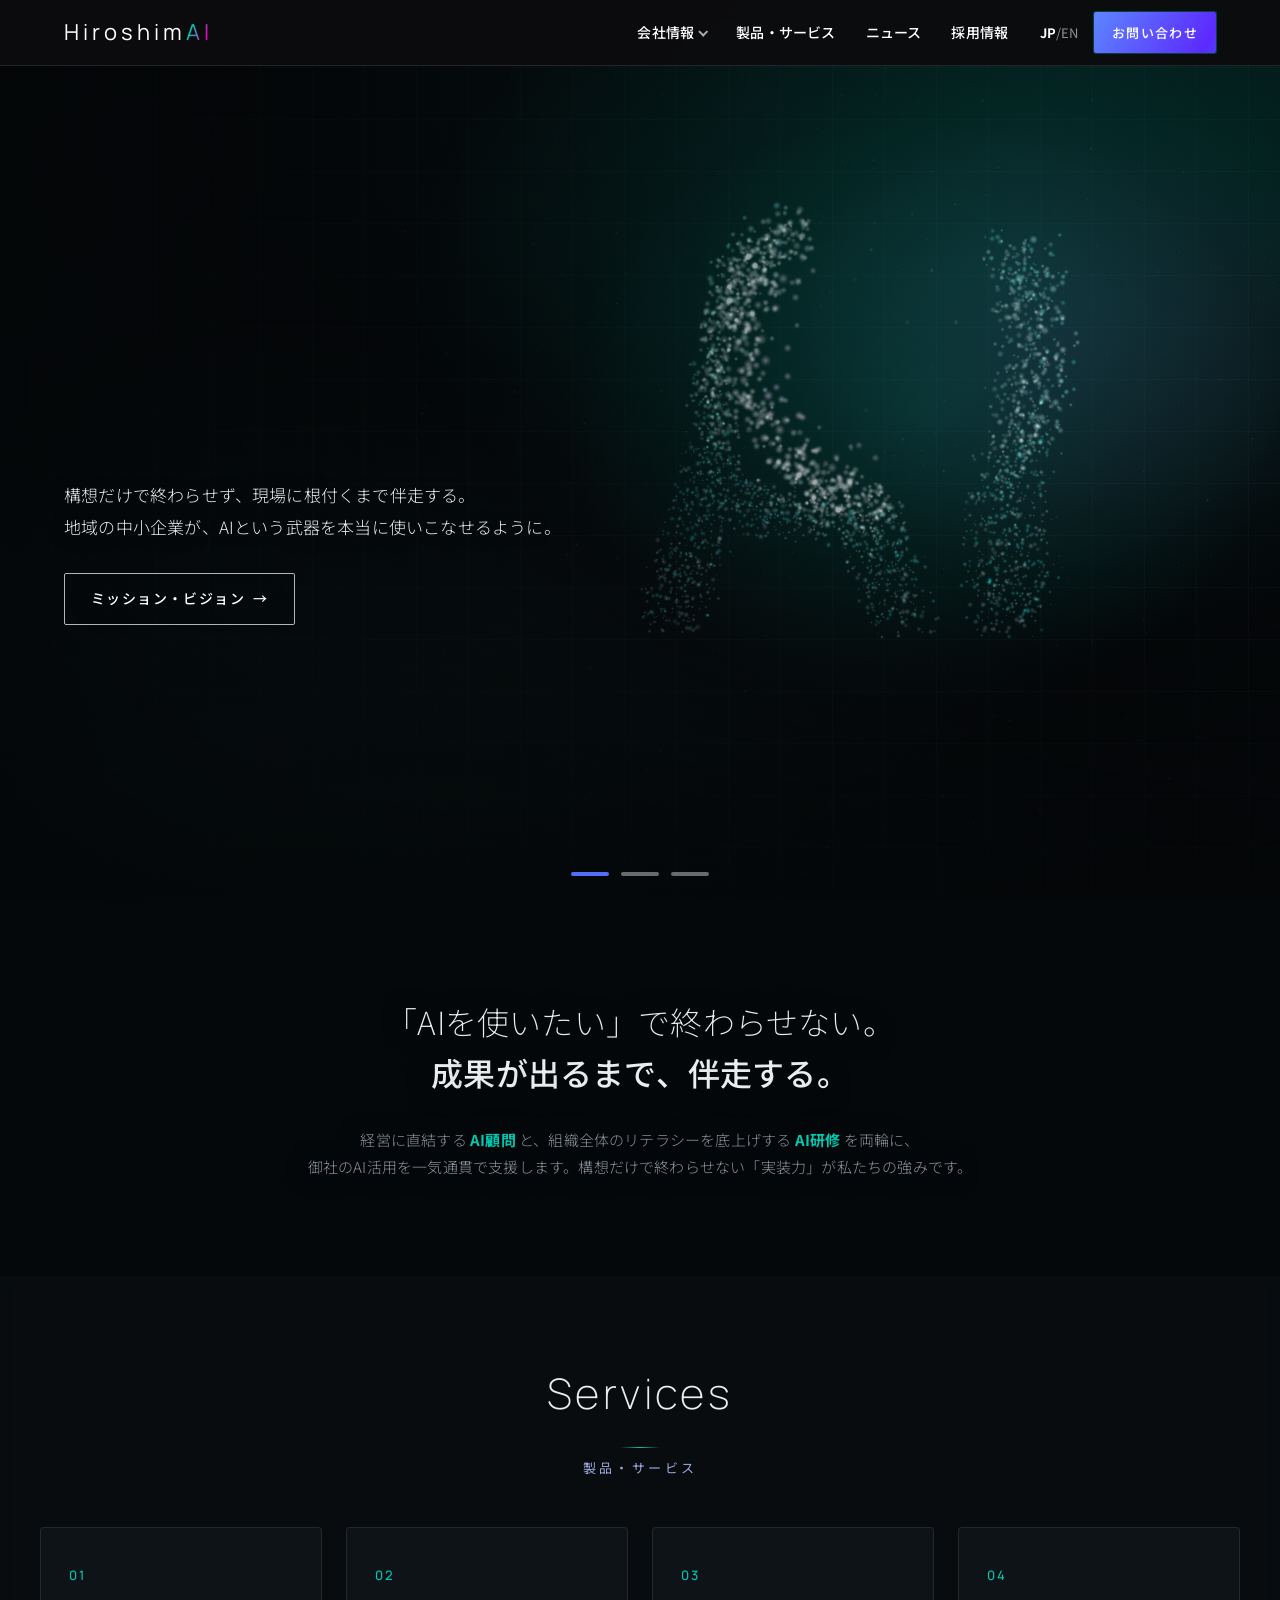
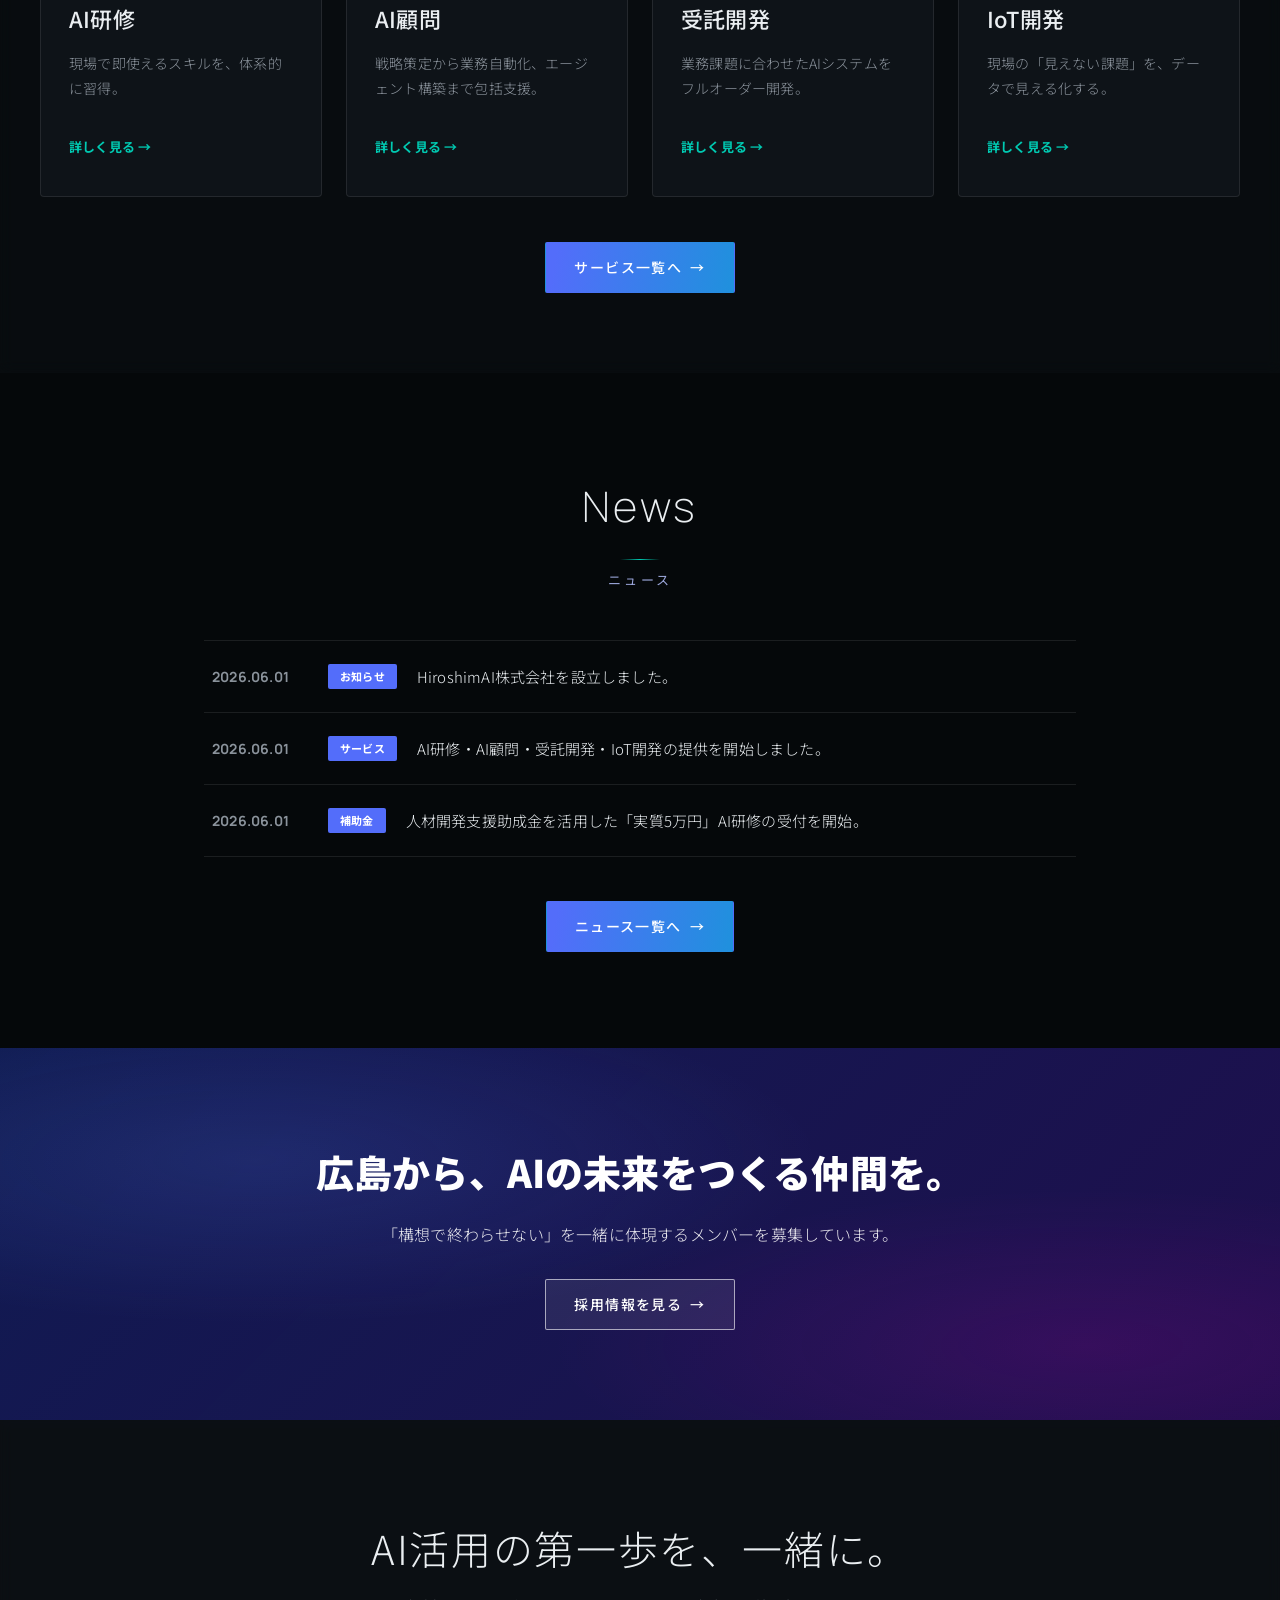
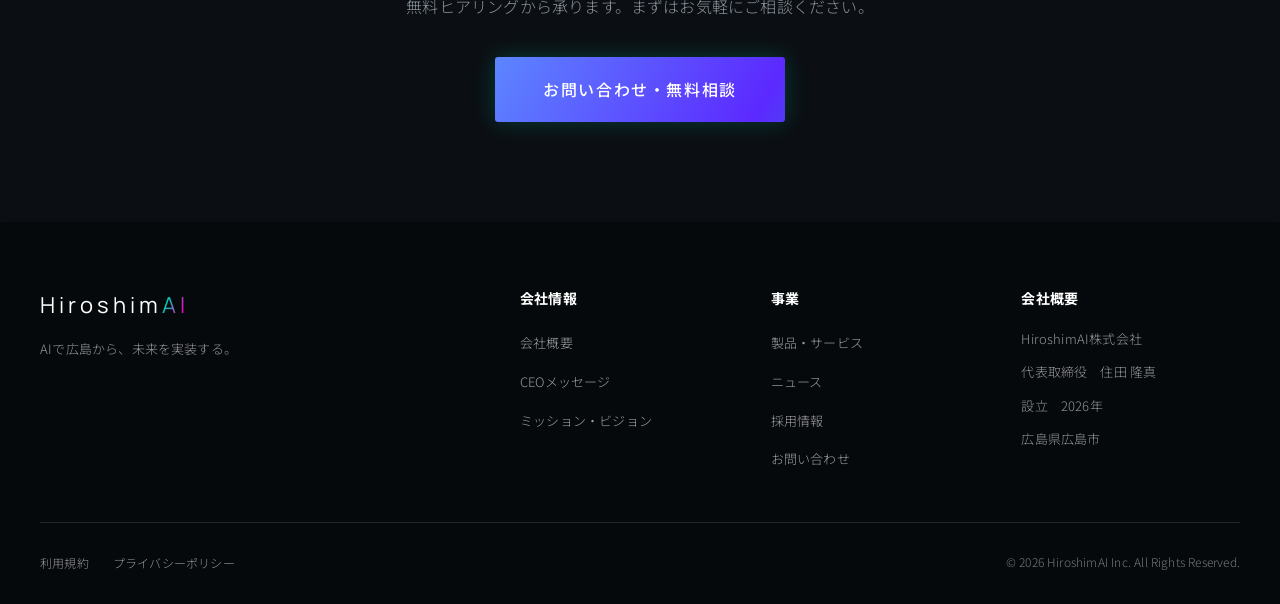
<file: index.html>
<!DOCTYPE html>
<html lang="ja">
<head>
  <meta charset="UTF-8" />
  <meta name="viewport" content="width=device-width, initial-scale=1.0" />
  <script>if(!(window.matchMedia&&matchMedia("(prefers-reduced-motion: reduce)").matches))document.documentElement.classList.add("anim");</script>
  <title>HiroshimAI株式会社 | AIで広島から、未来を実装する。</title>
  <meta name="description" content="HiroshimAI株式会社のコーポレートサイト。AI研修・AI顧問・受託開発・IoT開発で、地域の中小企業のAI活用を構想から実装まで一気通貫で支援します。" />
  <link rel="preconnect" href="https://fonts.googleapis.com" />
  <link rel="preconnect" href="https://fonts.gstatic.com" crossorigin />
  <link href="https://fonts.googleapis.com/css2?family=Manrope:wght@200..800&family=Noto+Sans+JP:wght@100..900&display=swap" rel="stylesheet" />
  <link rel="stylesheet" href="css/style.css" />
</head>
<body>
  <!-- ===== Welcome intro (≈5s) ===== -->
  <div class="intro" id="intro" role="presentation">
    <div class="intro-inner">
      <p class="intro-lead">AIで広島から、<br />未来を実装する。</p>
      <div class="intro-line"></div>
    </div>
  </div>

  <div id="app-header"></div>

  <main id="top">

    <!-- ===== Hero Carousel ===== -->
    <section class="hero" aria-label="メインビジュアル">
      <canvas class="hero-a-canvas" id="heroA" aria-label="触れるAIアニメーション"></canvas>
      <div class="hero-a-cursor" id="heroACursor" aria-hidden="true"></div>
      <div class="hero-overlay"></div>
      <div class="hero-track" id="heroTrack">
        <article class="hero-slide is-active">
          <div class="hero-copy">
            <p class="hero-kicker">VISION</p>
            <h1 class="hero-title">AIで広島から、<br />未来を実装する。</h1>
            <p class="hero-lead">構想だけで終わらせず、現場に根付くまで伴走する。<br />地域の中小企業が、AIという武器を本当に使いこなせるように。</p>
            <a href="company/vision.html" class="hero-link">ミッション・ビジョン</a>
          </div>
        </article>

        <article class="hero-slide">
          <div class="hero-copy">
            <p class="hero-kicker">MISSION</p>
            <h1 class="hero-title">「AIを使いたい」で、<br />終わらせない。</h1>
            <p class="hero-lead">大切なのは、導入して終わりではなく、成果が出るまで伴走すること。<br />私たちは「実装力」で、地域のAI活用を本気で前へ進めます。</p>
            <a href="company/message.html" class="hero-link">私たちの想い</a>
          </div>
        </article>

        <article class="hero-slide">
          <div class="hero-copy">
            <p class="hero-kicker">WHAT WE DO</p>
            <h1 class="hero-title">学ぶ・任せる・つくる。</h1>
            <p class="hero-lead">AI研修・AI顧問・受託開発・IoT。<br />AI活用のあらゆるフェーズで、御社の隣に立ちます。</p>
            <a href="services/index.html" class="hero-link">事業内容を見る</a>
          </div>
        </article>
      </div>
      <div class="hero-dots" id="heroDots" role="tablist" aria-label="スライド切り替え"></div>
    </section>

    <!-- ===== Mission ===== -->
    <section class="mission" aria-label="ミッション">
      <p class="mission-text">
        「AIを使いたい」で終わらせない。<br />
        <strong>成果が出るまで、伴走する。</strong>
      </p>
      <p class="mission-sub">
        経営に直結する <em>AI顧問</em> と、組織全体のリテラシーを底上げする <em>AI研修</em> を両輪に、<br class="pc-only" />
        御社のAI活用を一気通貫で支援します。構想だけで終わらせない「実装力」が私たちの強みです。
      </p>
    </section>

    <!-- ===== Services teaser ===== -->
    <section class="services" id="services">
      <div class="section-head">
        <h2 class="section-title">Services</h2>
        <p class="section-jp">製品・サービス</p>
      </div>

      <div class="service-grid">
        <a class="service-card" href="services/index.html#training" data-reveal>
          <div class="service-num">01</div>
          <h3>AI研修</h3>
          <p class="service-catch">現場で即使えるスキルを、体系的に習得。</p>
          <span class="service-go">詳しく見る</span>
        </a>
        <a class="service-card" href="services/index.html#advisory" data-reveal>
          <div class="service-num">02</div>
          <h3>AI顧問</h3>
          <p class="service-catch">戦略策定から業務自動化、エージェント構築まで包括支援。</p>
          <span class="service-go">詳しく見る</span>
        </a>
        <a class="service-card" href="services/index.html#dev" data-reveal>
          <div class="service-num">03</div>
          <h3>受託開発</h3>
          <p class="service-catch">業務課題に合わせたAIシステムをフルオーダー開発。</p>
          <span class="service-go">詳しく見る</span>
        </a>
        <a class="service-card" href="services/index.html#iot" data-reveal>
          <div class="service-num">04</div>
          <h3>IoT開発</h3>
          <p class="service-catch">現場の「見えない課題」を、データで見える化する。</p>
          <span class="service-go">詳しく見る</span>
        </a>
      </div>
      <div class="center"><a href="services/index.html" class="more-link">サービス一覧へ</a></div>
    </section>

    <!-- ===== News teaser ===== -->
    <section class="news" id="news">
      <div class="section-head">
        <h2 class="section-title">News</h2>
        <p class="section-jp">ニュース</p>
      </div>
      <ul class="news-list">
        <li data-reveal>
          <time datetime="2026-06-01">2026.06.01</time>
          <span class="news-cat">お知らせ</span>
          <a href="news/index.html">HiroshimAI株式会社を設立しました。</a>
        </li>
        <li data-reveal>
          <time datetime="2026-06-01">2026.06.01</time>
          <span class="news-cat">サービス</span>
          <a href="news/index.html">AI研修・AI顧問・受託開発・IoT開発の提供を開始しました。</a>
        </li>
        <li data-reveal>
          <time datetime="2026-06-01">2026.06.01</time>
          <span class="news-cat">補助金</span>
          <a href="news/index.html">人材開発支援助成金を活用した「実質5万円」AI研修の受付を開始。</a>
        </li>
      </ul>
      <div class="center"><a href="news/index.html" class="more-link">ニュース一覧へ</a></div>
    </section>

    <!-- ===== Recruit teaser ===== -->
    <section class="home-recruit">
      <h2>広島から、AIの未来をつくる仲間を。</h2>
      <p>「構想で終わらせない」を一緒に体現するメンバーを募集しています。</p>
      <a href="recruit/index.html" class="more-link">採用情報を見る</a>
    </section>

    <!-- ===== Contact CTA ===== -->
    <section class="contact" id="contact">
      <h2 class="contact-title">AI活用の第一歩を、<br class="sp-only" />一緒に。</h2>
      <p class="contact-lead">無料ヒアリングから承ります。まずはお気軽にご相談ください。</p>
      <a href="contact.html" class="contact-btn">お問い合わせ・無料相談</a>
    </section>

  </main>

  <div id="app-footer"></div>

  <script>
    (function () {
      var intro = document.getElementById("intro");
      if (!intro) return;
      var reduce = window.matchMedia && window.matchMedia("(prefers-reduced-motion: reduce)").matches;
      document.body.classList.add("intro-lock");

      /* type the vision line character by character (打ち込み) */
      var lead = intro.querySelector(".intro-lead");
      var caret = null;
      if (lead) {
        var chars = [];
        var frag = document.createDocumentFragment();
        Array.prototype.forEach.call(lead.childNodes, function (node) {
          if (node.nodeType === 3) {
            node.nodeValue.split("").forEach(function (ch) {
              var s = document.createElement("span");
              s.className = "intro-c";
              s.textContent = ch;
              frag.appendChild(s);
              chars.push(s);
            });
          } else {
            frag.appendChild(node.cloneNode(true));
          }
        });
        lead.innerHTML = "";
        lead.appendChild(frag);
        caret = document.createElement("span");
        caret.className = "intro-caret";
        caret.textContent = "▍";
        lead.appendChild(caret);

        if (reduce) {
          chars.forEach(function (c) { c.classList.add("on"); });
          if (caret) caret.classList.add("off");
        } else {
          var START = 700, STEP = 58;
          chars.forEach(function (c, i) {
            setTimeout(function () { c.classList.add("on"); }, START + i * STEP);
          });
          setTimeout(function () { if (caret) caret.classList.add("off"); }, START + chars.length * STEP + 700);
        }
      }

      var DUR = reduce ? 400 : 5000;
      var done = false;
      function end() {
        if (done) return;
        done = true;
        document.body.classList.remove("intro-lock");
        if (intro && intro.parentNode) intro.parentNode.removeChild(intro);
        window.scrollTo(0, 0);
        window.dispatchEvent(new Event("intro:done"));
      }
      var t = setTimeout(end, DUR);
      /* click / key to skip */
      intro.addEventListener("click", function () { clearTimeout(t); end(); });
      window.addEventListener("keydown", function (e) {
        if (e.key === "Escape" || e.key === "Enter" || e.key === " ") { clearTimeout(t); end(); }
      }, { once: true });
    })();
  </script>
  <script src="js/layout.js"></script>
  <script src="js/interactive-a.js"></script>
  <script src="js/home.js"></script>
</body>
</html>
</file>
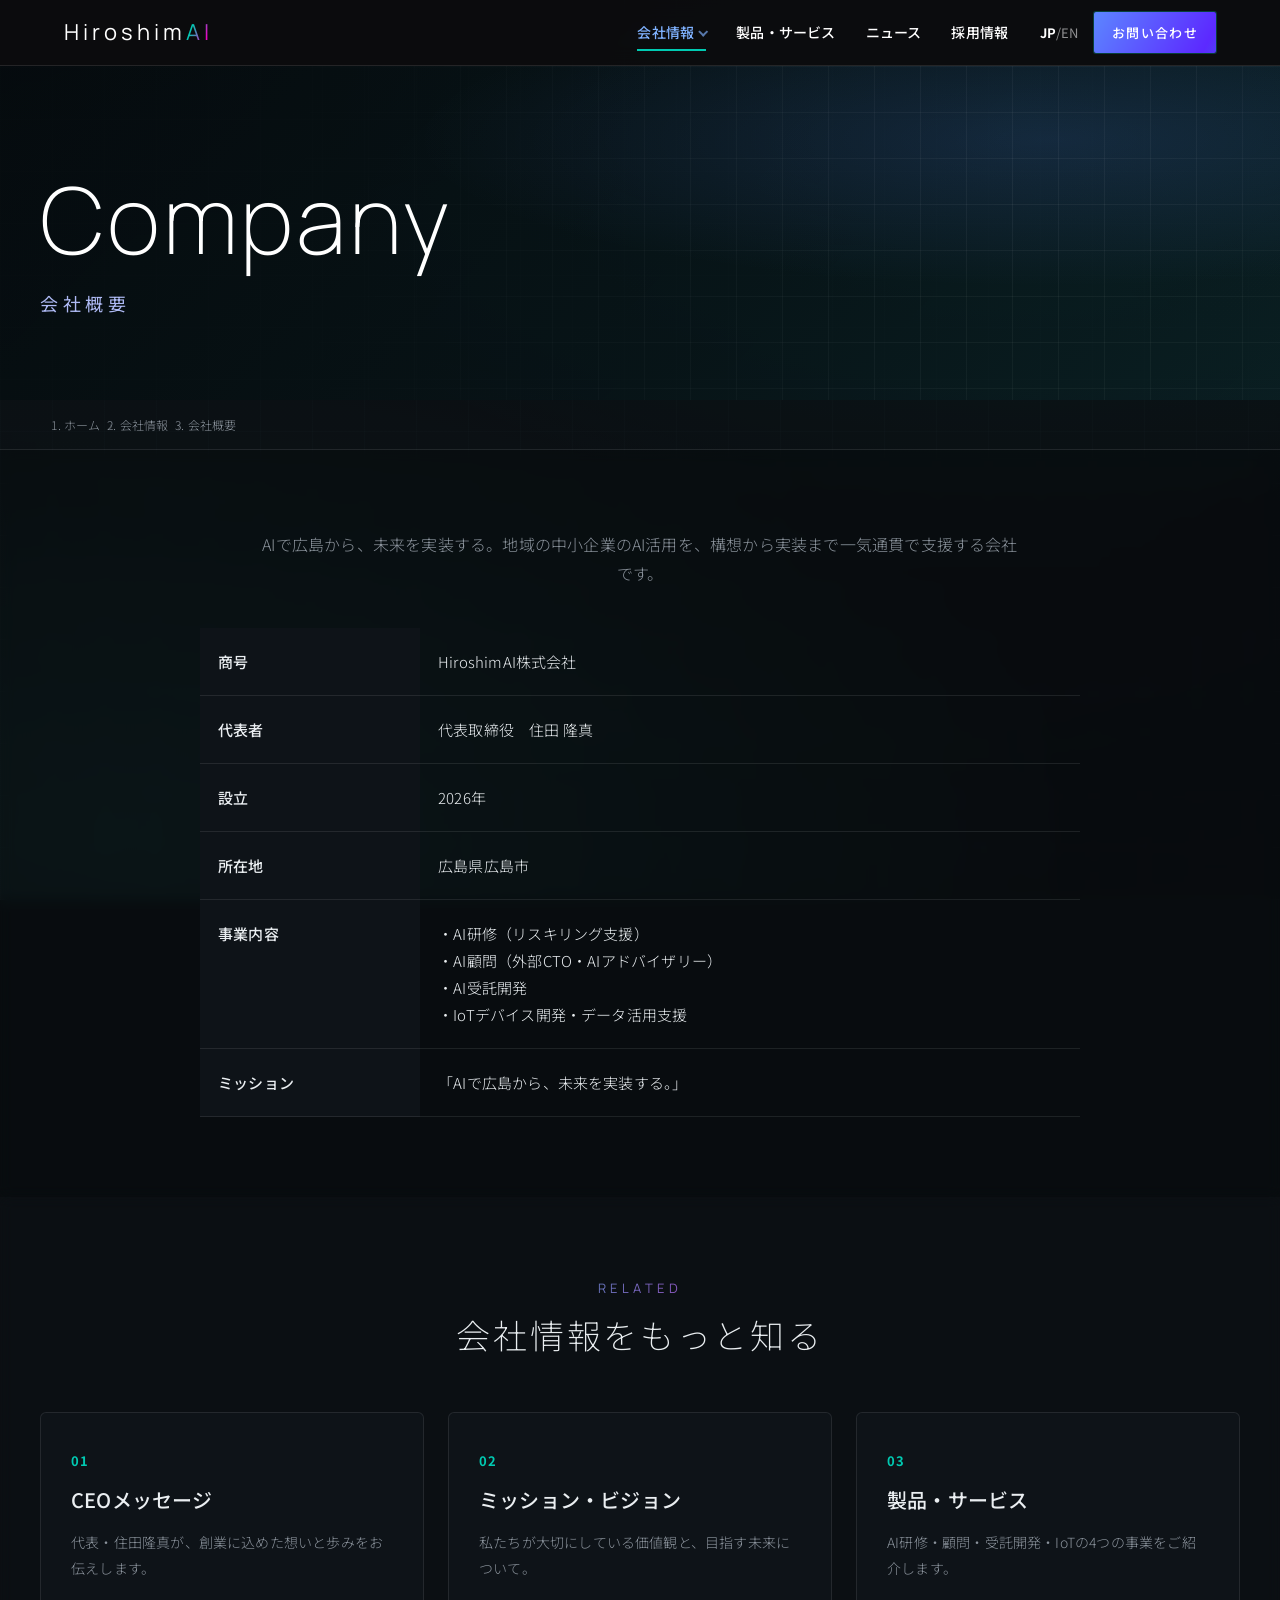
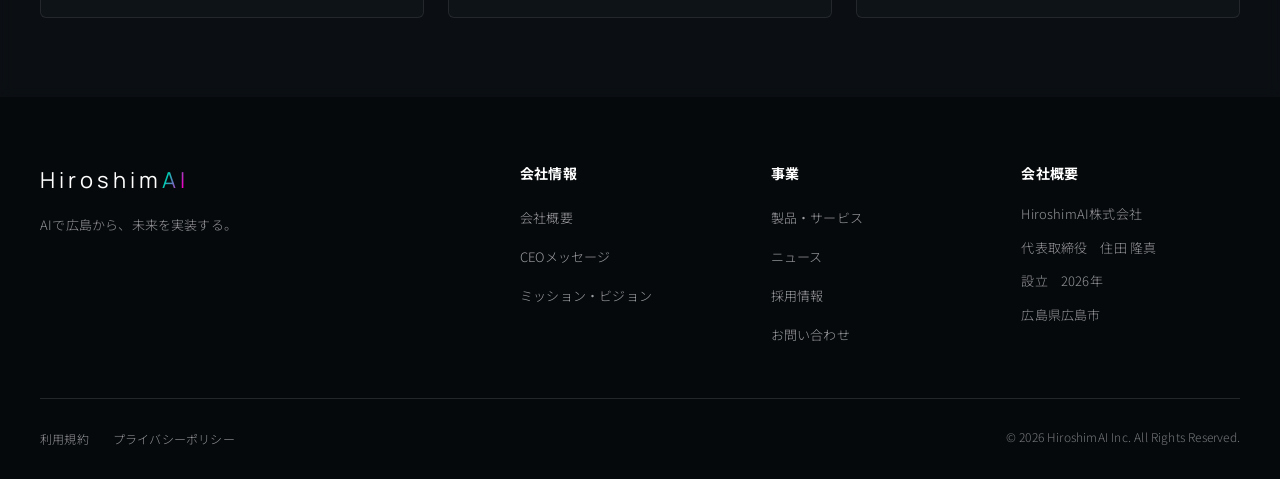
<file: company/index.html>
<!DOCTYPE html>
<html lang="ja">
<head>
  <meta charset="UTF-8" />
  <meta name="viewport" content="width=device-width, initial-scale=1.0" />
  <script>if(!(window.matchMedia&&matchMedia("(prefers-reduced-motion: reduce)").matches))document.documentElement.classList.add("anim");</script>
  <title>会社概要 | HiroshimAI株式会社</title>
  <meta name="description" content="HiroshimAI株式会社の会社概要。商号・代表者・設立・所在地・事業内容をご案内します。" />
  <link rel="preconnect" href="https://fonts.googleapis.com" />
  <link rel="preconnect" href="https://fonts.gstatic.com" crossorigin />
  <link href="https://fonts.googleapis.com/css2?family=Manrope:wght@200..800&family=Noto+Sans+JP:wght@100..900&display=swap" rel="stylesheet" />
  <link rel="stylesheet" href="../css/style.css" />
</head>
<body>
  <div id="app-header"></div>

  <main>
    <section class="page-hero">
      <div class="page-hero-inner">
        <h1>Company</h1>
        <p class="page-jp">会社概要</p>
      </div>
    </section>
    <nav class="breadcrumb" aria-label="パンくず">
      <ol>
        <li><a href="../index.html">ホーム</a></li>
        <li><a href="index.html">会社情報</a></li>
        <li>会社概要</li>
      </ol>
    </nav>

    <section class="page-section">
      <div class="inner">
        <p class="lead-text">AIで広島から、未来を実装する。地域の中小企業のAI活用を、構想から実装まで一気通貫で支援する会社です。</p>
        <table class="profile-table">
          <tbody>
            <tr><th>商号</th><td>HiroshimAI株式会社</td></tr>
            <tr><th>代表者</th><td>代表取締役　住田 隆真</td></tr>
            <tr><th>設立</th><td>2026年</td></tr>
            <tr><th>所在地</th><td>広島県広島市</td></tr>
            <tr><th>事業内容</th><td>
              ・AI研修（リスキリング支援）<br />
              ・AI顧問（外部CTO・AIアドバイザリー）<br />
              ・AI受託開発<br />
              ・IoTデバイス開発・データ活用支援
            </td></tr>
            <tr><th>ミッション</th><td>「AIで広島から、未来を実装する。」</td></tr>
          </tbody>
        </table>
      </div>
    </section>

    <section class="page-section alt">
      <div class="inner">
        <div class="block-head">
          <p class="en">RELATED</p>
          <h2>会社情報をもっと知る</h2>
        </div>
        <div class="value-grid">
          <a class="value-card" href="message.html" data-reveal>
            <p class="v-num">01</p>
            <h3>CEOメッセージ</h3>
            <p>代表・住田隆真が、創業に込めた想いと歩みをお伝えします。</p>
          </a>
          <a class="value-card" href="vision.html" data-reveal>
            <p class="v-num">02</p>
            <h3>ミッション・ビジョン</h3>
            <p>私たちが大切にしている価値観と、目指す未来について。</p>
          </a>
          <a class="value-card" href="../services/index.html" data-reveal>
            <p class="v-num">03</p>
            <h3>製品・サービス</h3>
            <p>AI研修・顧問・受託開発・IoTの4つの事業をご紹介します。</p>
          </a>
        </div>
      </div>
    </section>
  </main>

  <div id="app-footer"></div>
  <script>window.SITE_ROOT = "../";</script>
  <script src="../js/layout.js"></script>
</body>
</html>
</file>
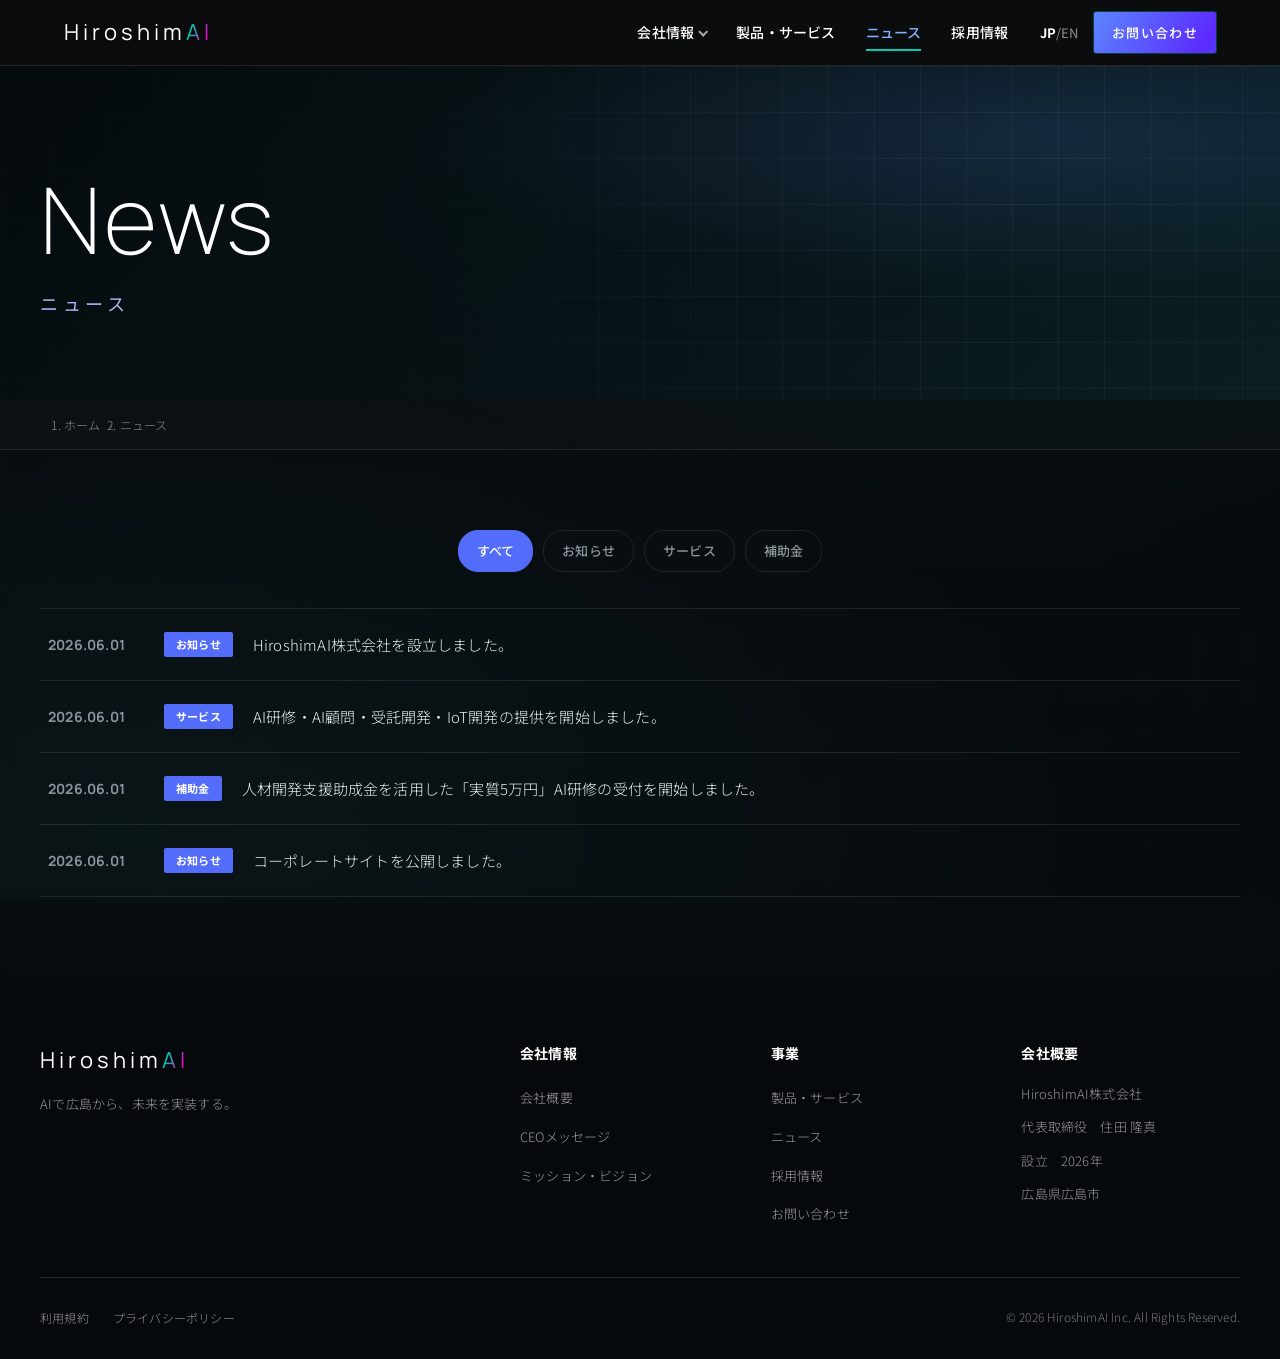
<file: news/index.html>
<!DOCTYPE html>
<html lang="ja">
<head>
  <meta charset="UTF-8" />
  <meta name="viewport" content="width=device-width, initial-scale=1.0" />
  <script>if(!(window.matchMedia&&matchMedia("(prefers-reduced-motion: reduce)").matches))document.documentElement.classList.add("anim");</script>
  <title>ニュース | HiroshimAI株式会社</title>
  <meta name="description" content="HiroshimAI株式会社からのお知らせ・ニュース一覧。" />
  <link rel="preconnect" href="https://fonts.googleapis.com" />
  <link rel="preconnect" href="https://fonts.gstatic.com" crossorigin />
  <link href="https://fonts.googleapis.com/css2?family=Manrope:wght@200..800&family=Noto+Sans+JP:wght@100..900&display=swap" rel="stylesheet" />
  <link rel="stylesheet" href="../css/style.css" />
</head>
<body>
  <div id="app-header"></div>

  <main>
    <section class="page-hero">
      <div class="page-hero-inner">
        <h1>News</h1>
        <p class="page-jp">ニュース</p>
      </div>
    </section>
    <nav class="breadcrumb" aria-label="パンくず">
      <ol>
        <li><a href="../index.html">ホーム</a></li>
        <li>ニュース</li>
      </ol>
    </nav>

    <section class="page-section">
      <div class="inner">
        <div class="news-filter">
          <span class="on">すべて</span>
          <span>お知らせ</span>
          <span>サービス</span>
          <span>補助金</span>
        </div>
        <ul class="news-list">
          <li data-reveal>
            <time datetime="2026-06-01">2026.06.01</time>
            <span class="news-cat">お知らせ</span>
            <a href="#">HiroshimAI株式会社を設立しました。</a>
          </li>
          <li data-reveal>
            <time datetime="2026-06-01">2026.06.01</time>
            <span class="news-cat">サービス</span>
            <a href="#">AI研修・AI顧問・受託開発・IoT開発の提供を開始しました。</a>
          </li>
          <li data-reveal>
            <time datetime="2026-06-01">2026.06.01</time>
            <span class="news-cat">補助金</span>
            <a href="#">人材開発支援助成金を活用した「実質5万円」AI研修の受付を開始しました。</a>
          </li>
          <li data-reveal>
            <time datetime="2026-06-01">2026.06.01</time>
            <span class="news-cat">お知らせ</span>
            <a href="#">コーポレートサイトを公開しました。</a>
          </li>
        </ul>
      </div>
    </section>
  </main>

  <div id="app-footer"></div>
  <script>window.SITE_ROOT = "../";</script>
  <script src="../js/layout.js"></script>
</body>
</html>
</file>
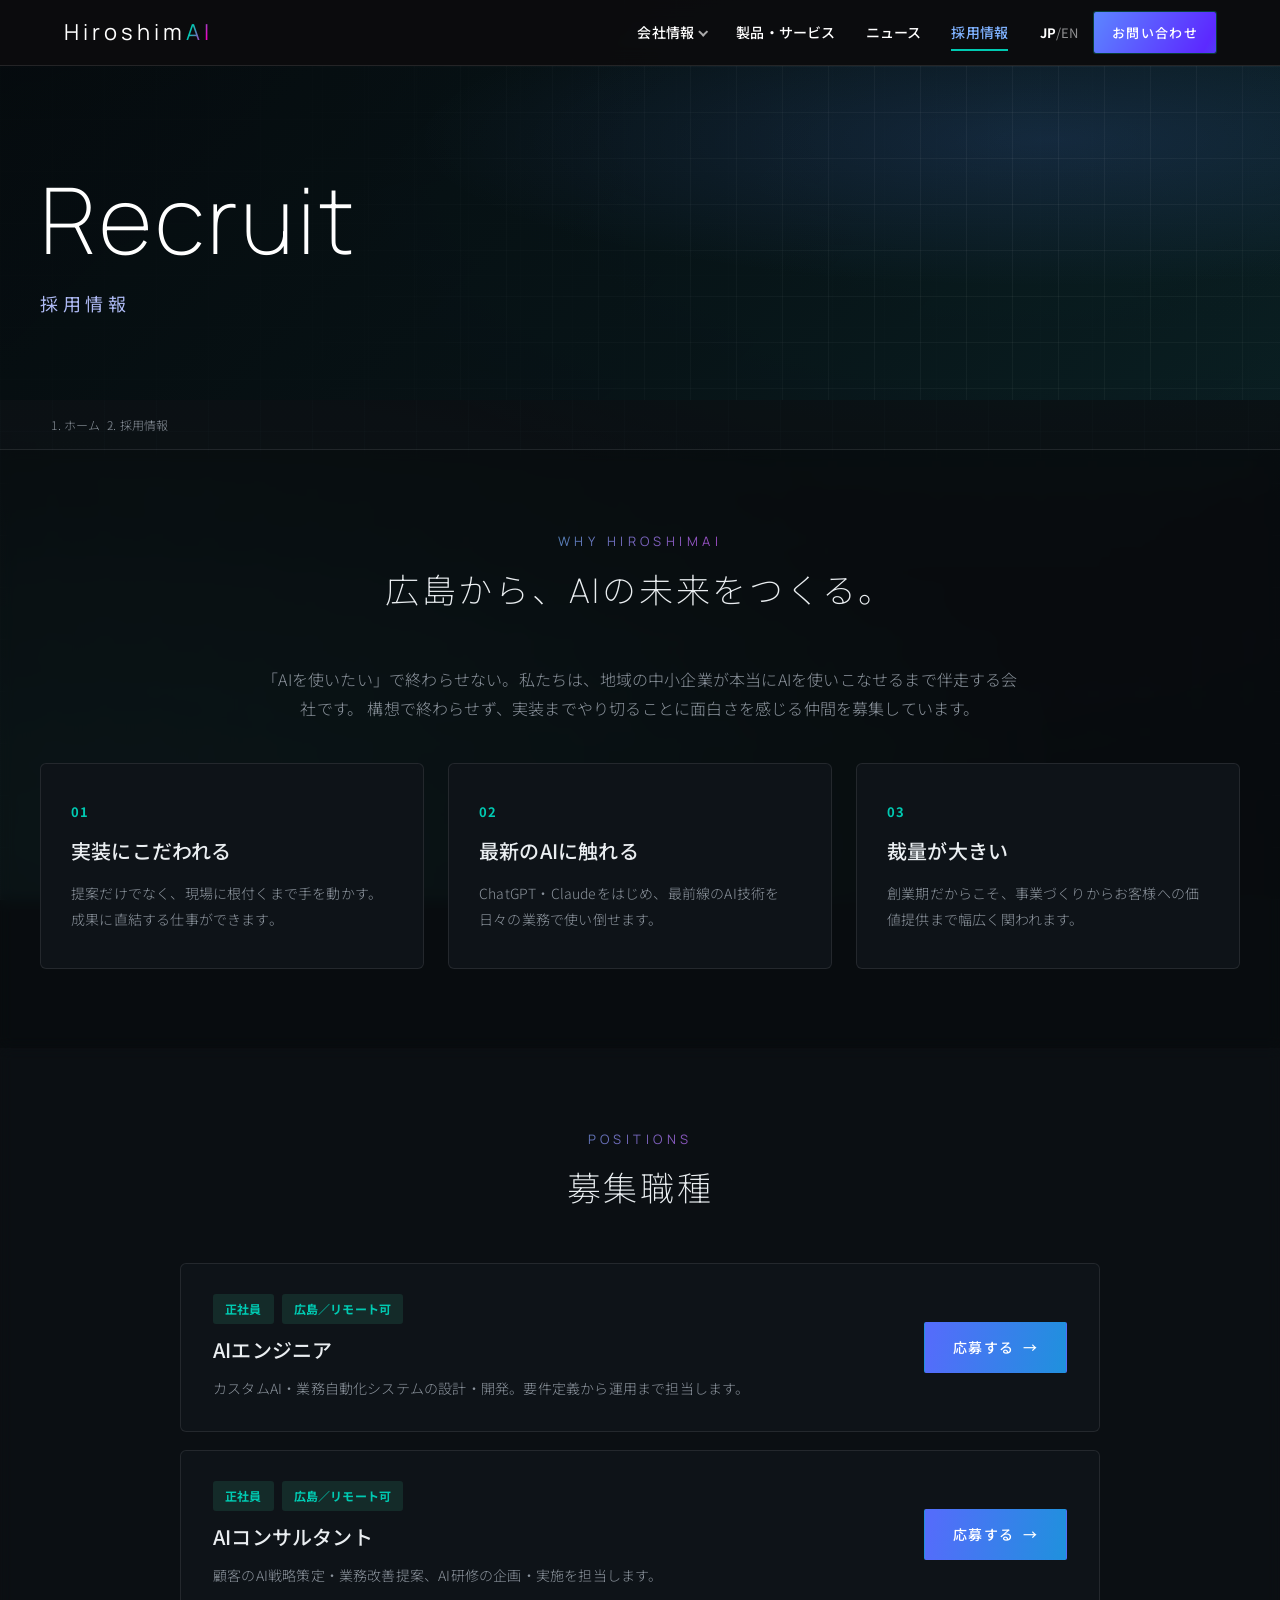
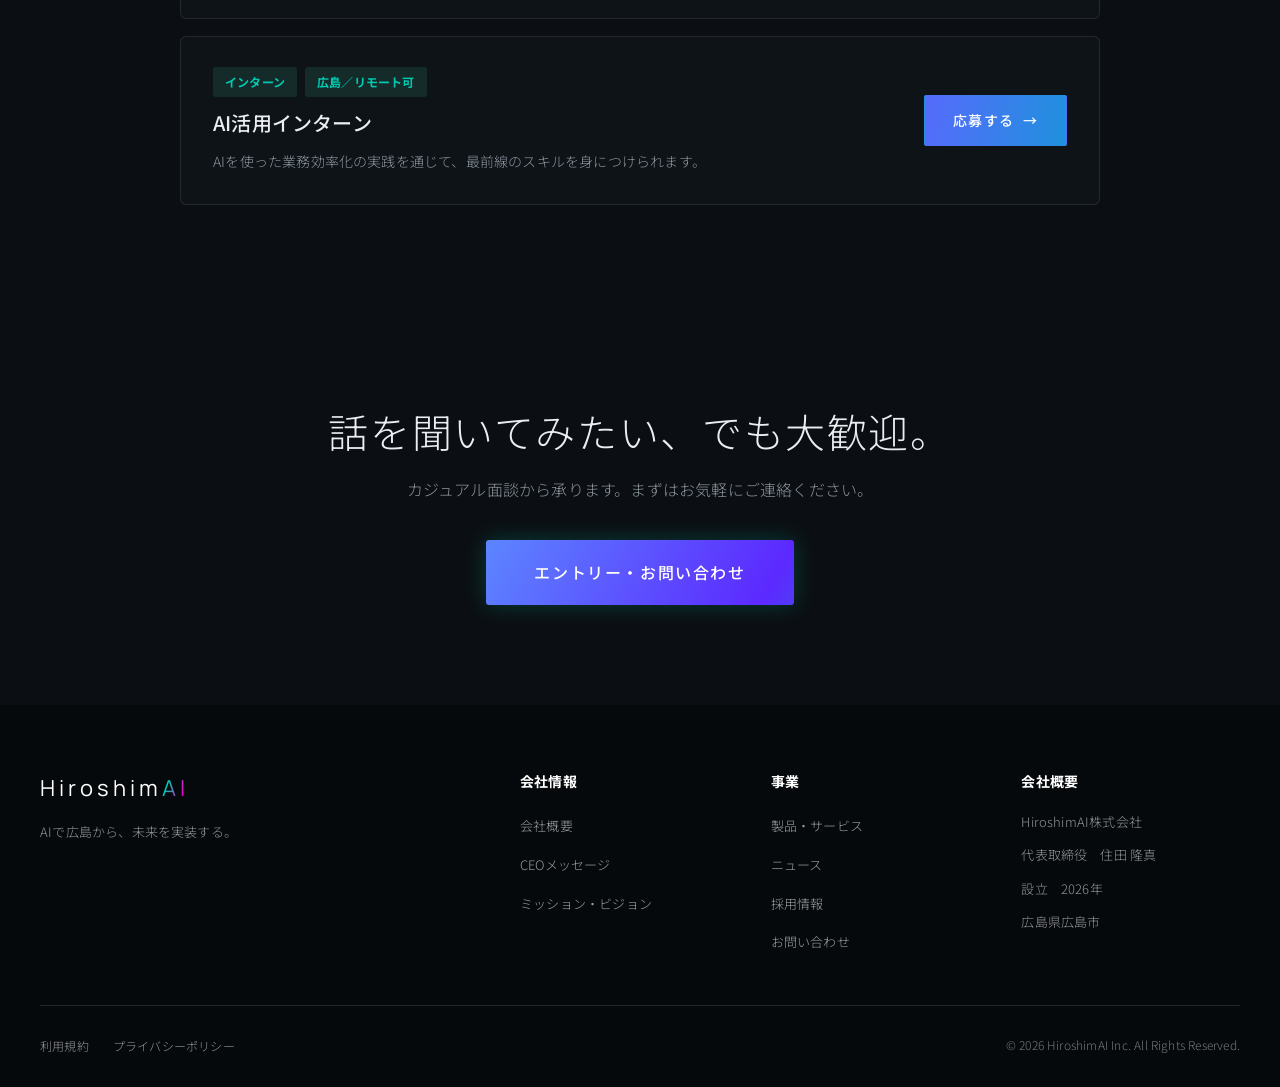
<file: recruit/index.html>
<!DOCTYPE html>
<html lang="ja">
<head>
  <meta charset="UTF-8" />
  <meta name="viewport" content="width=device-width, initial-scale=1.0" />
  <script>if(!(window.matchMedia&&matchMedia("(prefers-reduced-motion: reduce)").matches))document.documentElement.classList.add("anim");</script>
  <title>採用情報 | HiroshimAI株式会社</title>
  <meta name="description" content="HiroshimAI株式会社の採用情報。広島からAIの未来をつくる仲間を募集しています。" />
  <link rel="preconnect" href="https://fonts.googleapis.com" />
  <link rel="preconnect" href="https://fonts.gstatic.com" crossorigin />
  <link href="https://fonts.googleapis.com/css2?family=Manrope:wght@200..800&family=Noto+Sans+JP:wght@100..900&display=swap" rel="stylesheet" />
  <link rel="stylesheet" href="../css/style.css" />
</head>
<body>
  <div id="app-header"></div>

  <main>
    <section class="page-hero">
      <div class="page-hero-inner">
        <h1>Recruit</h1>
        <p class="page-jp">採用情報</p>
      </div>
    </section>
    <nav class="breadcrumb" aria-label="パンくず">
      <ol>
        <li><a href="../index.html">ホーム</a></li>
        <li>採用情報</li>
      </ol>
    </nav>

    <section class="page-section">
      <div class="inner">
        <div class="block-head"><p class="en">WHY HIROSHIMAI</p><h2>広島から、AIの未来をつくる。</h2></div>
        <p class="lead-text">
          「AIを使いたい」で終わらせない。私たちは、地域の中小企業が本当にAIを使いこなせるまで伴走する会社です。
          構想で終わらせず、実装までやり切ることに面白さを感じる仲間を募集しています。
        </p>
        <div class="recruit-values">
          <div class="value-card" data-reveal>
            <p class="v-num">01</p><h3>実装にこだわれる</h3>
            <p>提案だけでなく、現場に根付くまで手を動かす。成果に直結する仕事ができます。</p>
          </div>
          <div class="value-card" data-reveal>
            <p class="v-num">02</p><h3>最新のAIに触れる</h3>
            <p>ChatGPT・Claudeをはじめ、最前線のAI技術を日々の業務で使い倒せます。</p>
          </div>
          <div class="value-card" data-reveal>
            <p class="v-num">03</p><h3>裁量が大きい</h3>
            <p>創業期だからこそ、事業づくりからお客様への価値提供まで幅広く関われます。</p>
          </div>
        </div>
      </div>
    </section>

    <section class="page-section alt">
      <div class="inner">
        <div class="block-head"><p class="en">POSITIONS</p><h2>募集職種</h2></div>
        <div class="job-list">
          <article class="job-card" data-reveal>
            <div>
              <div class="job-tags"><span>正社員</span><span>広島／リモート可</span></div>
              <h3>AIエンジニア</h3>
              <p>カスタムAI・業務自動化システムの設計・開発。要件定義から運用まで担当します。</p>
            </div>
            <a class="more-link job-apply" href="../contact.html">応募する</a>
          </article>
          <article class="job-card" data-reveal>
            <div>
              <div class="job-tags"><span>正社員</span><span>広島／リモート可</span></div>
              <h3>AIコンサルタント</h3>
              <p>顧客のAI戦略策定・業務改善提案、AI研修の企画・実施を担当します。</p>
            </div>
            <a class="more-link job-apply" href="../contact.html">応募する</a>
          </article>
          <article class="job-card" data-reveal>
            <div>
              <div class="job-tags"><span>インターン</span><span>広島／リモート可</span></div>
              <h3>AI活用インターン</h3>
              <p>AIを使った業務効率化の実践を通じて、最前線のスキルを身につけられます。</p>
            </div>
            <a class="more-link job-apply" href="../contact.html">応募する</a>
          </article>
        </div>
      </div>
    </section>

    <section class="contact">
      <h2 class="contact-title">話を聞いてみたい、でも大歓迎。</h2>
      <p class="contact-lead">カジュアル面談から承ります。まずはお気軽にご連絡ください。</p>
      <a href="../contact.html" class="contact-btn">エントリー・お問い合わせ</a>
    </section>
  </main>

  <div id="app-footer"></div>
  <script>window.SITE_ROOT = "../";</script>
  <script src="../js/layout.js"></script>
</body>
</html>
</file>
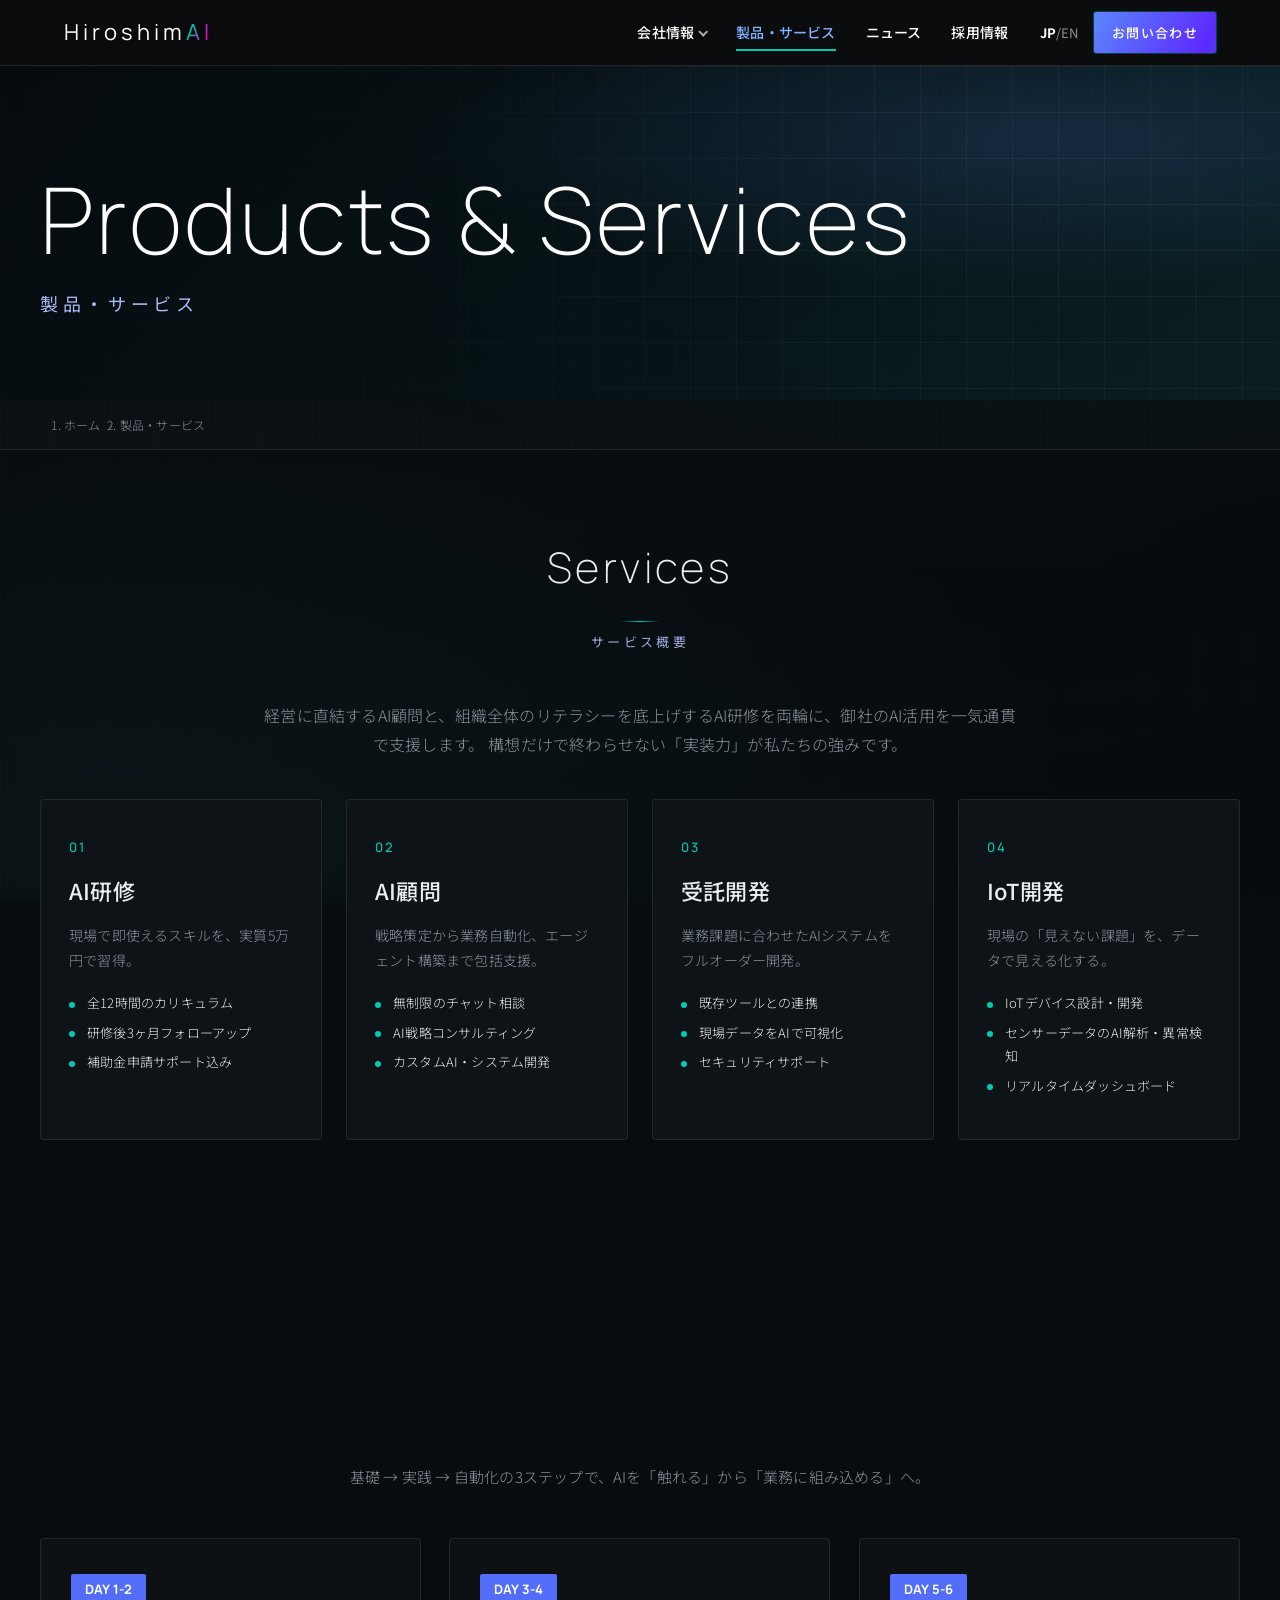
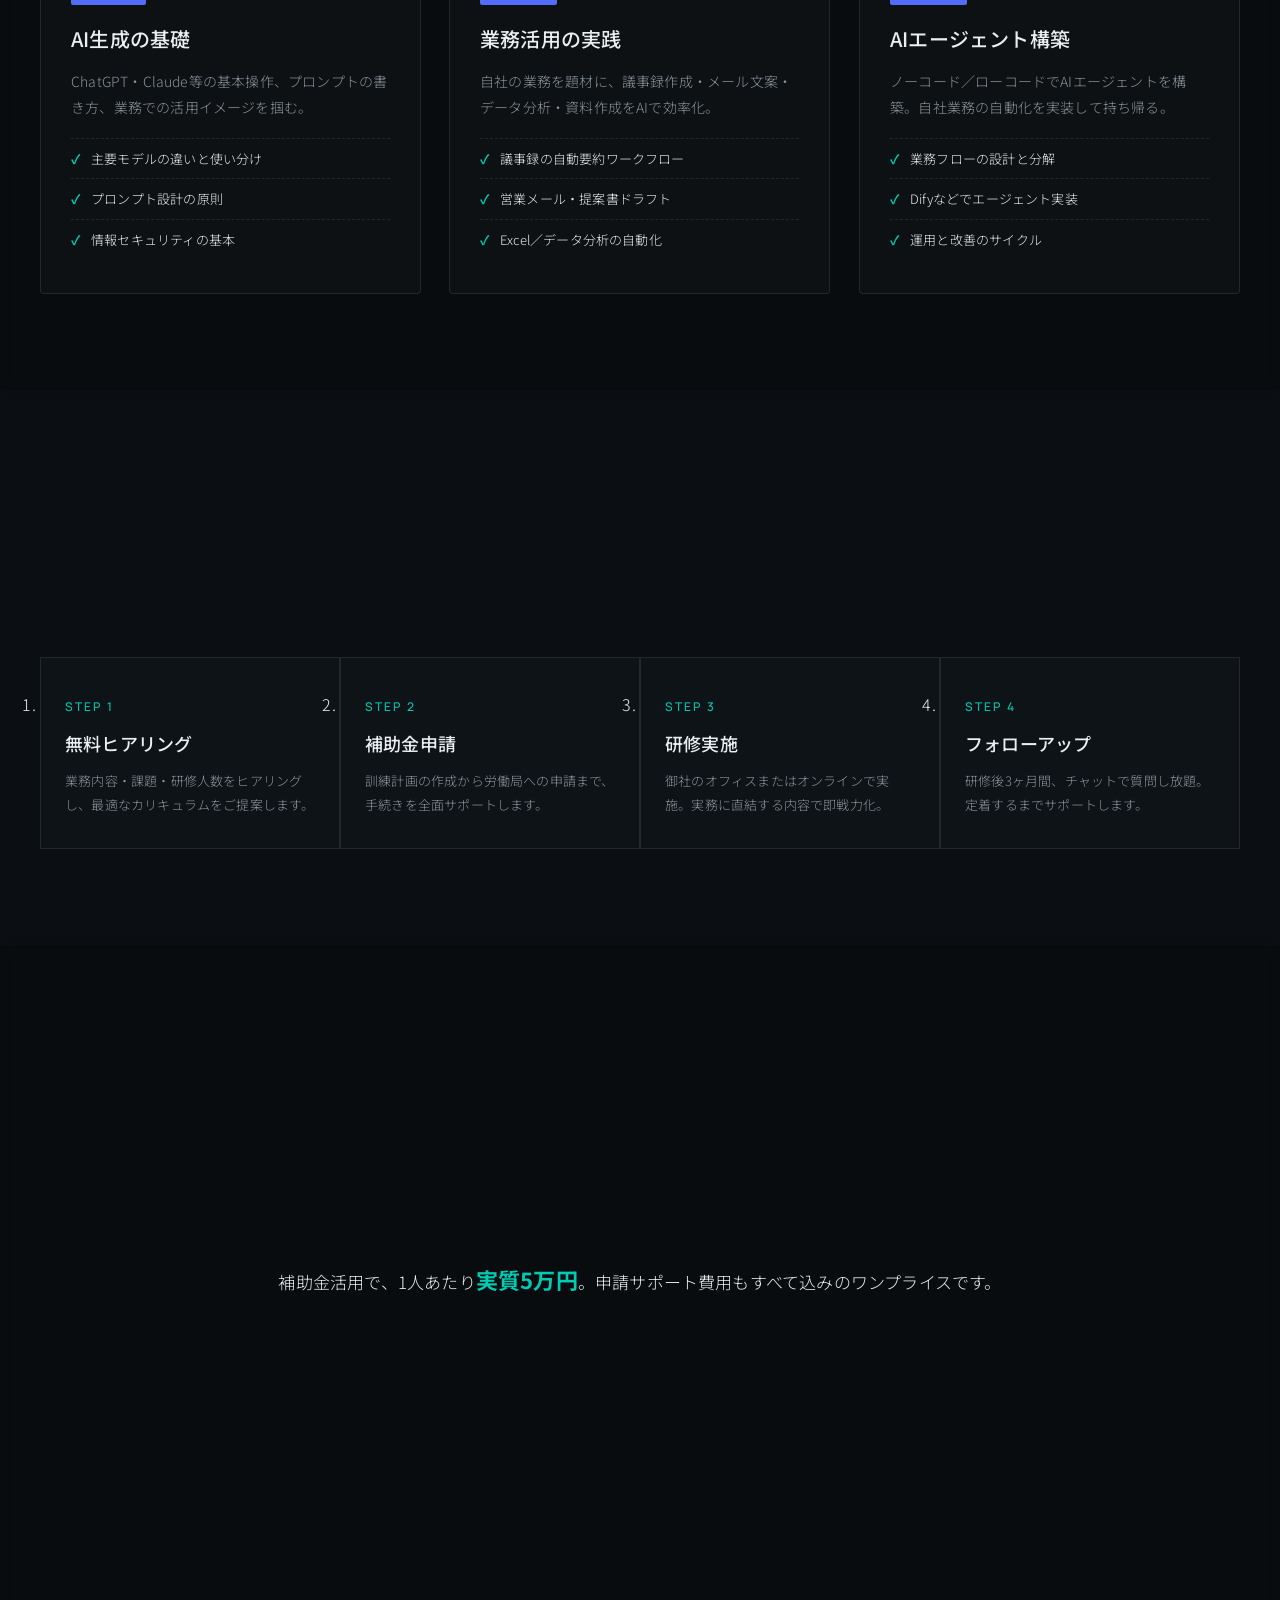
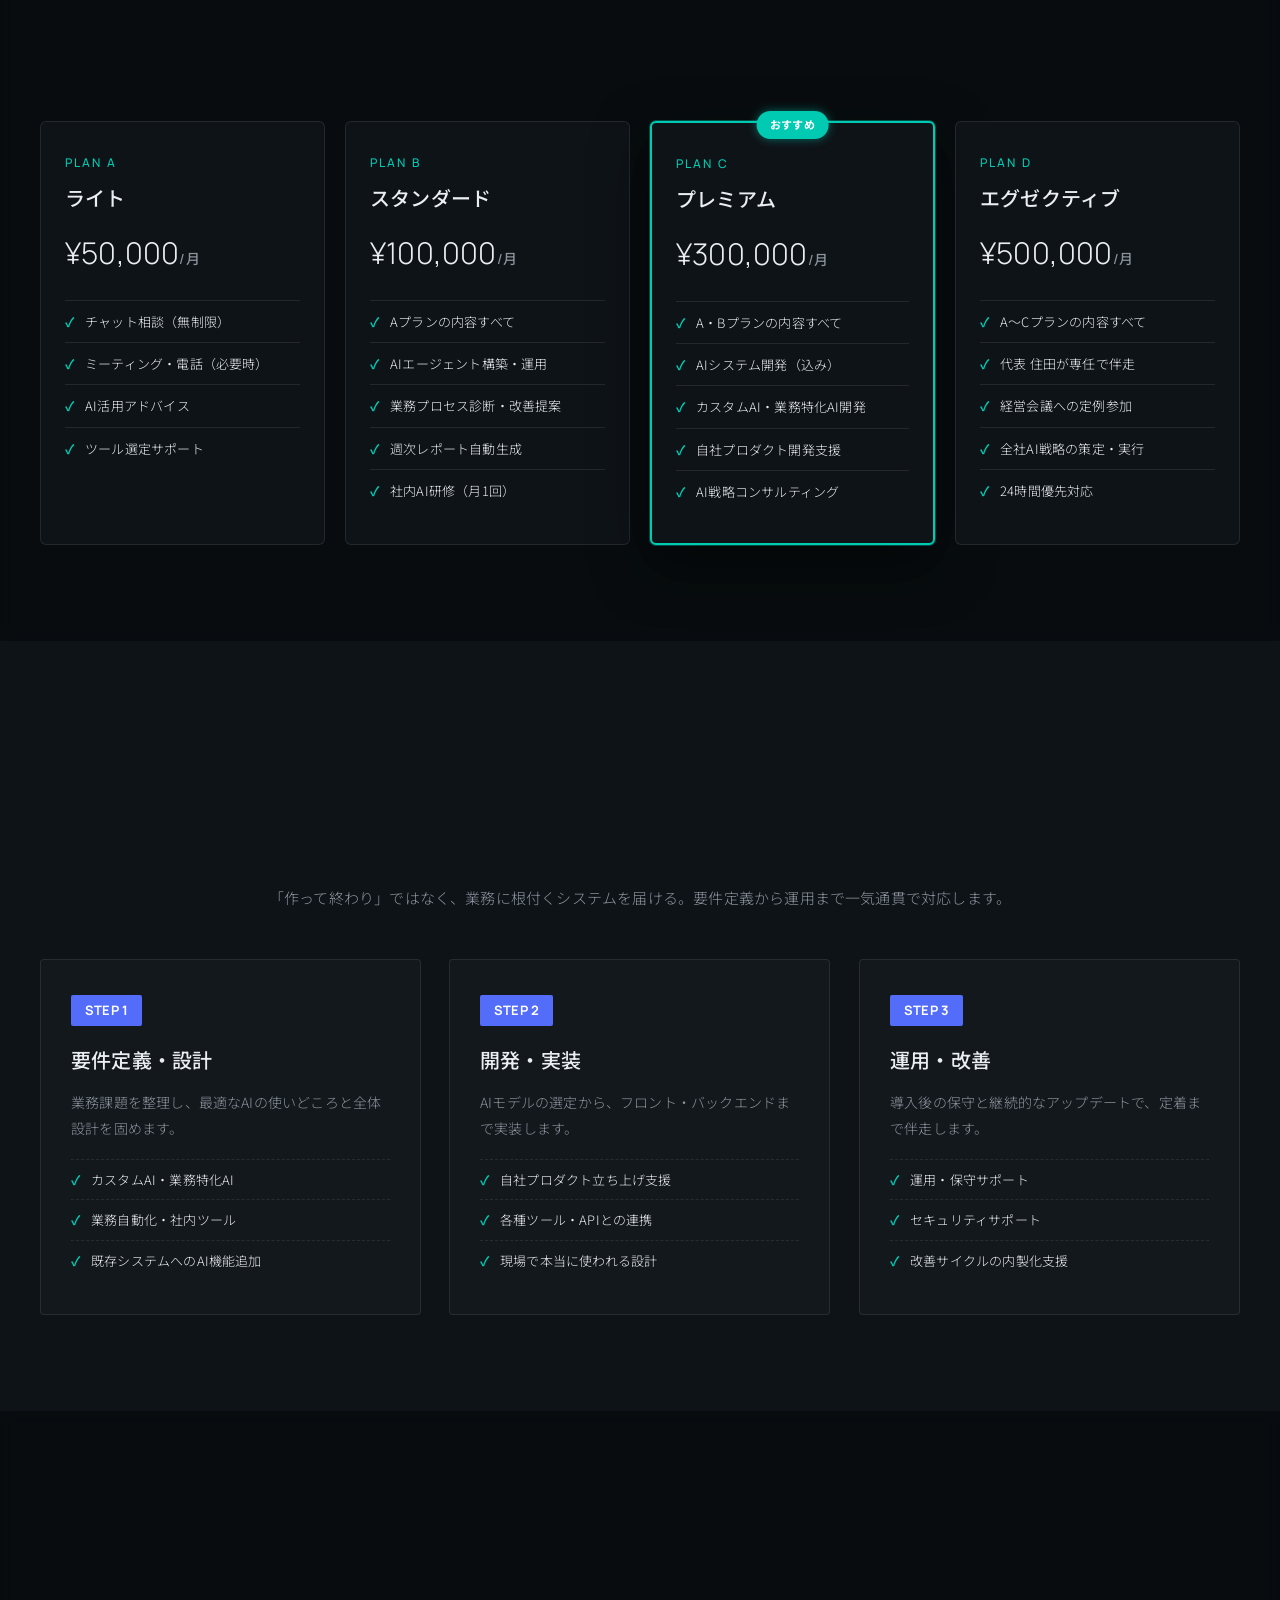
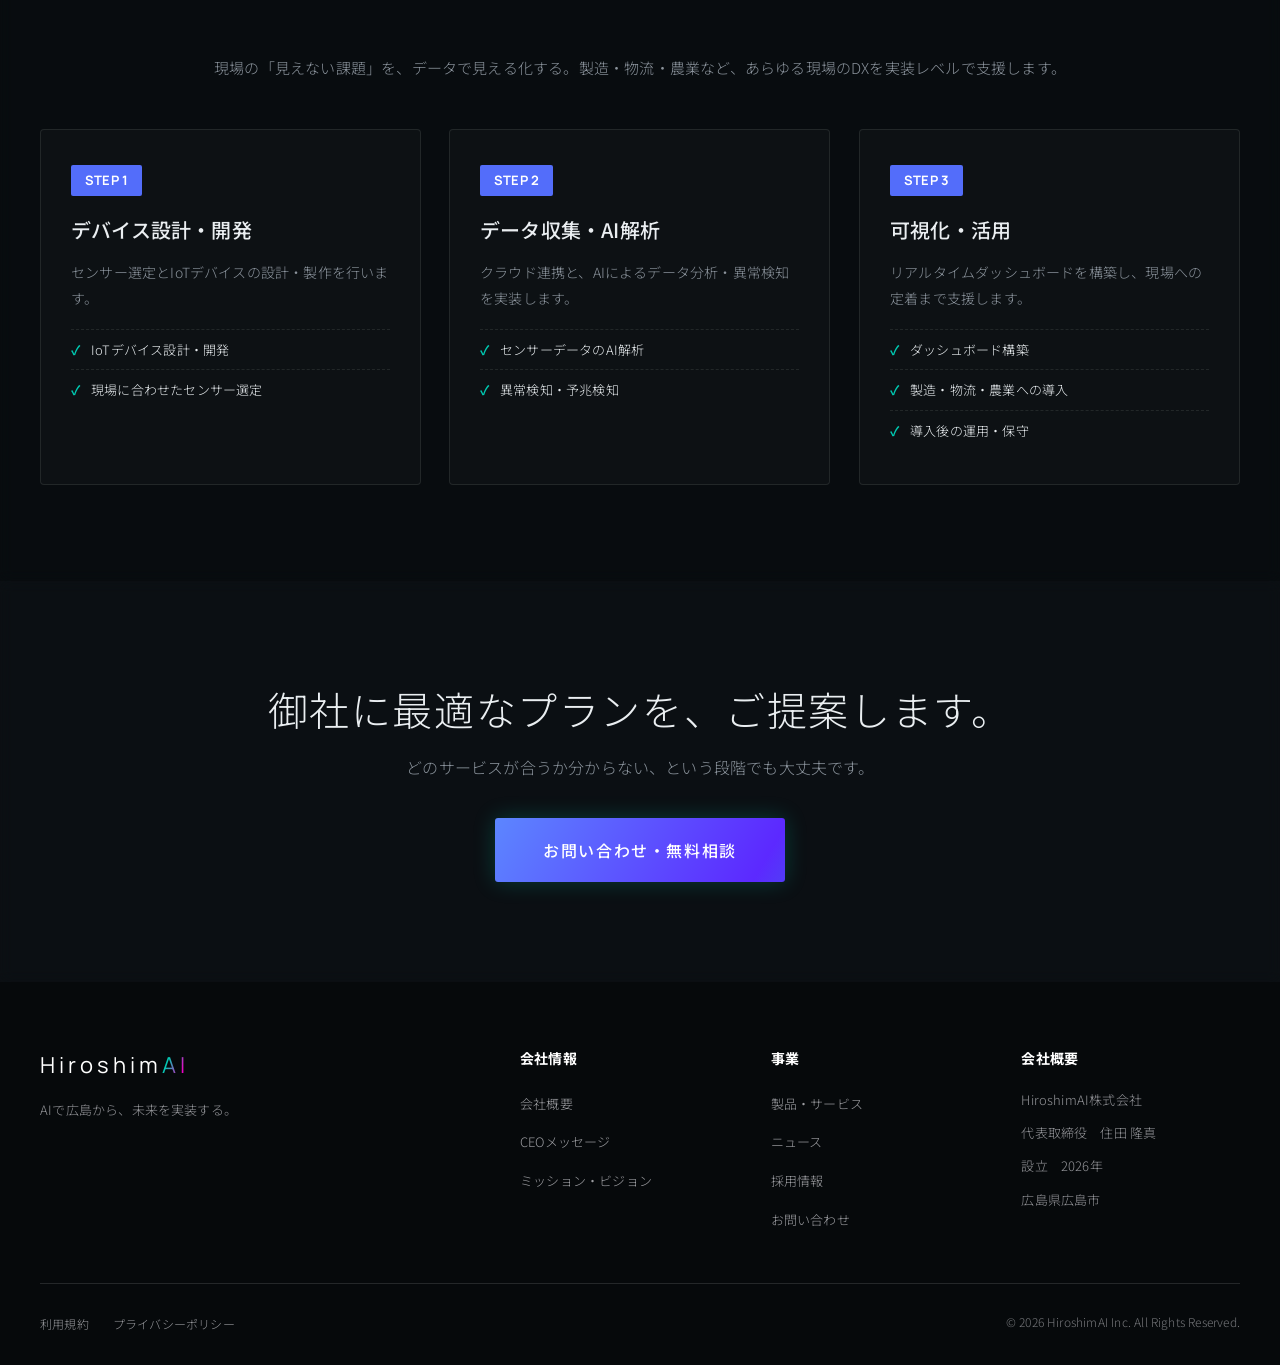
<file: services/index.html>
<!DOCTYPE html>
<html lang="ja">
<head>
  <meta charset="UTF-8" />
  <meta name="viewport" content="width=device-width, initial-scale=1.0" />
  <script>if(!(window.matchMedia&&matchMedia("(prefers-reduced-motion: reduce)").matches))document.documentElement.classList.add("anim");</script>
  <title>製品・サービス | HiroshimAI株式会社</title>
  <meta name="description" content="HiroshimAIのサービス。AI研修・AI顧問・受託開発・IoT開発で、御社のAI活用を構想から実装まで一気通貫で支援します。" />
  <link rel="preconnect" href="https://fonts.googleapis.com" />
  <link rel="preconnect" href="https://fonts.gstatic.com" crossorigin />
  <link href="https://fonts.googleapis.com/css2?family=Manrope:wght@200..800&family=Noto+Sans+JP:wght@100..900&display=swap" rel="stylesheet" />
  <link rel="stylesheet" href="../css/style.css" />
</head>
<body>
  <div id="app-header"></div>

  <main>
    <section class="page-hero">
      <div class="page-hero-inner">
        <h1>Products &amp; Services</h1>
        <p class="page-jp">製品・サービス</p>
      </div>
    </section>
    <nav class="breadcrumb" aria-label="パンくず">
      <ol>
        <li><a href="../index.html">ホーム</a></li>
        <li>製品・サービス</li>
      </ol>
    </nav>

    <!-- overview -->
    <section class="services">
      <div class="section-head">
        <h2 class="section-title">Services</h2>
        <p class="section-jp">サービス概要</p>
      </div>
      <p class="lead-text">
        経営に直結するAI顧問と、組織全体のリテラシーを底上げするAI研修を両輪に、御社のAI活用を一気通貫で支援します。
        構想だけで終わらせない「実装力」が私たちの強みです。
      </p>
      <div class="service-grid">
        <a class="service-card" href="#training" data-reveal>
          <div class="service-num">01</div>
          <h3>AI研修</h3>
          <p class="service-catch">現場で即使えるスキルを、実質5万円で習得。</p>
          <ul class="service-points">
            <li>全12時間のカリキュラム</li>
            <li>研修後3ヶ月フォローアップ</li>
            <li>補助金申請サポート込み</li>
          </ul>
        </a>
        <a class="service-card" href="#advisory" data-reveal>
          <div class="service-num">02</div>
          <h3>AI顧問</h3>
          <p class="service-catch">戦略策定から業務自動化、エージェント構築まで包括支援。</p>
          <ul class="service-points">
            <li>無制限のチャット相談</li>
            <li>AI戦略コンサルティング</li>
            <li>カスタムAI・システム開発</li>
          </ul>
        </a>
        <a class="service-card" href="#dev" data-reveal>
          <div class="service-num">03</div>
          <h3>受託開発</h3>
          <p class="service-catch">業務課題に合わせたAIシステムをフルオーダー開発。</p>
          <ul class="service-points">
            <li>既存ツールとの連携</li>
            <li>現場データをAIで可視化</li>
            <li>セキュリティサポート</li>
          </ul>
        </a>
        <a class="service-card" href="#iot" data-reveal>
          <div class="service-num">04</div>
          <h3>IoT開発</h3>
          <p class="service-catch">現場の「見えない課題」を、データで見える化する。</p>
          <ul class="service-points">
            <li>IoTデバイス設計・開発</li>
            <li>センサーデータのAI解析・異常検知</li>
            <li>リアルタイムダッシュボード</li>
          </ul>
        </a>
      </div>
    </section>

    <!-- AI研修 -->
    <section class="steps" id="training">
      <div class="section-head">
        <h2 class="section-title">AI Training</h2>
        <p class="section-jp">AI研修 ― ３STEPのカリキュラム</p>
      </div>
      <p class="steps-lead">基礎 → 実践 → 自動化の3ステップで、AIを「触れる」から「業務に組み込める」へ。</p>
      <div class="step-grid">
        <article class="step-card" data-reveal>
          <span class="step-day">DAY 1-2</span>
          <h3>AI生成の基礎</h3>
          <p>ChatGPT・Claude等の基本操作、プロンプトの書き方、業務での活用イメージを掴む。</p>
          <ul>
            <li>主要モデルの違いと使い分け</li>
            <li>プロンプト設計の原則</li>
            <li>情報セキュリティの基本</li>
          </ul>
        </article>
        <article class="step-card" data-reveal>
          <span class="step-day">DAY 3-4</span>
          <h3>業務活用の実践</h3>
          <p>自社の業務を題材に、議事録作成・メール文案・データ分析・資料作成をAIで効率化。</p>
          <ul>
            <li>議事録の自動要約ワークフロー</li>
            <li>営業メール・提案書ドラフト</li>
            <li>Excel／データ分析の自動化</li>
          </ul>
        </article>
        <article class="step-card" data-reveal>
          <span class="step-day">DAY 5-6</span>
          <h3>AIエージェント構築</h3>
          <p>ノーコード／ローコードでAIエージェントを構築。自社業務の自動化を実装して持ち帰る。</p>
          <ul>
            <li>業務フローの設計と分解</li>
            <li>Difyなどでエージェント実装</li>
            <li>運用と改善のサイクル</li>
          </ul>
        </article>
      </div>
    </section>

    <!-- 導入の流れ -->
    <section class="flow">
      <div class="section-head">
        <h2 class="section-title">Flow</h2>
        <p class="section-jp">導入の流れ</p>
      </div>
      <ol class="flow-list">
        <li class="flow-item" data-reveal><span class="flow-step">STEP 1</span><h3>無料ヒアリング</h3><p>業務内容・課題・研修人数をヒアリングし、最適なカリキュラムをご提案します。</p></li>
        <li class="flow-item" data-reveal><span class="flow-step">STEP 2</span><h3>補助金申請</h3><p>訓練計画の作成から労働局への申請まで、手続きを全面サポートします。</p></li>
        <li class="flow-item" data-reveal><span class="flow-step">STEP 3</span><h3>研修実施</h3><p>御社のオフィスまたはオンラインで実施。実務に直結する内容で即戦力化。</p></li>
        <li class="flow-item" data-reveal><span class="flow-step">STEP 4</span><h3>フォローアップ</h3><p>研修後3ヶ月間、チャットで質問し放題。定着するまでサポートします。</p></li>
      </ol>
    </section>

    <!-- pricing -->
    <section class="pricing" id="pricing">
      <div class="section-head">
        <h2 class="section-title">Pricing</h2>
        <p class="section-jp">費用</p>
      </div>

      <div class="pricing-training">
        <p class="pt-lead">補助金活用で、1人あたり<strong>実質5万円</strong>。申請サポート費用もすべて込みのワンプライスです。</p>
        <div class="pt-calc">
          <div class="pt-box"><span class="pt-label">従業員数 ×</span><span class="pt-num">20<small>万円</small></span><span class="pt-note">(税別) / 1人あたり</span></div>
          <div class="pt-op">−</div>
          <div class="pt-box"><span class="pt-label">補助金 (最大75%)</span><span class="pt-num">15<small>万円</small></span><span class="pt-note">(税別) / 1人あたり</span></div>
          <div class="pt-op">=</div>
          <div class="pt-box pt-box-accent"><span class="pt-label">実質負担額</span><span class="pt-num">5<small>万円</small></span><span class="pt-note">(税別) / 1人あたり</span></div>
        </div>
        <p class="pt-foot">人材開発支援助成金（事業展開等リスキリング支援コース）／ 中小企業：経費助成率75%・OFF-JT 10時間以上の訓練が対象</p>
      </div>

      <h3 class="plans-title" id="advisory">AI顧問 ― 選べる4つのプラン</h3>
      <div class="plan-grid">
        <article class="plan-card" data-reveal>
          <span class="plan-tag">PLAN A</span><h4>ライト</h4><p class="plan-price">¥50,000<small>/月</small></p>
          <ul><li>チャット相談（無制限）</li><li>ミーティング・電話（必要時）</li><li>AI活用アドバイス</li><li>ツール選定サポート</li></ul>
        </article>
        <article class="plan-card" data-reveal>
          <span class="plan-tag">PLAN B</span><h4>スタンダード</h4><p class="plan-price">¥100,000<small>/月</small></p>
          <ul><li>Aプランの内容すべて</li><li>AIエージェント構築・運用</li><li>業務プロセス診断・改善提案</li><li>週次レポート自動生成</li><li>社内AI研修（月1回）</li></ul>
        </article>
        <article class="plan-card plan-card-featured" data-reveal>
          <span class="plan-tag">PLAN C</span><h4>プレミアム</h4><p class="plan-price">¥300,000<small>/月</small></p>
          <ul><li>A・Bプランの内容すべて</li><li>AIシステム開発（込み）</li><li>カスタムAI・業務特化AI開発</li><li>自社プロダクト開発支援</li><li>AI戦略コンサルティング</li></ul>
        </article>
        <article class="plan-card" data-reveal>
          <span class="plan-tag">PLAN D</span><h4>エグゼクティブ</h4><p class="plan-price">¥500,000<small>/月</small></p>
          <ul><li>A〜Cプランの内容すべて</li><li>代表 住田が専任で伴走</li><li>経営会議への定例参加</li><li>全社AI戦略の策定・実行</li><li>24時間優先対応</li></ul>
        </article>
      </div>
    </section>

    <!-- 受託開発 -->
    <section class="steps alt" id="dev" style="background:var(--bg-alt)">
      <div class="section-head">
        <h2 class="section-title">Development</h2>
        <p class="section-jp">受託開発</p>
      </div>
      <p class="steps-lead">「作って終わり」ではなく、業務に根付くシステムを届ける。要件定義から運用まで一気通貫で対応します。</p>
      <div class="step-grid">
        <article class="step-card" data-reveal><span class="step-day">STEP 1</span><h3>要件定義・設計</h3><p>業務課題を整理し、最適なAIの使いどころと全体設計を固めます。</p><ul><li>カスタムAI・業務特化AI</li><li>業務自動化・社内ツール</li><li>既存システムへのAI機能追加</li></ul></article>
        <article class="step-card" data-reveal><span class="step-day">STEP 2</span><h3>開発・実装</h3><p>AIモデルの選定から、フロント・バックエンドまで実装します。</p><ul><li>自社プロダクト立ち上げ支援</li><li>各種ツール・APIとの連携</li><li>現場で本当に使われる設計</li></ul></article>
        <article class="step-card" data-reveal><span class="step-day">STEP 3</span><h3>運用・改善</h3><p>導入後の保守と継続的なアップデートで、定着まで伴走します。</p><ul><li>運用・保守サポート</li><li>セキュリティサポート</li><li>改善サイクルの内製化支援</li></ul></article>
      </div>
    </section>

    <!-- IoT開発 -->
    <section class="steps" id="iot">
      <div class="section-head">
        <h2 class="section-title">IoT</h2>
        <p class="section-jp">IoT開発</p>
      </div>
      <p class="steps-lead">現場の「見えない課題」を、データで見える化する。製造・物流・農業など、あらゆる現場のDXを実装レベルで支援します。</p>
      <div class="step-grid">
        <article class="step-card" data-reveal><span class="step-day">STEP 1</span><h3>デバイス設計・開発</h3><p>センサー選定とIoTデバイスの設計・製作を行います。</p><ul><li>IoTデバイス設計・開発</li><li>現場に合わせたセンサー選定</li></ul></article>
        <article class="step-card" data-reveal><span class="step-day">STEP 2</span><h3>データ収集・AI解析</h3><p>クラウド連携と、AIによるデータ分析・異常検知を実装します。</p><ul><li>センサーデータのAI解析</li><li>異常検知・予兆検知</li></ul></article>
        <article class="step-card" data-reveal><span class="step-day">STEP 3</span><h3>可視化・活用</h3><p>リアルタイムダッシュボードを構築し、現場への定着まで支援します。</p><ul><li>ダッシュボード構築</li><li>製造・物流・農業への導入</li><li>導入後の運用・保守</li></ul></article>
      </div>
    </section>

    <section class="contact">
      <h2 class="contact-title">御社に最適なプランを、<br class="sp-only" />ご提案します。</h2>
      <p class="contact-lead">どのサービスが合うか分からない、という段階でも大丈夫です。</p>
      <a href="../contact.html" class="contact-btn">お問い合わせ・無料相談</a>
    </section>
  </main>

  <div id="app-footer"></div>
  <script>window.SITE_ROOT = "../";</script>
  <script src="../js/layout.js"></script>
</body>
</html>
</file>
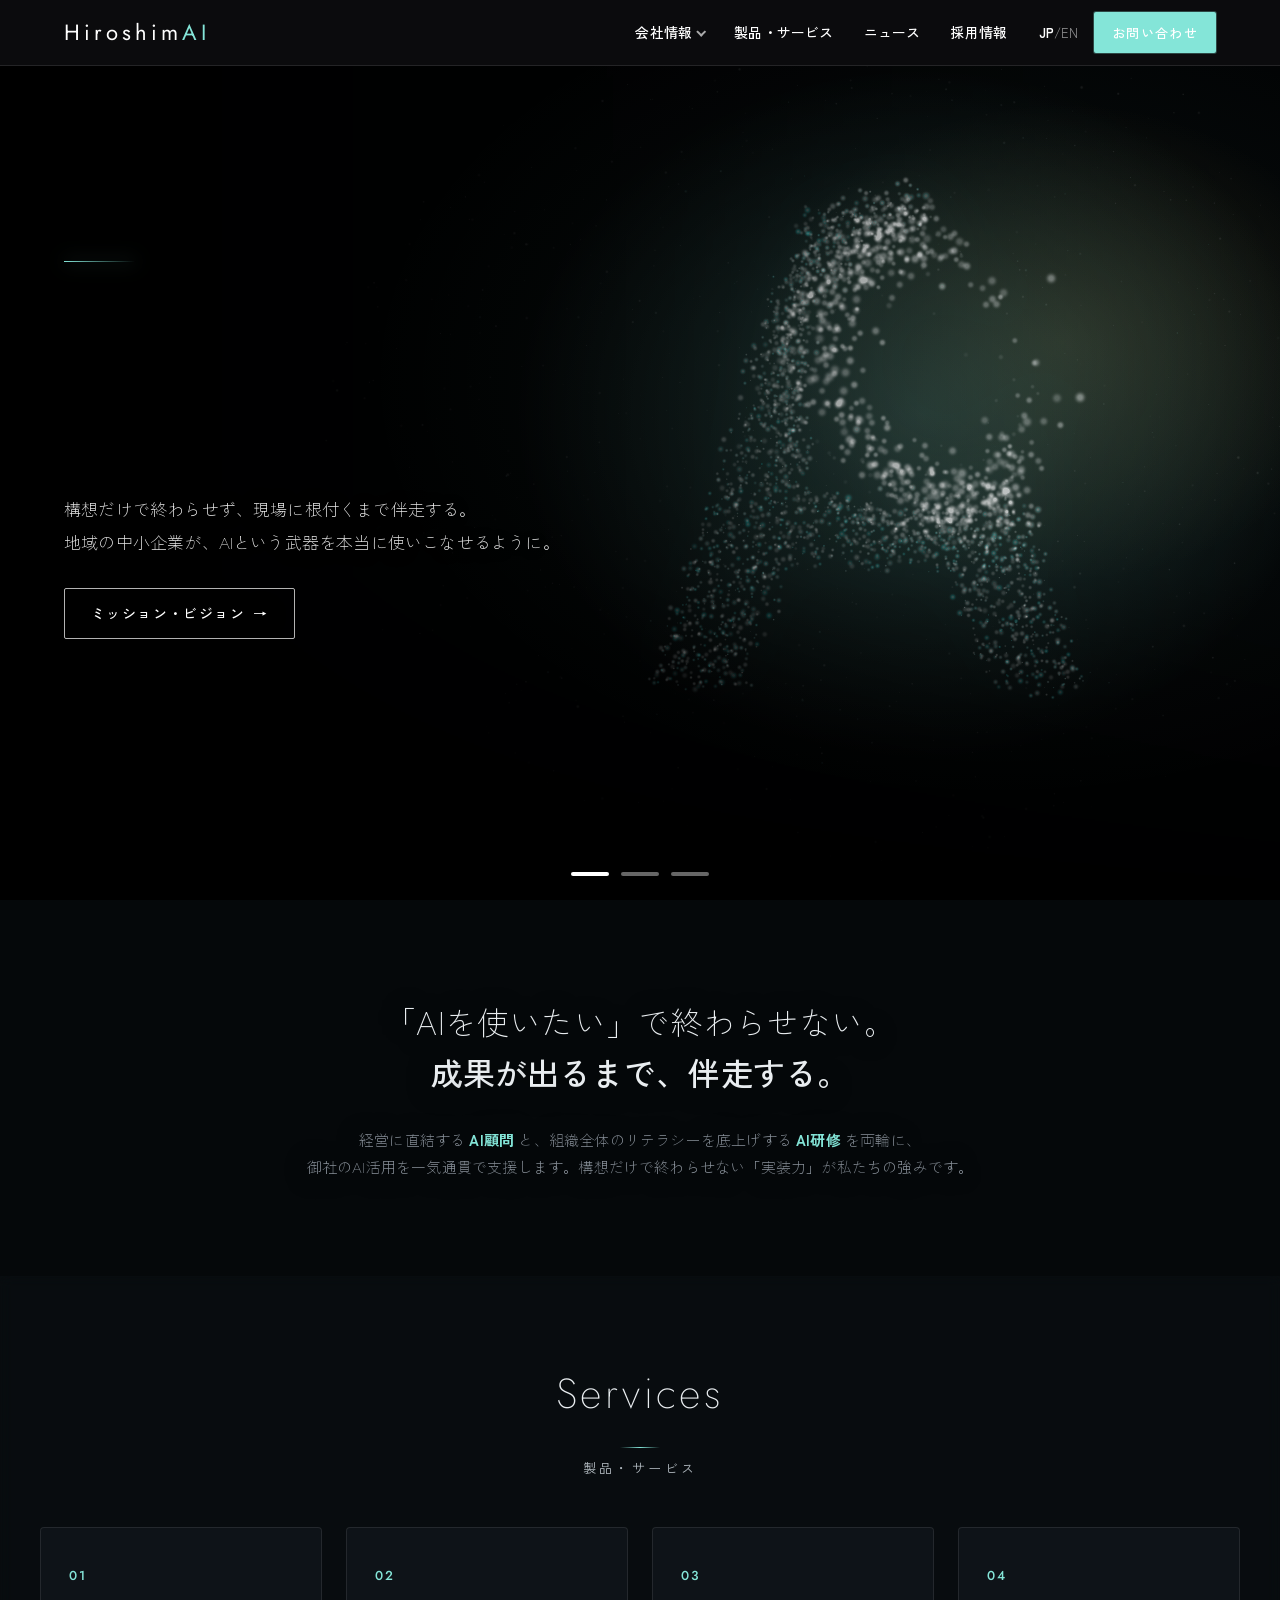
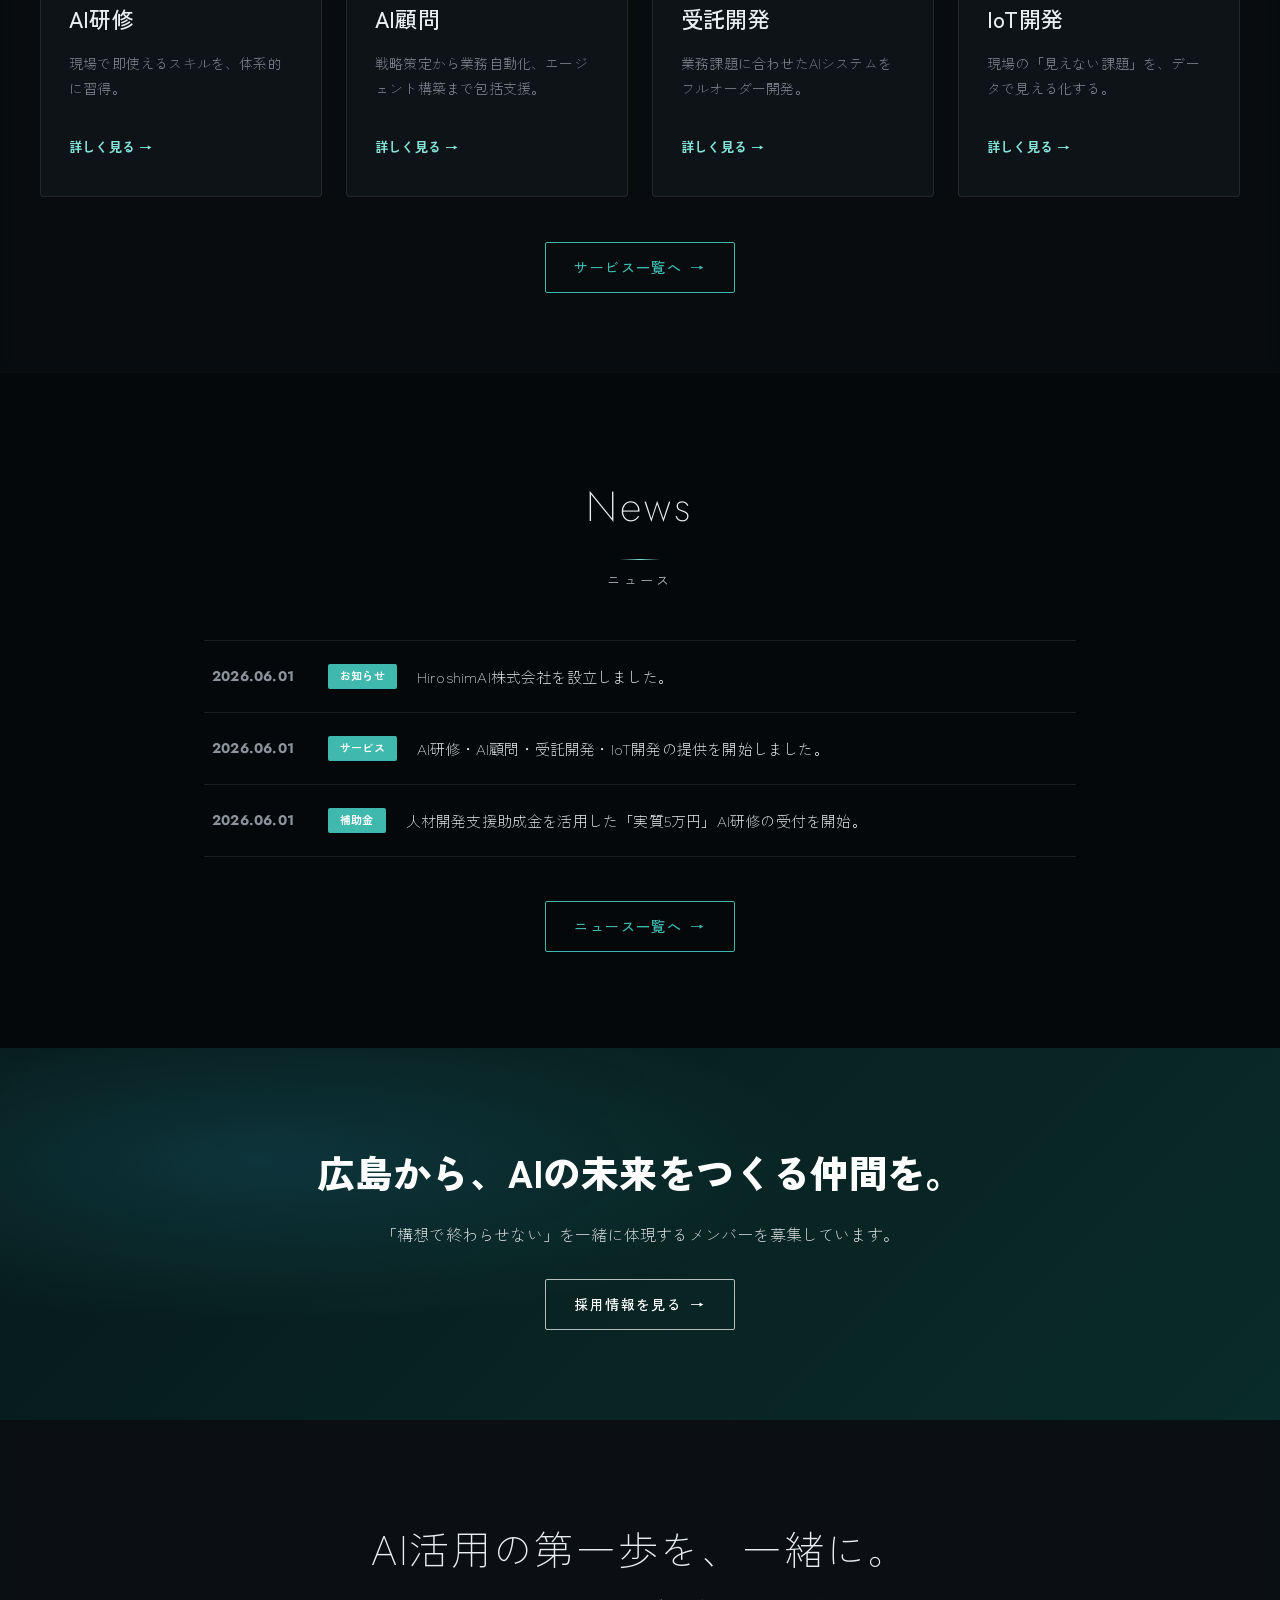
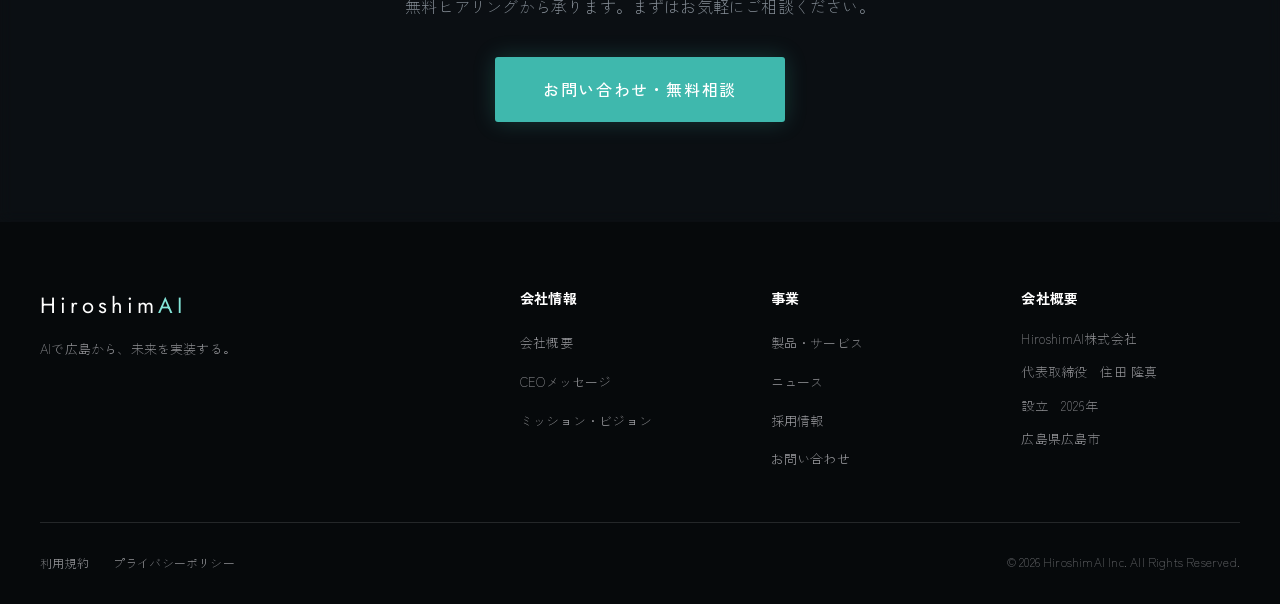
<file: v4/index.html>
<!DOCTYPE html>
<html lang="ja">
<head>
  <meta charset="UTF-8" />
  <meta name="viewport" content="width=device-width, initial-scale=1.0" />
  <script>if(!(window.matchMedia&&matchMedia("(prefers-reduced-motion: reduce)").matches))document.documentElement.classList.add("anim");</script>
  <title>HiroshimAI株式会社 | AIで広島から、未来を実装する。</title>
  <meta name="description" content="HiroshimAI株式会社のコーポレートサイト。AI研修・AI顧問・受託開発・IoT開発で、地域の中小企業のAI活用を構想から実装まで一気通貫で支援します。" />
  <link rel="preconnect" href="https://fonts.googleapis.com" />
  <link rel="preconnect" href="https://fonts.gstatic.com" crossorigin />
  <link href="https://fonts.googleapis.com/css2?family=Jost:wght@200;300;400;500;600&family=Zen+Kaku+Gothic+New:wght@300;400;500;700&display=swap" rel="stylesheet" />
  <link rel="stylesheet" href="css/style.css" />
</head>
<body>
  <!-- ===== Welcome intro (≈5s) ===== -->
  <div class="intro" id="intro" role="presentation">
    <div class="intro-inner">
      <p class="intro-lead">AIで広島から、<br />未来を実装する。</p>
      <div class="intro-line"></div>
    </div>
  </div>

  <div id="app-header"></div>

  <main id="top">

    <!-- ===== Hero Carousel ===== -->
    <section class="hero" aria-label="メインビジュアル">
      <canvas class="hero-a-canvas" id="heroA" aria-label="触れるAIアニメーション"></canvas>
      <div class="hero-a-cursor" id="heroACursor" aria-hidden="true"></div>
      <div class="hero-overlay"></div>
      <div class="hero-track" id="heroTrack">
        <article class="hero-slide is-active">
          <div class="hero-copy">
            <p class="hero-kicker">VISION</p>
            <h1 class="hero-title">AIで広島から、<br />未来を実装する。</h1>
            <p class="hero-lead">構想だけで終わらせず、現場に根付くまで伴走する。<br />地域の中小企業が、AIという武器を本当に使いこなせるように。</p>
            <a href="company/vision.html" class="hero-link">ミッション・ビジョン</a>
          </div>
        </article>

        <article class="hero-slide">
          <div class="hero-copy">
            <p class="hero-kicker">MISSION</p>
            <h1 class="hero-title">「AIを使いたい」で、<br />終わらせない。</h1>
            <p class="hero-lead">大切なのは、導入して終わりではなく、成果が出るまで伴走すること。<br />私たちは「実装力」で、地域のAI活用を本気で前へ進めます。</p>
            <a href="company/message.html" class="hero-link">私たちの想い</a>
          </div>
        </article>

        <article class="hero-slide">
          <div class="hero-copy">
            <p class="hero-kicker">WHAT WE DO</p>
            <h1 class="hero-title">学ぶ・任せる・つくる。</h1>
            <p class="hero-lead">AI研修・AI顧問・受託開発・IoT。<br />AI活用のあらゆるフェーズで、御社の隣に立ちます。</p>
            <a href="services/index.html" class="hero-link">事業内容を見る</a>
          </div>
        </article>
      </div>
      <div class="hero-dots" id="heroDots" role="tablist" aria-label="スライド切り替え"></div>
    </section>

    <!-- ===== Mission ===== -->
    <section class="mission" aria-label="ミッション">
      <p class="mission-text">
        「AIを使いたい」で終わらせない。<br />
        <strong>成果が出るまで、伴走する。</strong>
      </p>
      <p class="mission-sub">
        経営に直結する <em>AI顧問</em> と、組織全体のリテラシーを底上げする <em>AI研修</em> を両輪に、<br class="pc-only" />
        御社のAI活用を一気通貫で支援します。構想だけで終わらせない「実装力」が私たちの強みです。
      </p>
    </section>

    <!-- ===== Services teaser ===== -->
    <section class="services" id="services">
      <div class="section-head">
        <h2 class="section-title">Services</h2>
        <p class="section-jp">製品・サービス</p>
      </div>

      <div class="service-grid">
        <a class="service-card" href="services/index.html#training" data-reveal>
          <div class="service-num">01</div>
          <h3>AI研修</h3>
          <p class="service-catch">現場で即使えるスキルを、体系的に習得。</p>
          <span class="service-go">詳しく見る</span>
        </a>
        <a class="service-card" href="services/index.html#advisory" data-reveal>
          <div class="service-num">02</div>
          <h3>AI顧問</h3>
          <p class="service-catch">戦略策定から業務自動化、エージェント構築まで包括支援。</p>
          <span class="service-go">詳しく見る</span>
        </a>
        <a class="service-card" href="services/index.html#dev" data-reveal>
          <div class="service-num">03</div>
          <h3>受託開発</h3>
          <p class="service-catch">業務課題に合わせたAIシステムをフルオーダー開発。</p>
          <span class="service-go">詳しく見る</span>
        </a>
        <a class="service-card" href="services/index.html#iot" data-reveal>
          <div class="service-num">04</div>
          <h3>IoT開発</h3>
          <p class="service-catch">現場の「見えない課題」を、データで見える化する。</p>
          <span class="service-go">詳しく見る</span>
        </a>
      </div>
      <div class="center"><a href="services/index.html" class="more-link">サービス一覧へ</a></div>
    </section>

    <!-- ===== News teaser ===== -->
    <section class="news" id="news">
      <div class="section-head">
        <h2 class="section-title">News</h2>
        <p class="section-jp">ニュース</p>
      </div>
      <ul class="news-list">
        <li data-reveal>
          <time datetime="2026-06-01">2026.06.01</time>
          <span class="news-cat">お知らせ</span>
          <a href="news/index.html">HiroshimAI株式会社を設立しました。</a>
        </li>
        <li data-reveal>
          <time datetime="2026-06-01">2026.06.01</time>
          <span class="news-cat">サービス</span>
          <a href="news/index.html">AI研修・AI顧問・受託開発・IoT開発の提供を開始しました。</a>
        </li>
        <li data-reveal>
          <time datetime="2026-06-01">2026.06.01</time>
          <span class="news-cat">補助金</span>
          <a href="news/index.html">人材開発支援助成金を活用した「実質5万円」AI研修の受付を開始。</a>
        </li>
      </ul>
      <div class="center"><a href="news/index.html" class="more-link">ニュース一覧へ</a></div>
    </section>

    <!-- ===== Recruit teaser ===== -->
    <section class="home-recruit">
      <h2>広島から、AIの未来をつくる仲間を。</h2>
      <p>「構想で終わらせない」を一緒に体現するメンバーを募集しています。</p>
      <a href="recruit/index.html" class="more-link">採用情報を見る</a>
    </section>

    <!-- ===== Contact CTA ===== -->
    <section class="contact" id="contact">
      <h2 class="contact-title">AI活用の第一歩を、<br class="sp-only" />一緒に。</h2>
      <p class="contact-lead">無料ヒアリングから承ります。まずはお気軽にご相談ください。</p>
      <a href="contact.html" class="contact-btn">お問い合わせ・無料相談</a>
    </section>

  </main>

  <div id="app-footer"></div>

  <script>
    (function () {
      var intro = document.getElementById("intro");
      if (!intro) return;
      var reduce = window.matchMedia && window.matchMedia("(prefers-reduced-motion: reduce)").matches;
      document.body.classList.add("intro-lock");

      /* type the vision line character by character (打ち込み) */
      var lead = intro.querySelector(".intro-lead");
      var caret = null;
      if (lead) {
        var chars = [];
        var frag = document.createDocumentFragment();
        Array.prototype.forEach.call(lead.childNodes, function (node) {
          if (node.nodeType === 3) {
            node.nodeValue.split("").forEach(function (ch) {
              var s = document.createElement("span");
              s.className = "intro-c";
              s.textContent = ch;
              frag.appendChild(s);
              chars.push(s);
            });
          } else {
            frag.appendChild(node.cloneNode(true));
          }
        });
        lead.innerHTML = "";
        lead.appendChild(frag);
        caret = document.createElement("span");
        caret.className = "intro-caret";
        caret.textContent = "▍";
        lead.appendChild(caret);

        if (reduce) {
          chars.forEach(function (c) { c.classList.add("on"); });
          if (caret) caret.classList.add("off");
        } else {
          var START = 700, STEP = 58;
          chars.forEach(function (c, i) {
            setTimeout(function () { c.classList.add("on"); }, START + i * STEP);
          });
          setTimeout(function () { if (caret) caret.classList.add("off"); }, START + chars.length * STEP + 700);
        }
      }

      var DUR = reduce ? 400 : 5000;
      var done = false;
      function end() {
        if (done) return;
        done = true;
        document.body.classList.remove("intro-lock");
        if (intro && intro.parentNode) intro.parentNode.removeChild(intro);
        window.scrollTo(0, 0);
        window.dispatchEvent(new Event("intro:done"));
      }
      var t = setTimeout(end, DUR);
      /* click / key to skip */
      intro.addEventListener("click", function () { clearTimeout(t); end(); });
      window.addEventListener("keydown", function (e) {
        if (e.key === "Escape" || e.key === "Enter" || e.key === " ") { clearTimeout(t); end(); }
      }, { once: true });
    })();
  </script>
  <script src="js/layout.js"></script>
  <script src="js/interactive-a.js"></script>
  <script src="js/home.js"></script>
</body>
</html>
</file>
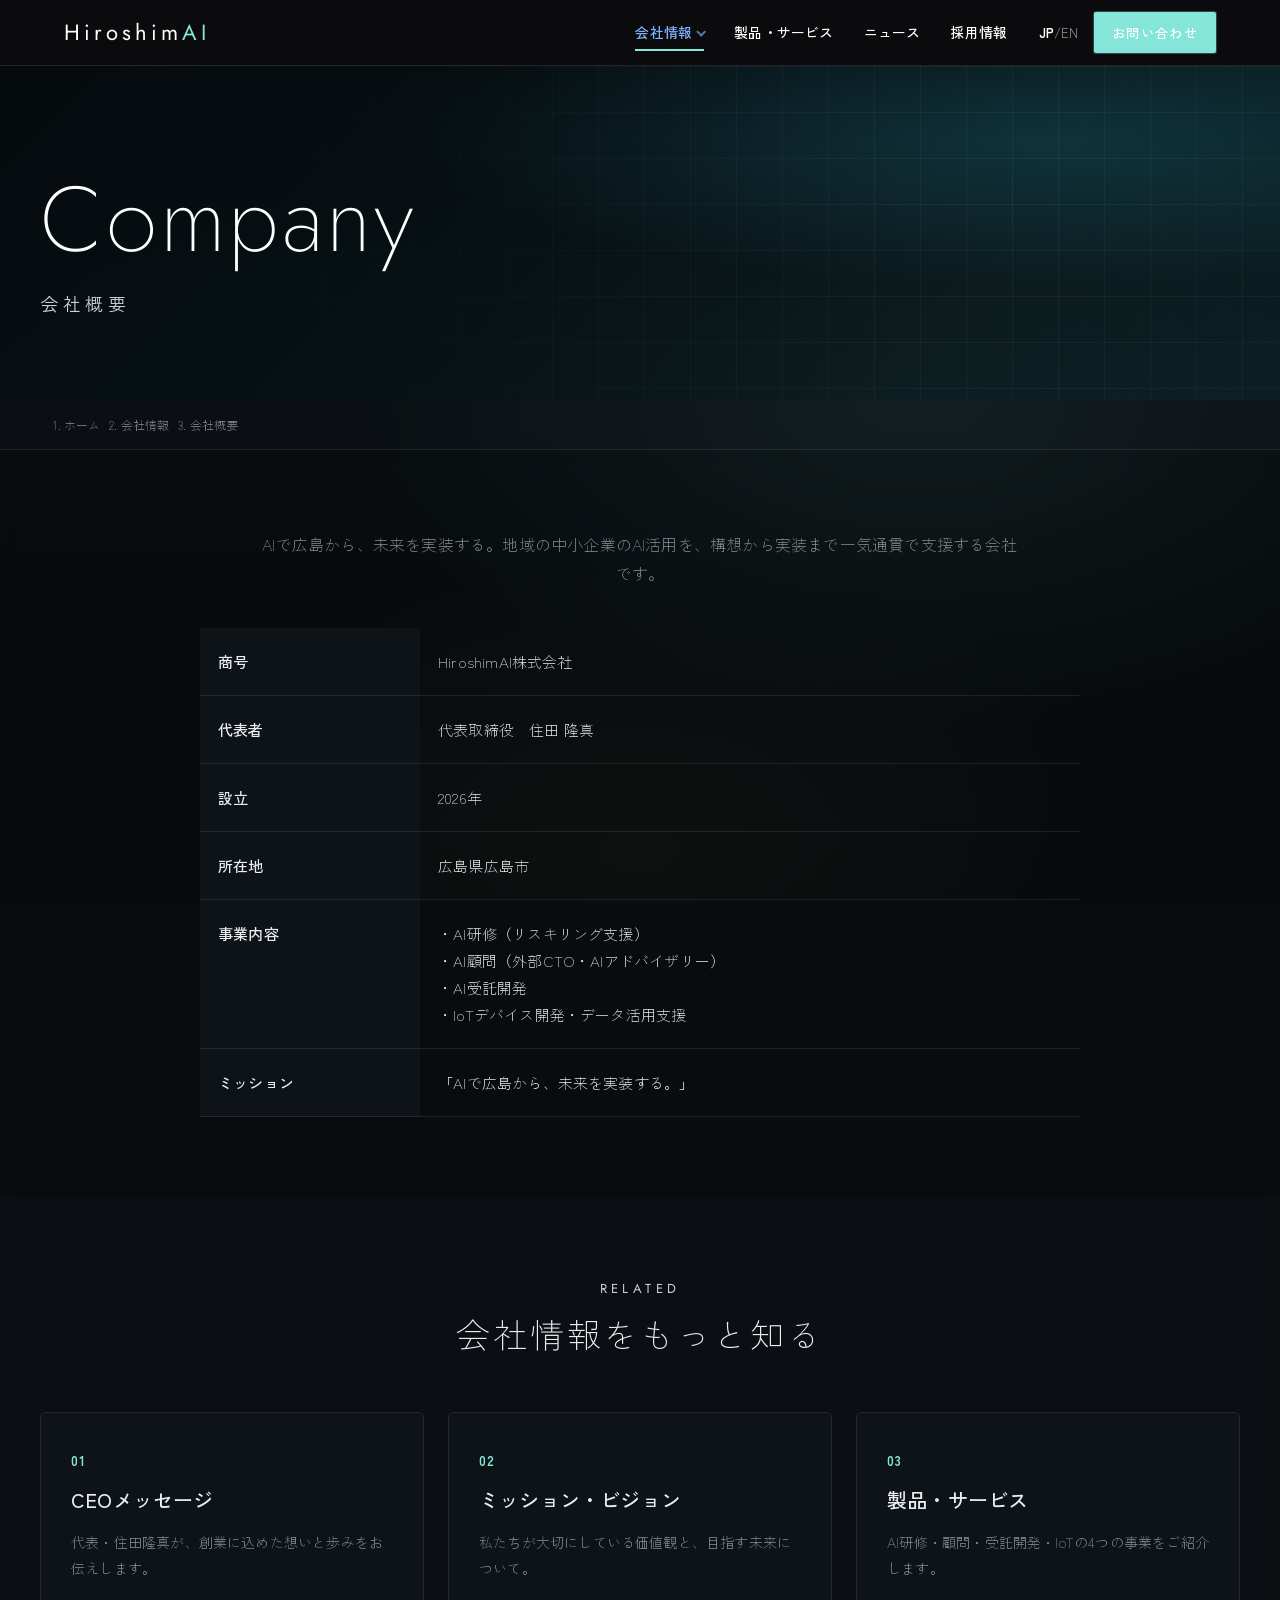
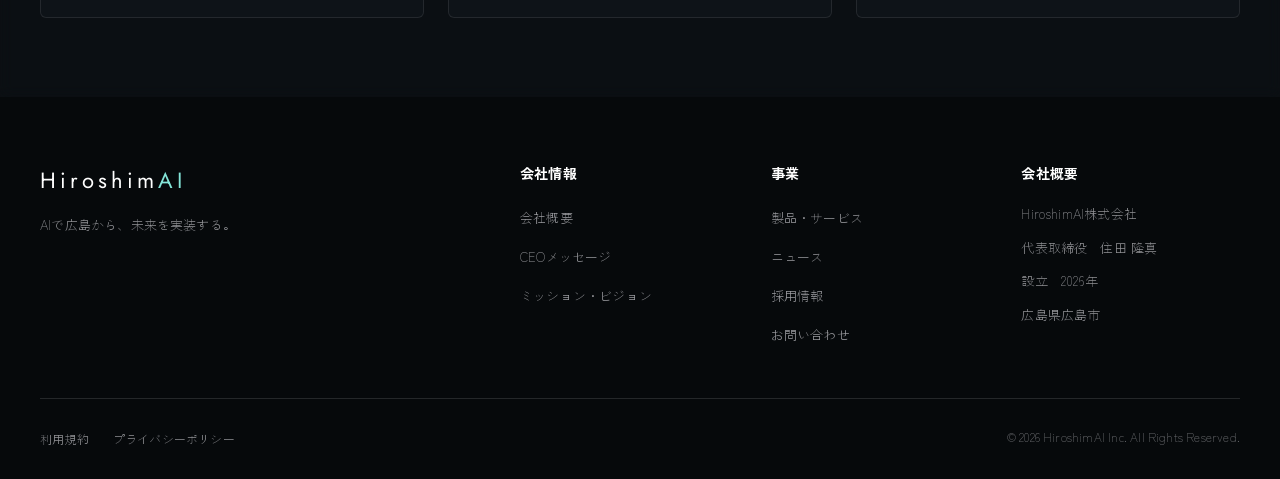
<file: v4/company/index.html>
<!DOCTYPE html>
<html lang="ja">
<head>
  <meta charset="UTF-8" />
  <meta name="viewport" content="width=device-width, initial-scale=1.0" />
  <script>if(!(window.matchMedia&&matchMedia("(prefers-reduced-motion: reduce)").matches))document.documentElement.classList.add("anim");</script>
  <title>会社概要 | HiroshimAI株式会社</title>
  <meta name="description" content="HiroshimAI株式会社の会社概要。商号・代表者・設立・所在地・事業内容をご案内します。" />
  <link rel="preconnect" href="https://fonts.googleapis.com" />
  <link rel="preconnect" href="https://fonts.gstatic.com" crossorigin />
  <link href="https://fonts.googleapis.com/css2?family=Jost:wght@200;300;400;500;600&family=Zen+Kaku+Gothic+New:wght@300;400;500;700&display=swap" rel="stylesheet" />
  <link rel="stylesheet" href="../css/style.css" />
</head>
<body>
  <div id="app-header"></div>

  <main>
    <section class="page-hero">
      <div class="page-hero-inner">
        <h1>Company</h1>
        <p class="page-jp">会社概要</p>
      </div>
    </section>
    <nav class="breadcrumb" aria-label="パンくず">
      <ol>
        <li><a href="../index.html">ホーム</a></li>
        <li><a href="index.html">会社情報</a></li>
        <li>会社概要</li>
      </ol>
    </nav>

    <section class="page-section">
      <div class="inner">
        <p class="lead-text">AIで広島から、未来を実装する。地域の中小企業のAI活用を、構想から実装まで一気通貫で支援する会社です。</p>
        <table class="profile-table">
          <tbody>
            <tr><th>商号</th><td>HiroshimAI株式会社</td></tr>
            <tr><th>代表者</th><td>代表取締役　住田 隆真</td></tr>
            <tr><th>設立</th><td>2026年</td></tr>
            <tr><th>所在地</th><td>広島県広島市</td></tr>
            <tr><th>事業内容</th><td>
              ・AI研修（リスキリング支援）<br />
              ・AI顧問（外部CTO・AIアドバイザリー）<br />
              ・AI受託開発<br />
              ・IoTデバイス開発・データ活用支援
            </td></tr>
            <tr><th>ミッション</th><td>「AIで広島から、未来を実装する。」</td></tr>
          </tbody>
        </table>
      </div>
    </section>

    <section class="page-section alt">
      <div class="inner">
        <div class="block-head">
          <p class="en">RELATED</p>
          <h2>会社情報をもっと知る</h2>
        </div>
        <div class="value-grid">
          <a class="value-card" href="message.html" data-reveal>
            <p class="v-num">01</p>
            <h3>CEOメッセージ</h3>
            <p>代表・住田隆真が、創業に込めた想いと歩みをお伝えします。</p>
          </a>
          <a class="value-card" href="vision.html" data-reveal>
            <p class="v-num">02</p>
            <h3>ミッション・ビジョン</h3>
            <p>私たちが大切にしている価値観と、目指す未来について。</p>
          </a>
          <a class="value-card" href="../services/index.html" data-reveal>
            <p class="v-num">03</p>
            <h3>製品・サービス</h3>
            <p>AI研修・顧問・受託開発・IoTの4つの事業をご紹介します。</p>
          </a>
        </div>
      </div>
    </section>
  </main>

  <div id="app-footer"></div>
  <script>window.SITE_ROOT = "../";</script>
  <script src="../js/layout.js"></script>
</body>
</html>
</file>
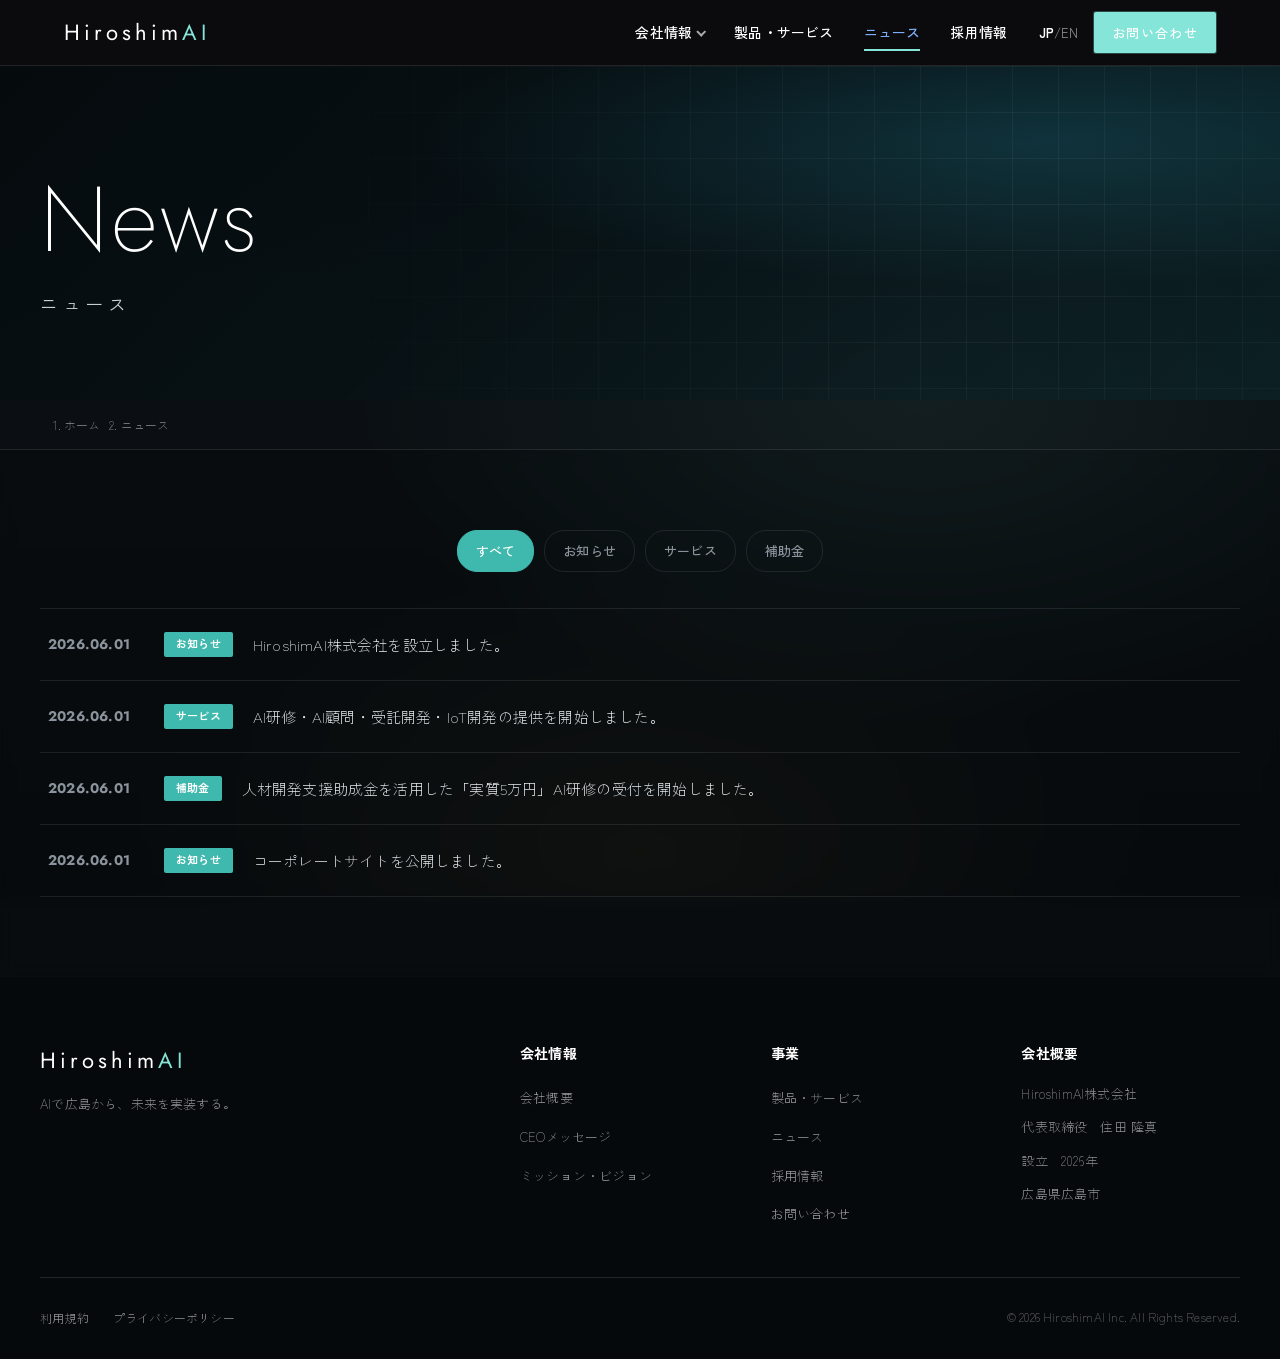
<file: v4/news/index.html>
<!DOCTYPE html>
<html lang="ja">
<head>
  <meta charset="UTF-8" />
  <meta name="viewport" content="width=device-width, initial-scale=1.0" />
  <script>if(!(window.matchMedia&&matchMedia("(prefers-reduced-motion: reduce)").matches))document.documentElement.classList.add("anim");</script>
  <title>ニュース | HiroshimAI株式会社</title>
  <meta name="description" content="HiroshimAI株式会社からのお知らせ・ニュース一覧。" />
  <link rel="preconnect" href="https://fonts.googleapis.com" />
  <link rel="preconnect" href="https://fonts.gstatic.com" crossorigin />
  <link href="https://fonts.googleapis.com/css2?family=Jost:wght@200;300;400;500;600&family=Zen+Kaku+Gothic+New:wght@300;400;500;700&display=swap" rel="stylesheet" />
  <link rel="stylesheet" href="../css/style.css" />
</head>
<body>
  <div id="app-header"></div>

  <main>
    <section class="page-hero">
      <div class="page-hero-inner">
        <h1>News</h1>
        <p class="page-jp">ニュース</p>
      </div>
    </section>
    <nav class="breadcrumb" aria-label="パンくず">
      <ol>
        <li><a href="../index.html">ホーム</a></li>
        <li>ニュース</li>
      </ol>
    </nav>

    <section class="page-section">
      <div class="inner">
        <div class="news-filter">
          <span class="on">すべて</span>
          <span>お知らせ</span>
          <span>サービス</span>
          <span>補助金</span>
        </div>
        <ul class="news-list">
          <li data-reveal>
            <time datetime="2026-06-01">2026.06.01</time>
            <span class="news-cat">お知らせ</span>
            <a href="#">HiroshimAI株式会社を設立しました。</a>
          </li>
          <li data-reveal>
            <time datetime="2026-06-01">2026.06.01</time>
            <span class="news-cat">サービス</span>
            <a href="#">AI研修・AI顧問・受託開発・IoT開発の提供を開始しました。</a>
          </li>
          <li data-reveal>
            <time datetime="2026-06-01">2026.06.01</time>
            <span class="news-cat">補助金</span>
            <a href="#">人材開発支援助成金を活用した「実質5万円」AI研修の受付を開始しました。</a>
          </li>
          <li data-reveal>
            <time datetime="2026-06-01">2026.06.01</time>
            <span class="news-cat">お知らせ</span>
            <a href="#">コーポレートサイトを公開しました。</a>
          </li>
        </ul>
      </div>
    </section>
  </main>

  <div id="app-footer"></div>
  <script>window.SITE_ROOT = "../";</script>
  <script src="../js/layout.js"></script>
</body>
</html>
</file>
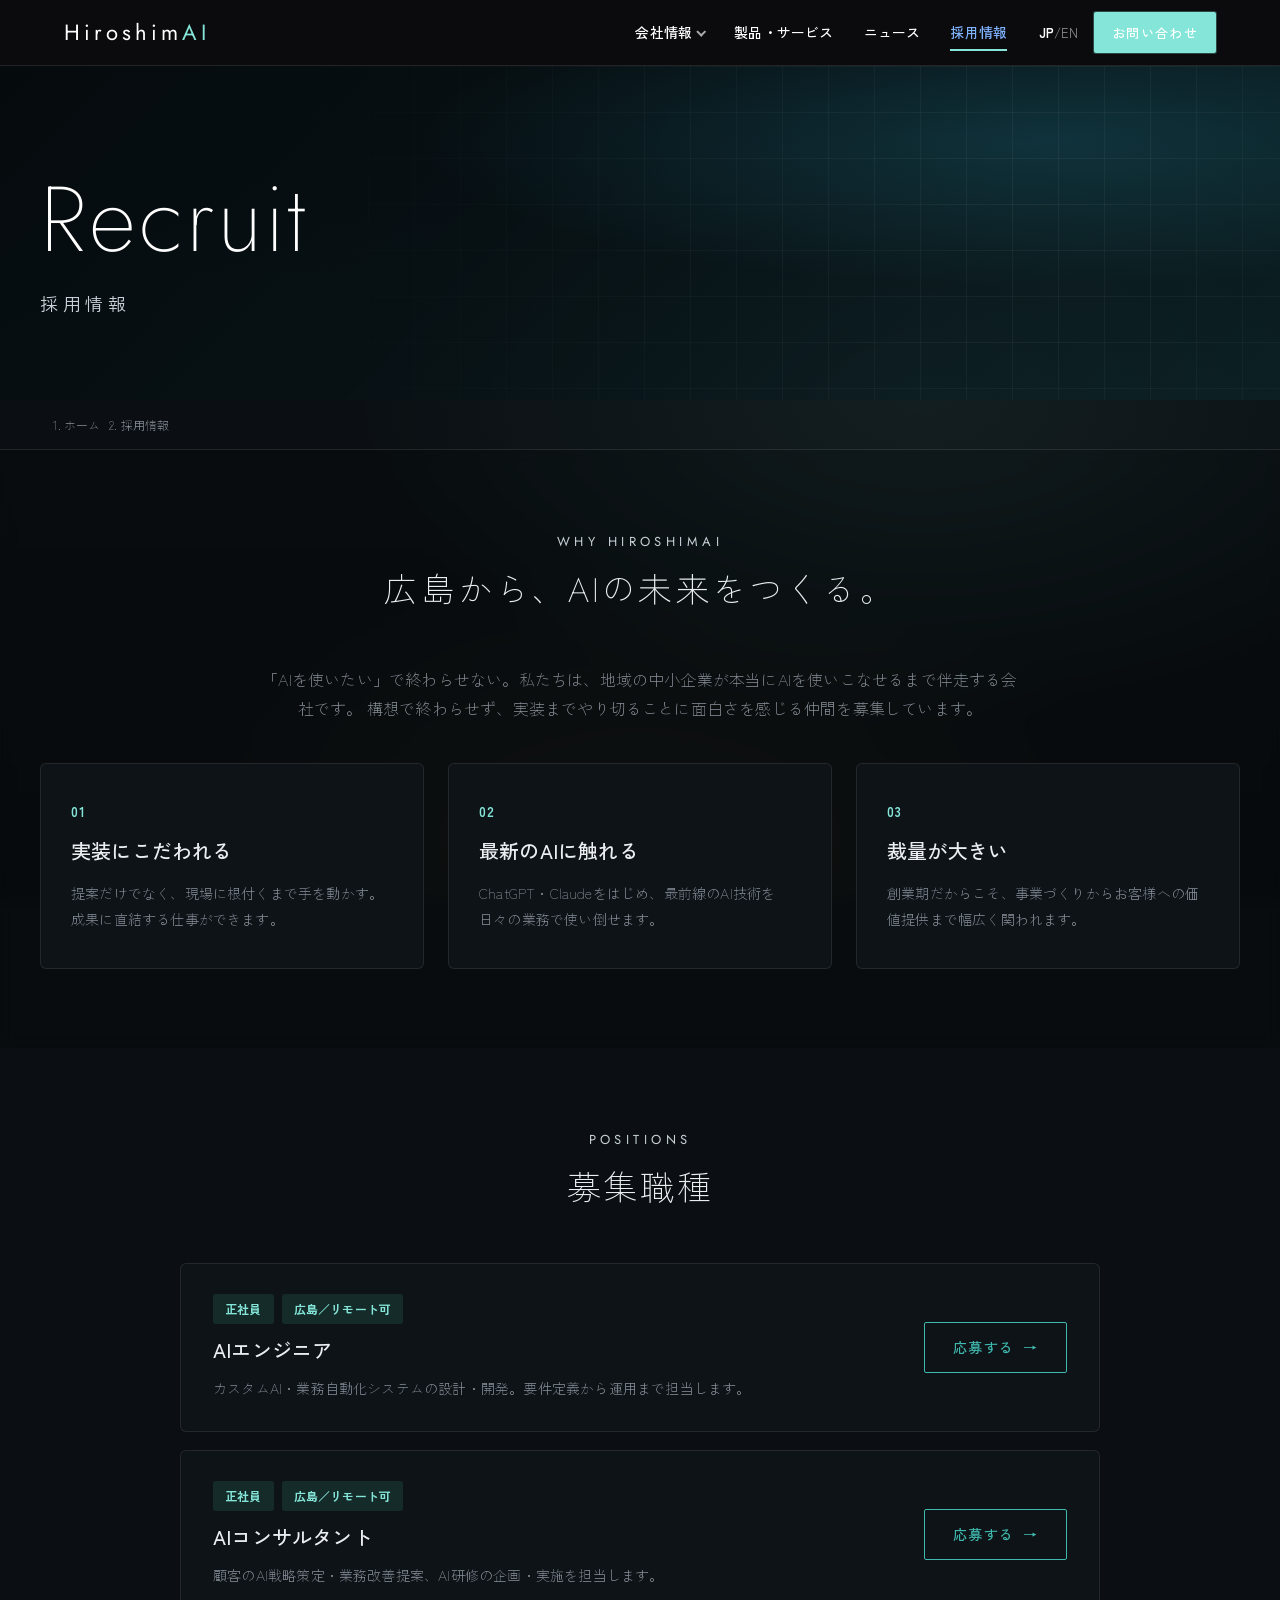
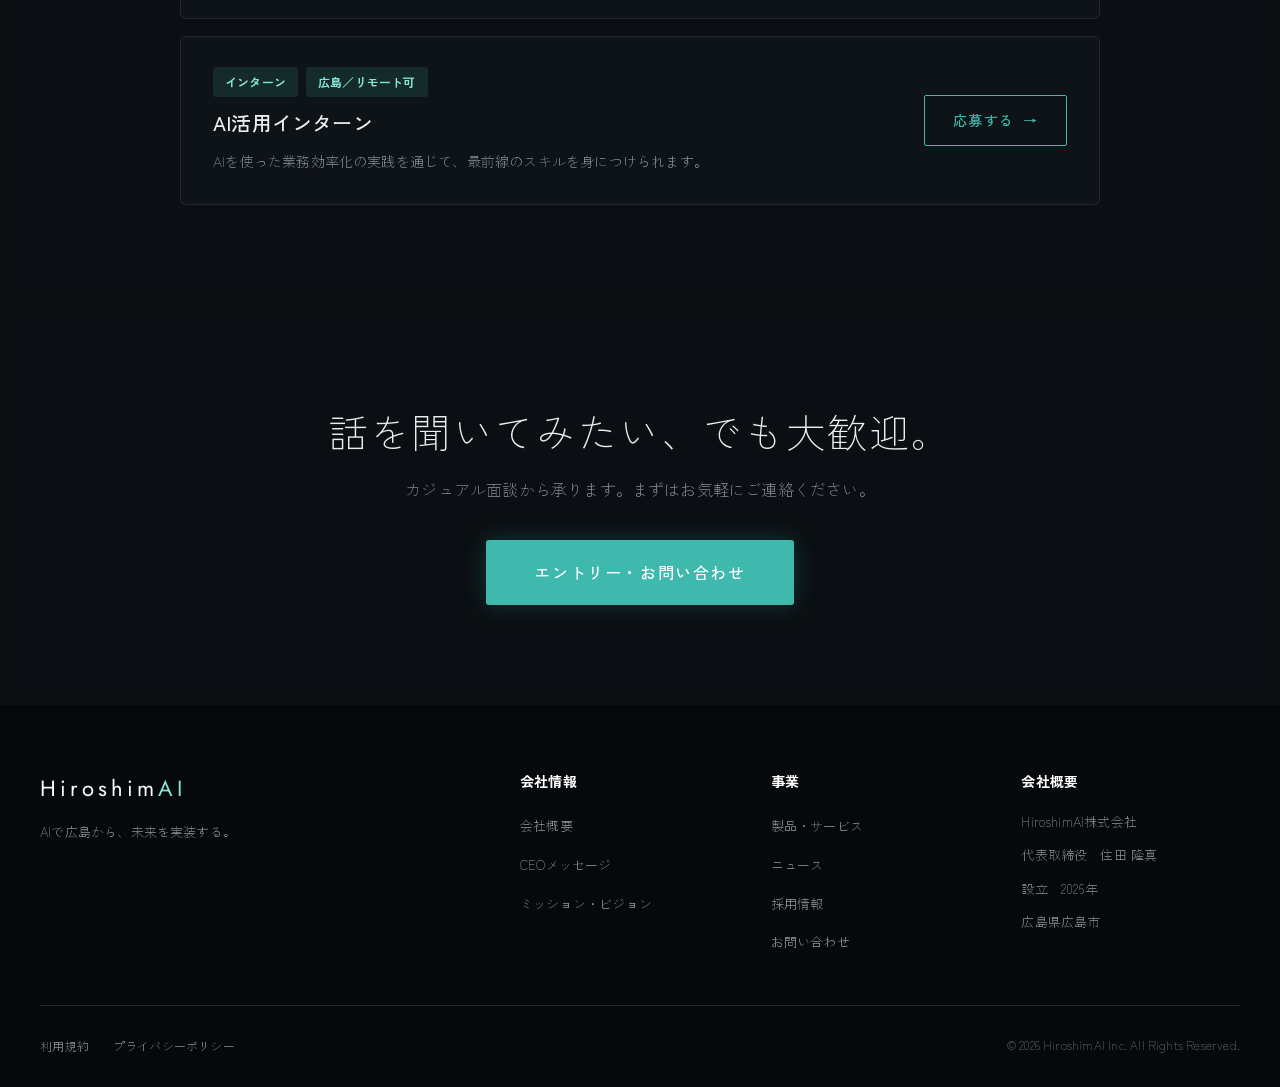
<file: v4/recruit/index.html>
<!DOCTYPE html>
<html lang="ja">
<head>
  <meta charset="UTF-8" />
  <meta name="viewport" content="width=device-width, initial-scale=1.0" />
  <script>if(!(window.matchMedia&&matchMedia("(prefers-reduced-motion: reduce)").matches))document.documentElement.classList.add("anim");</script>
  <title>採用情報 | HiroshimAI株式会社</title>
  <meta name="description" content="HiroshimAI株式会社の採用情報。広島からAIの未来をつくる仲間を募集しています。" />
  <link rel="preconnect" href="https://fonts.googleapis.com" />
  <link rel="preconnect" href="https://fonts.gstatic.com" crossorigin />
  <link href="https://fonts.googleapis.com/css2?family=Jost:wght@200;300;400;500;600&family=Zen+Kaku+Gothic+New:wght@300;400;500;700&display=swap" rel="stylesheet" />
  <link rel="stylesheet" href="../css/style.css" />
</head>
<body>
  <div id="app-header"></div>

  <main>
    <section class="page-hero">
      <div class="page-hero-inner">
        <h1>Recruit</h1>
        <p class="page-jp">採用情報</p>
      </div>
    </section>
    <nav class="breadcrumb" aria-label="パンくず">
      <ol>
        <li><a href="../index.html">ホーム</a></li>
        <li>採用情報</li>
      </ol>
    </nav>

    <section class="page-section">
      <div class="inner">
        <div class="block-head"><p class="en">WHY HIROSHIMAI</p><h2>広島から、AIの未来をつくる。</h2></div>
        <p class="lead-text">
          「AIを使いたい」で終わらせない。私たちは、地域の中小企業が本当にAIを使いこなせるまで伴走する会社です。
          構想で終わらせず、実装までやり切ることに面白さを感じる仲間を募集しています。
        </p>
        <div class="recruit-values">
          <div class="value-card" data-reveal>
            <p class="v-num">01</p><h3>実装にこだわれる</h3>
            <p>提案だけでなく、現場に根付くまで手を動かす。成果に直結する仕事ができます。</p>
          </div>
          <div class="value-card" data-reveal>
            <p class="v-num">02</p><h3>最新のAIに触れる</h3>
            <p>ChatGPT・Claudeをはじめ、最前線のAI技術を日々の業務で使い倒せます。</p>
          </div>
          <div class="value-card" data-reveal>
            <p class="v-num">03</p><h3>裁量が大きい</h3>
            <p>創業期だからこそ、事業づくりからお客様への価値提供まで幅広く関われます。</p>
          </div>
        </div>
      </div>
    </section>

    <section class="page-section alt">
      <div class="inner">
        <div class="block-head"><p class="en">POSITIONS</p><h2>募集職種</h2></div>
        <div class="job-list">
          <article class="job-card" data-reveal>
            <div>
              <div class="job-tags"><span>正社員</span><span>広島／リモート可</span></div>
              <h3>AIエンジニア</h3>
              <p>カスタムAI・業務自動化システムの設計・開発。要件定義から運用まで担当します。</p>
            </div>
            <a class="more-link job-apply" href="../contact.html">応募する</a>
          </article>
          <article class="job-card" data-reveal>
            <div>
              <div class="job-tags"><span>正社員</span><span>広島／リモート可</span></div>
              <h3>AIコンサルタント</h3>
              <p>顧客のAI戦略策定・業務改善提案、AI研修の企画・実施を担当します。</p>
            </div>
            <a class="more-link job-apply" href="../contact.html">応募する</a>
          </article>
          <article class="job-card" data-reveal>
            <div>
              <div class="job-tags"><span>インターン</span><span>広島／リモート可</span></div>
              <h3>AI活用インターン</h3>
              <p>AIを使った業務効率化の実践を通じて、最前線のスキルを身につけられます。</p>
            </div>
            <a class="more-link job-apply" href="../contact.html">応募する</a>
          </article>
        </div>
      </div>
    </section>

    <section class="contact">
      <h2 class="contact-title">話を聞いてみたい、でも大歓迎。</h2>
      <p class="contact-lead">カジュアル面談から承ります。まずはお気軽にご連絡ください。</p>
      <a href="../contact.html" class="contact-btn">エントリー・お問い合わせ</a>
    </section>
  </main>

  <div id="app-footer"></div>
  <script>window.SITE_ROOT = "../";</script>
  <script src="../js/layout.js"></script>
</body>
</html>
</file>
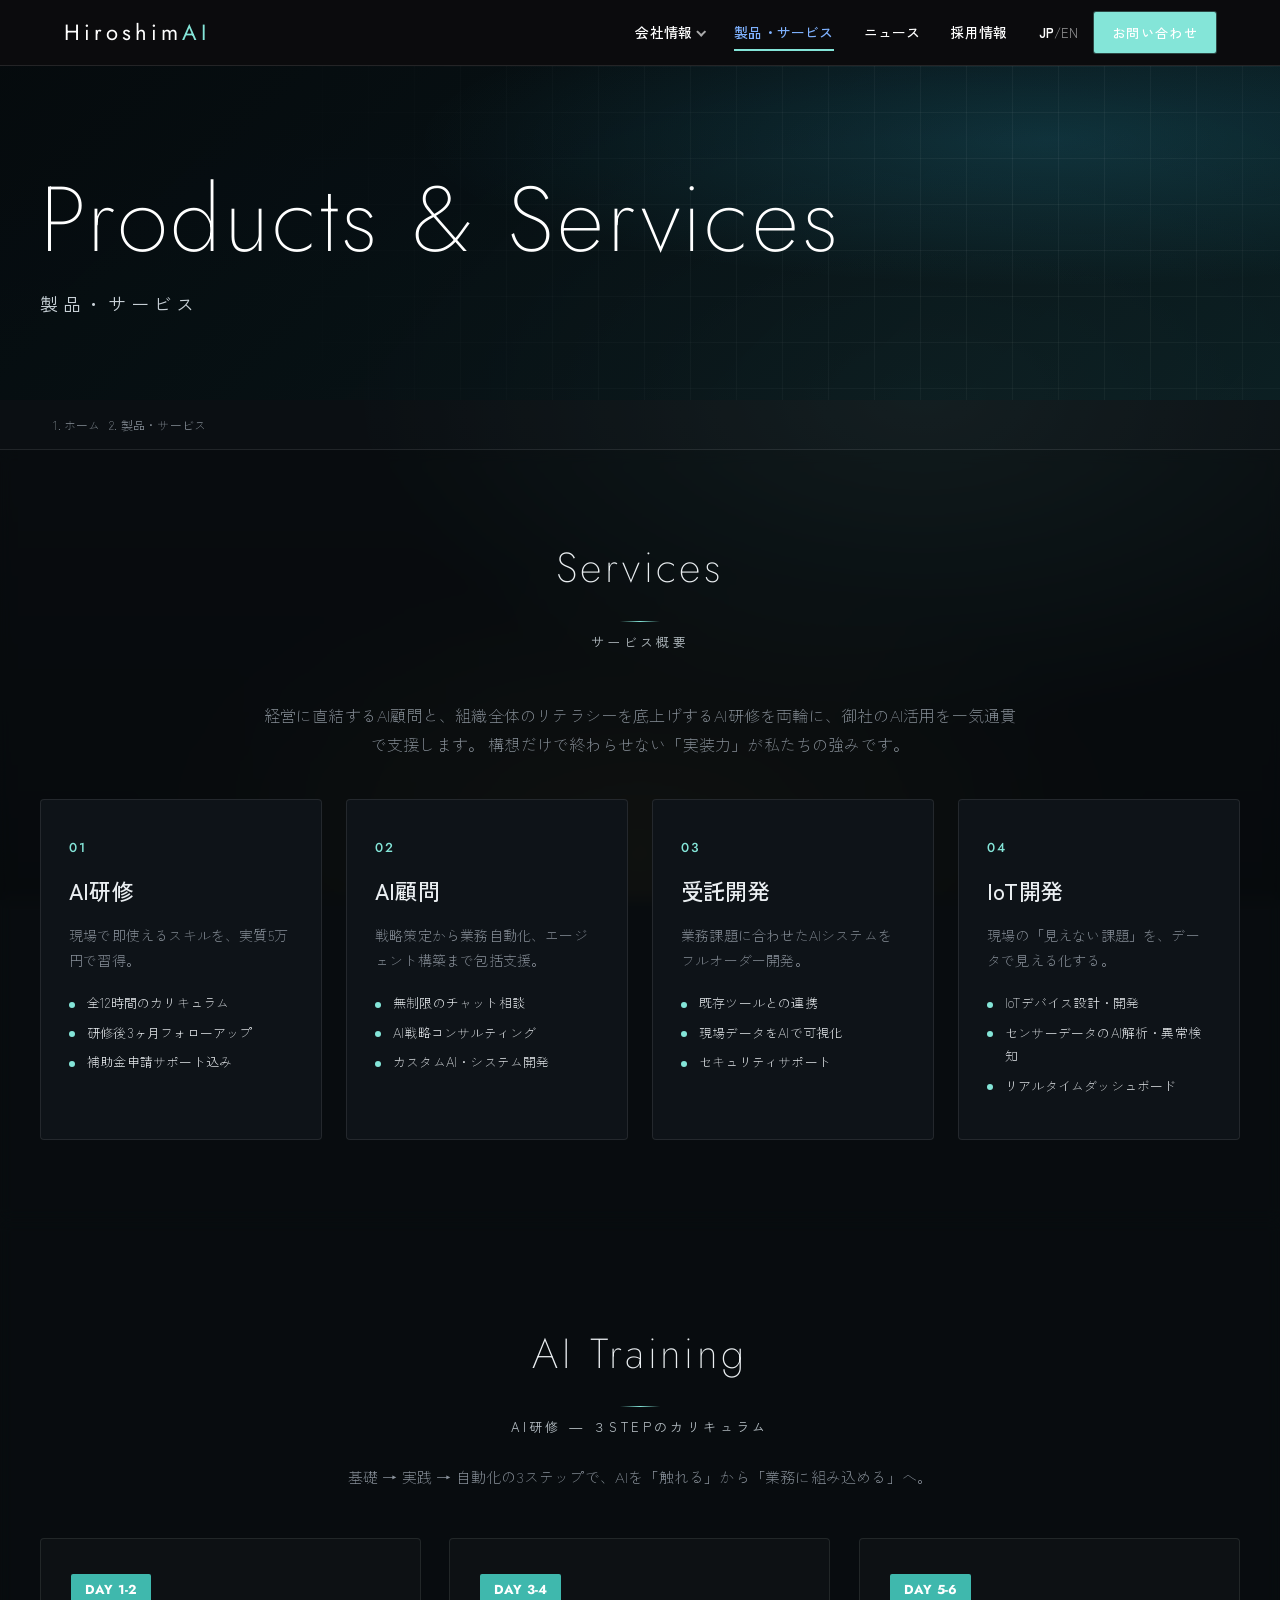
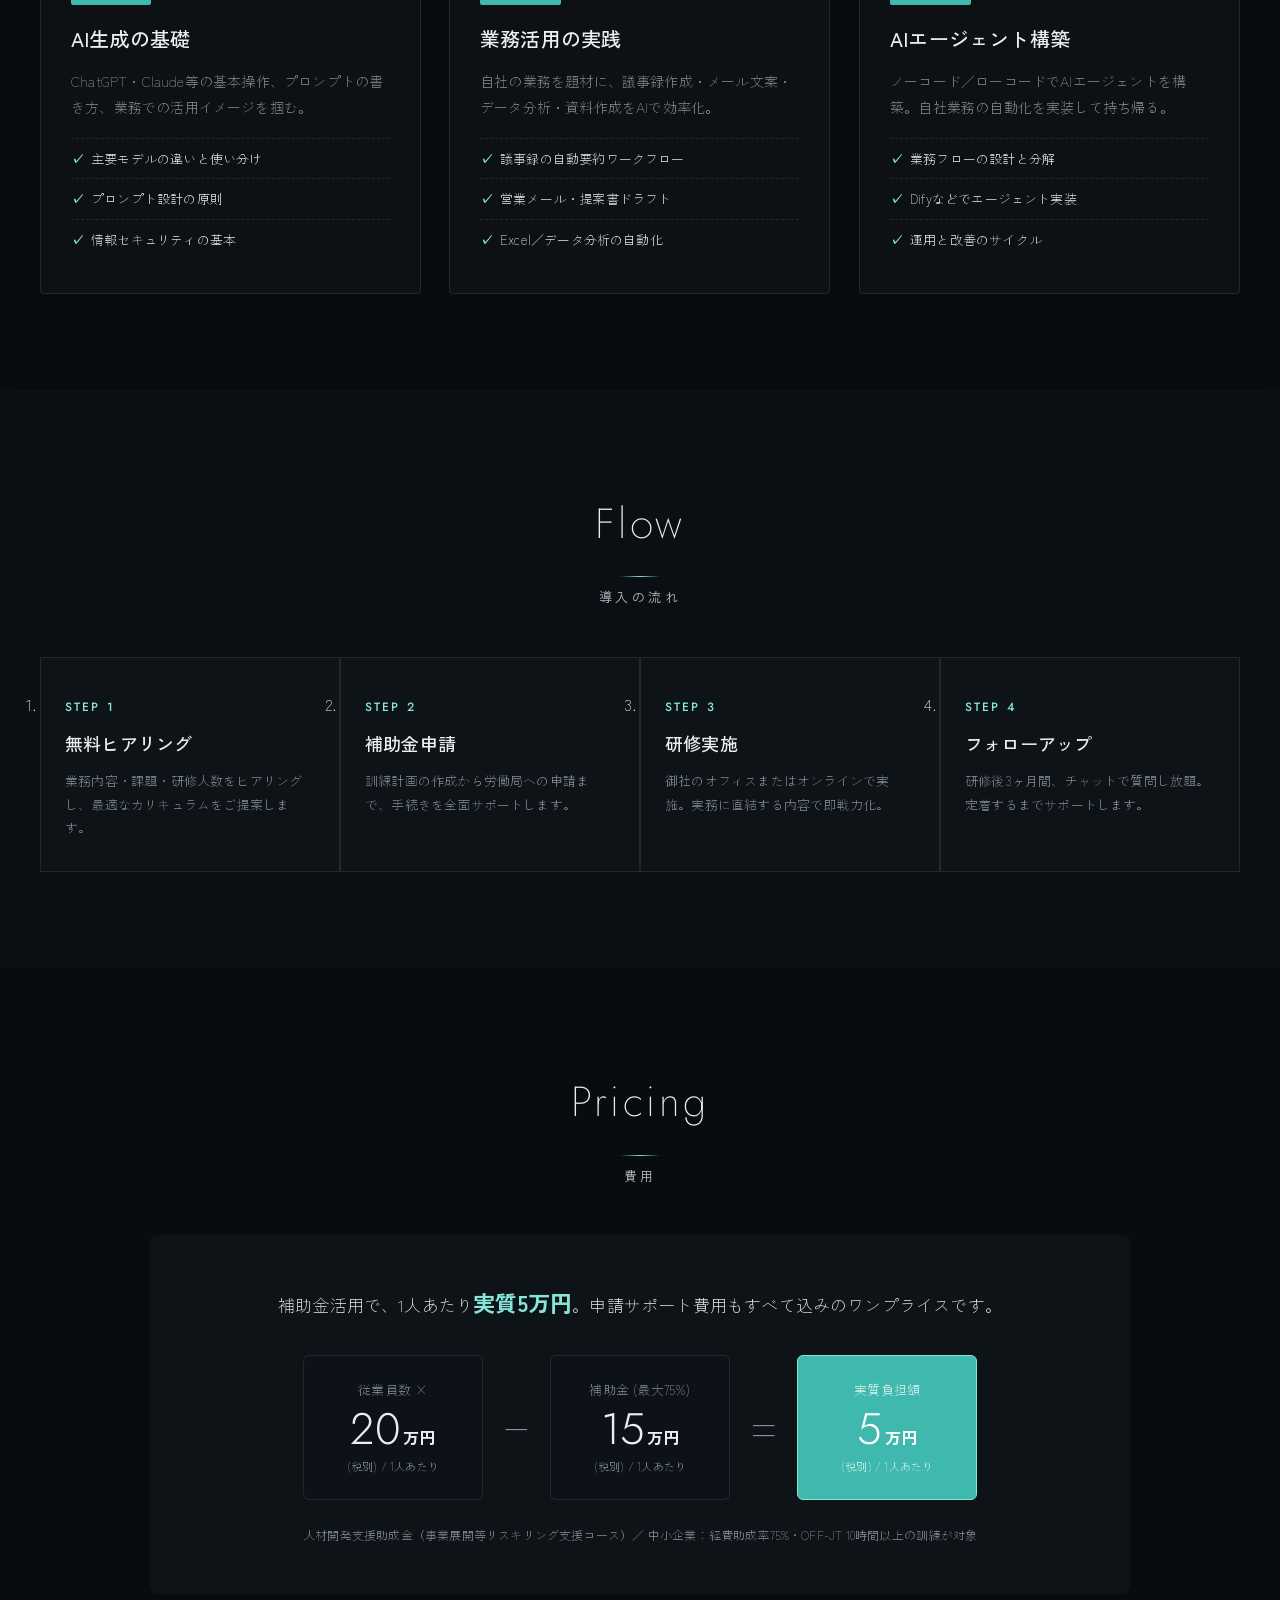
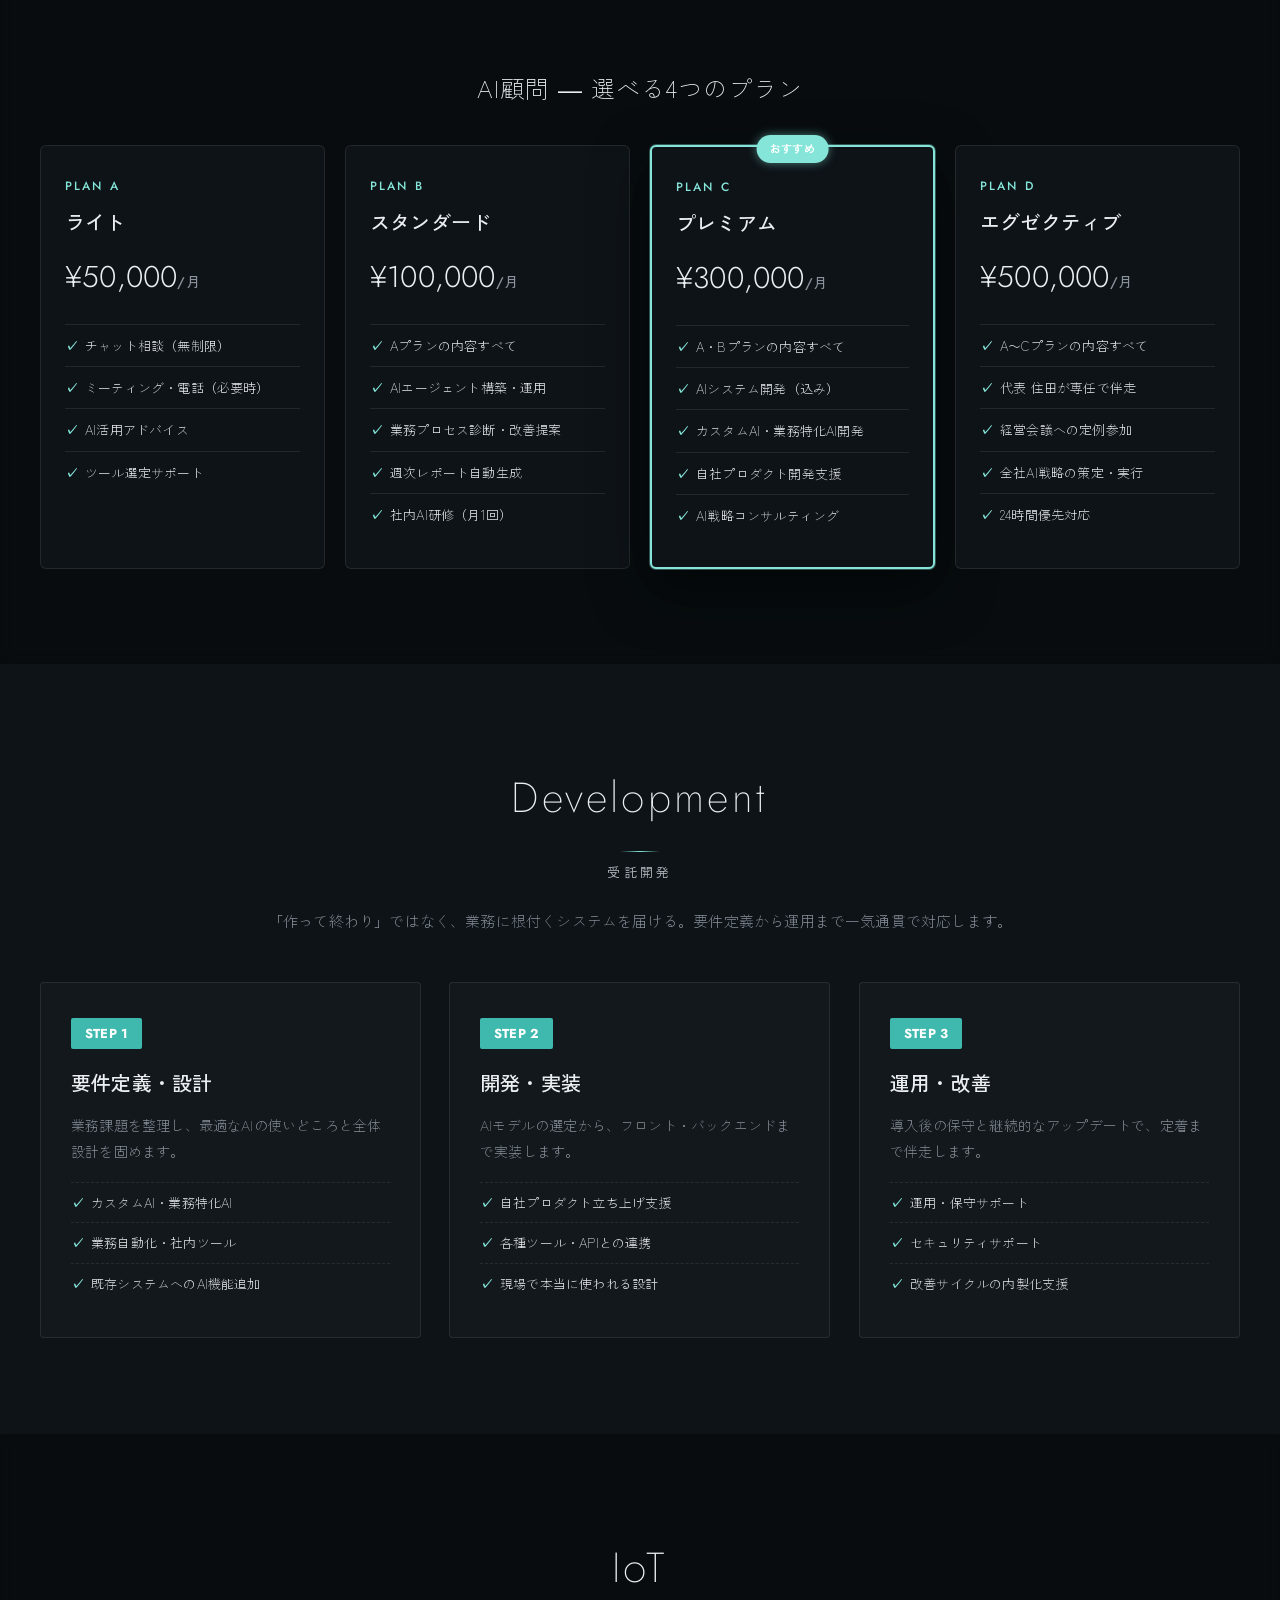
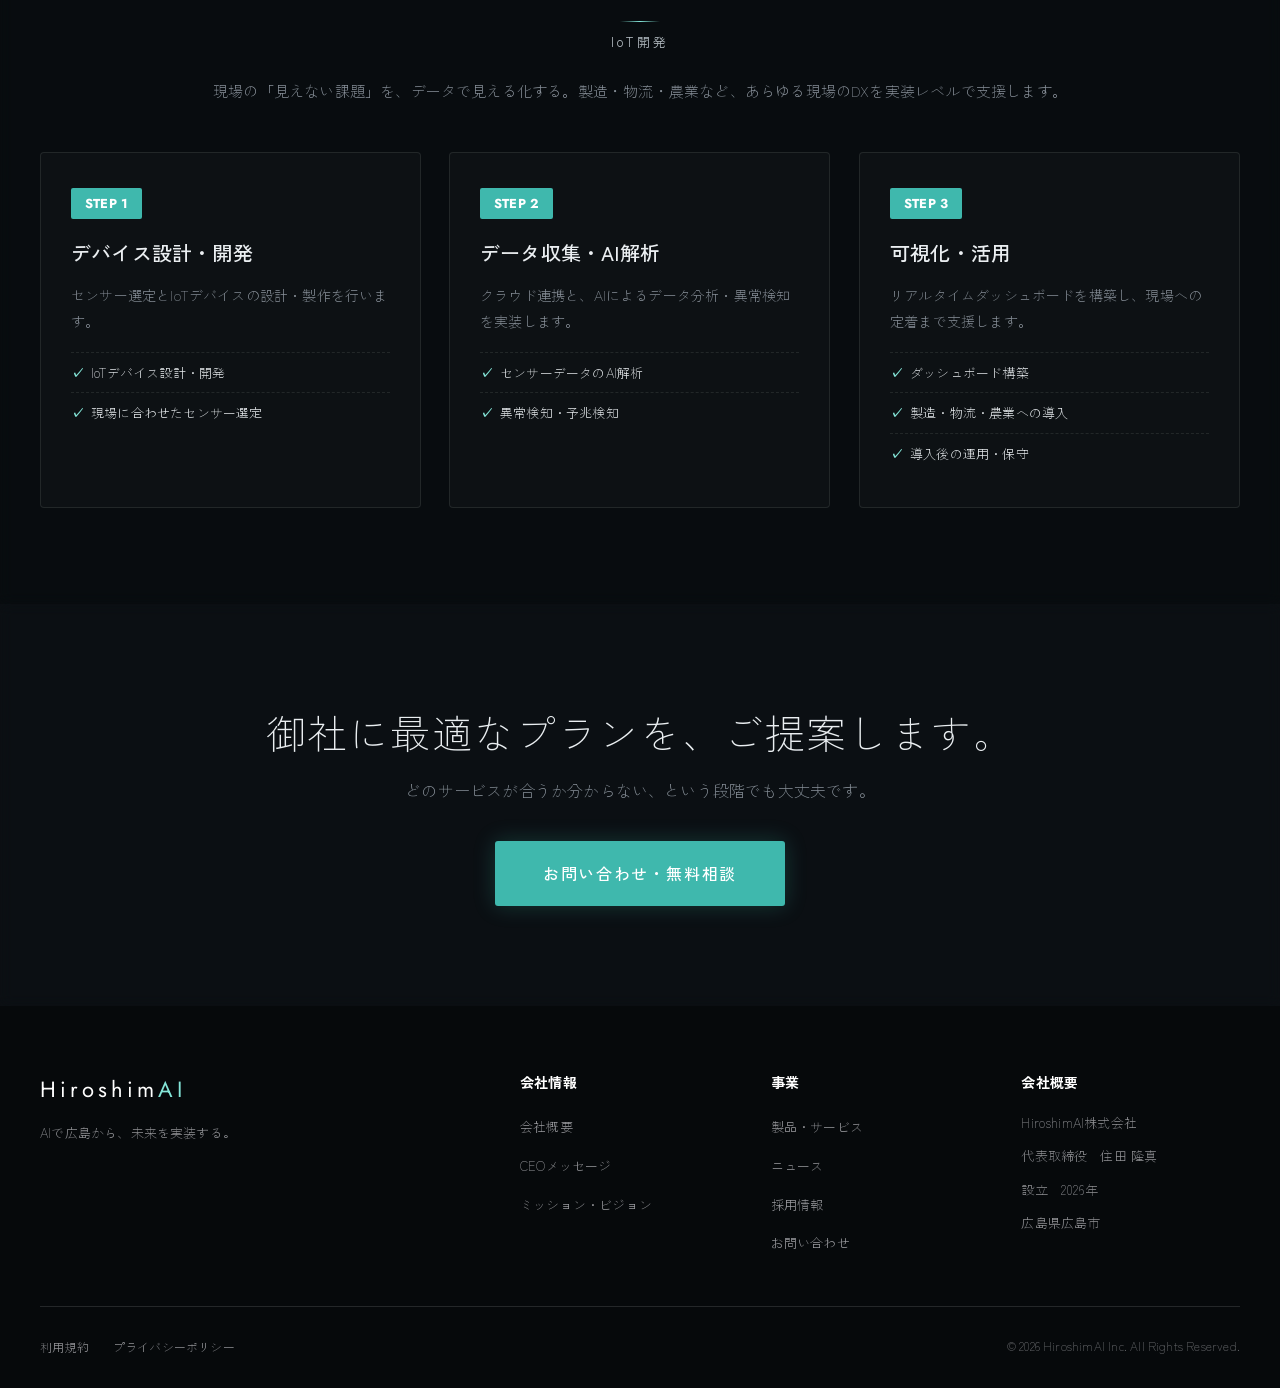
<file: v4/services/index.html>
<!DOCTYPE html>
<html lang="ja">
<head>
  <meta charset="UTF-8" />
  <meta name="viewport" content="width=device-width, initial-scale=1.0" />
  <script>if(!(window.matchMedia&&matchMedia("(prefers-reduced-motion: reduce)").matches))document.documentElement.classList.add("anim");</script>
  <title>製品・サービス | HiroshimAI株式会社</title>
  <meta name="description" content="HiroshimAIのサービス。AI研修・AI顧問・受託開発・IoT開発で、御社のAI活用を構想から実装まで一気通貫で支援します。" />
  <link rel="preconnect" href="https://fonts.googleapis.com" />
  <link rel="preconnect" href="https://fonts.gstatic.com" crossorigin />
  <link href="https://fonts.googleapis.com/css2?family=Jost:wght@200;300;400;500;600&family=Zen+Kaku+Gothic+New:wght@300;400;500;700&display=swap" rel="stylesheet" />
  <link rel="stylesheet" href="../css/style.css" />
</head>
<body>
  <div id="app-header"></div>

  <main>
    <section class="page-hero">
      <div class="page-hero-inner">
        <h1>Products &amp; Services</h1>
        <p class="page-jp">製品・サービス</p>
      </div>
    </section>
    <nav class="breadcrumb" aria-label="パンくず">
      <ol>
        <li><a href="../index.html">ホーム</a></li>
        <li>製品・サービス</li>
      </ol>
    </nav>

    <!-- overview -->
    <section class="services">
      <div class="section-head">
        <h2 class="section-title">Services</h2>
        <p class="section-jp">サービス概要</p>
      </div>
      <p class="lead-text">
        経営に直結するAI顧問と、組織全体のリテラシーを底上げするAI研修を両輪に、御社のAI活用を一気通貫で支援します。
        構想だけで終わらせない「実装力」が私たちの強みです。
      </p>
      <div class="service-grid">
        <a class="service-card" href="#training" data-reveal>
          <div class="service-num">01</div>
          <h3>AI研修</h3>
          <p class="service-catch">現場で即使えるスキルを、実質5万円で習得。</p>
          <ul class="service-points">
            <li>全12時間のカリキュラム</li>
            <li>研修後3ヶ月フォローアップ</li>
            <li>補助金申請サポート込み</li>
          </ul>
        </a>
        <a class="service-card" href="#advisory" data-reveal>
          <div class="service-num">02</div>
          <h3>AI顧問</h3>
          <p class="service-catch">戦略策定から業務自動化、エージェント構築まで包括支援。</p>
          <ul class="service-points">
            <li>無制限のチャット相談</li>
            <li>AI戦略コンサルティング</li>
            <li>カスタムAI・システム開発</li>
          </ul>
        </a>
        <a class="service-card" href="#dev" data-reveal>
          <div class="service-num">03</div>
          <h3>受託開発</h3>
          <p class="service-catch">業務課題に合わせたAIシステムをフルオーダー開発。</p>
          <ul class="service-points">
            <li>既存ツールとの連携</li>
            <li>現場データをAIで可視化</li>
            <li>セキュリティサポート</li>
          </ul>
        </a>
        <a class="service-card" href="#iot" data-reveal>
          <div class="service-num">04</div>
          <h3>IoT開発</h3>
          <p class="service-catch">現場の「見えない課題」を、データで見える化する。</p>
          <ul class="service-points">
            <li>IoTデバイス設計・開発</li>
            <li>センサーデータのAI解析・異常検知</li>
            <li>リアルタイムダッシュボード</li>
          </ul>
        </a>
      </div>
    </section>

    <!-- AI研修 -->
    <section class="steps" id="training">
      <div class="section-head">
        <h2 class="section-title">AI Training</h2>
        <p class="section-jp">AI研修 ― ３STEPのカリキュラム</p>
      </div>
      <p class="steps-lead">基礎 → 実践 → 自動化の3ステップで、AIを「触れる」から「業務に組み込める」へ。</p>
      <div class="step-grid">
        <article class="step-card" data-reveal>
          <span class="step-day">DAY 1-2</span>
          <h3>AI生成の基礎</h3>
          <p>ChatGPT・Claude等の基本操作、プロンプトの書き方、業務での活用イメージを掴む。</p>
          <ul>
            <li>主要モデルの違いと使い分け</li>
            <li>プロンプト設計の原則</li>
            <li>情報セキュリティの基本</li>
          </ul>
        </article>
        <article class="step-card" data-reveal>
          <span class="step-day">DAY 3-4</span>
          <h3>業務活用の実践</h3>
          <p>自社の業務を題材に、議事録作成・メール文案・データ分析・資料作成をAIで効率化。</p>
          <ul>
            <li>議事録の自動要約ワークフロー</li>
            <li>営業メール・提案書ドラフト</li>
            <li>Excel／データ分析の自動化</li>
          </ul>
        </article>
        <article class="step-card" data-reveal>
          <span class="step-day">DAY 5-6</span>
          <h3>AIエージェント構築</h3>
          <p>ノーコード／ローコードでAIエージェントを構築。自社業務の自動化を実装して持ち帰る。</p>
          <ul>
            <li>業務フローの設計と分解</li>
            <li>Difyなどでエージェント実装</li>
            <li>運用と改善のサイクル</li>
          </ul>
        </article>
      </div>
    </section>

    <!-- 導入の流れ -->
    <section class="flow">
      <div class="section-head">
        <h2 class="section-title">Flow</h2>
        <p class="section-jp">導入の流れ</p>
      </div>
      <ol class="flow-list">
        <li class="flow-item" data-reveal><span class="flow-step">STEP 1</span><h3>無料ヒアリング</h3><p>業務内容・課題・研修人数をヒアリングし、最適なカリキュラムをご提案します。</p></li>
        <li class="flow-item" data-reveal><span class="flow-step">STEP 2</span><h3>補助金申請</h3><p>訓練計画の作成から労働局への申請まで、手続きを全面サポートします。</p></li>
        <li class="flow-item" data-reveal><span class="flow-step">STEP 3</span><h3>研修実施</h3><p>御社のオフィスまたはオンラインで実施。実務に直結する内容で即戦力化。</p></li>
        <li class="flow-item" data-reveal><span class="flow-step">STEP 4</span><h3>フォローアップ</h3><p>研修後3ヶ月間、チャットで質問し放題。定着するまでサポートします。</p></li>
      </ol>
    </section>

    <!-- pricing -->
    <section class="pricing" id="pricing">
      <div class="section-head">
        <h2 class="section-title">Pricing</h2>
        <p class="section-jp">費用</p>
      </div>

      <div class="pricing-training">
        <p class="pt-lead">補助金活用で、1人あたり<strong>実質5万円</strong>。申請サポート費用もすべて込みのワンプライスです。</p>
        <div class="pt-calc">
          <div class="pt-box"><span class="pt-label">従業員数 ×</span><span class="pt-num">20<small>万円</small></span><span class="pt-note">(税別) / 1人あたり</span></div>
          <div class="pt-op">−</div>
          <div class="pt-box"><span class="pt-label">補助金 (最大75%)</span><span class="pt-num">15<small>万円</small></span><span class="pt-note">(税別) / 1人あたり</span></div>
          <div class="pt-op">=</div>
          <div class="pt-box pt-box-accent"><span class="pt-label">実質負担額</span><span class="pt-num">5<small>万円</small></span><span class="pt-note">(税別) / 1人あたり</span></div>
        </div>
        <p class="pt-foot">人材開発支援助成金（事業展開等リスキリング支援コース）／ 中小企業：経費助成率75%・OFF-JT 10時間以上の訓練が対象</p>
      </div>

      <h3 class="plans-title" id="advisory">AI顧問 ― 選べる4つのプラン</h3>
      <div class="plan-grid">
        <article class="plan-card" data-reveal>
          <span class="plan-tag">PLAN A</span><h4>ライト</h4><p class="plan-price">¥50,000<small>/月</small></p>
          <ul><li>チャット相談（無制限）</li><li>ミーティング・電話（必要時）</li><li>AI活用アドバイス</li><li>ツール選定サポート</li></ul>
        </article>
        <article class="plan-card" data-reveal>
          <span class="plan-tag">PLAN B</span><h4>スタンダード</h4><p class="plan-price">¥100,000<small>/月</small></p>
          <ul><li>Aプランの内容すべて</li><li>AIエージェント構築・運用</li><li>業務プロセス診断・改善提案</li><li>週次レポート自動生成</li><li>社内AI研修（月1回）</li></ul>
        </article>
        <article class="plan-card plan-card-featured" data-reveal>
          <span class="plan-tag">PLAN C</span><h4>プレミアム</h4><p class="plan-price">¥300,000<small>/月</small></p>
          <ul><li>A・Bプランの内容すべて</li><li>AIシステム開発（込み）</li><li>カスタムAI・業務特化AI開発</li><li>自社プロダクト開発支援</li><li>AI戦略コンサルティング</li></ul>
        </article>
        <article class="plan-card" data-reveal>
          <span class="plan-tag">PLAN D</span><h4>エグゼクティブ</h4><p class="plan-price">¥500,000<small>/月</small></p>
          <ul><li>A〜Cプランの内容すべて</li><li>代表 住田が専任で伴走</li><li>経営会議への定例参加</li><li>全社AI戦略の策定・実行</li><li>24時間優先対応</li></ul>
        </article>
      </div>
    </section>

    <!-- 受託開発 -->
    <section class="steps alt" id="dev" style="background:var(--bg-alt)">
      <div class="section-head">
        <h2 class="section-title">Development</h2>
        <p class="section-jp">受託開発</p>
      </div>
      <p class="steps-lead">「作って終わり」ではなく、業務に根付くシステムを届ける。要件定義から運用まで一気通貫で対応します。</p>
      <div class="step-grid">
        <article class="step-card" data-reveal><span class="step-day">STEP 1</span><h3>要件定義・設計</h3><p>業務課題を整理し、最適なAIの使いどころと全体設計を固めます。</p><ul><li>カスタムAI・業務特化AI</li><li>業務自動化・社内ツール</li><li>既存システムへのAI機能追加</li></ul></article>
        <article class="step-card" data-reveal><span class="step-day">STEP 2</span><h3>開発・実装</h3><p>AIモデルの選定から、フロント・バックエンドまで実装します。</p><ul><li>自社プロダクト立ち上げ支援</li><li>各種ツール・APIとの連携</li><li>現場で本当に使われる設計</li></ul></article>
        <article class="step-card" data-reveal><span class="step-day">STEP 3</span><h3>運用・改善</h3><p>導入後の保守と継続的なアップデートで、定着まで伴走します。</p><ul><li>運用・保守サポート</li><li>セキュリティサポート</li><li>改善サイクルの内製化支援</li></ul></article>
      </div>
    </section>

    <!-- IoT開発 -->
    <section class="steps" id="iot">
      <div class="section-head">
        <h2 class="section-title">IoT</h2>
        <p class="section-jp">IoT開発</p>
      </div>
      <p class="steps-lead">現場の「見えない課題」を、データで見える化する。製造・物流・農業など、あらゆる現場のDXを実装レベルで支援します。</p>
      <div class="step-grid">
        <article class="step-card" data-reveal><span class="step-day">STEP 1</span><h3>デバイス設計・開発</h3><p>センサー選定とIoTデバイスの設計・製作を行います。</p><ul><li>IoTデバイス設計・開発</li><li>現場に合わせたセンサー選定</li></ul></article>
        <article class="step-card" data-reveal><span class="step-day">STEP 2</span><h3>データ収集・AI解析</h3><p>クラウド連携と、AIによるデータ分析・異常検知を実装します。</p><ul><li>センサーデータのAI解析</li><li>異常検知・予兆検知</li></ul></article>
        <article class="step-card" data-reveal><span class="step-day">STEP 3</span><h3>可視化・活用</h3><p>リアルタイムダッシュボードを構築し、現場への定着まで支援します。</p><ul><li>ダッシュボード構築</li><li>製造・物流・農業への導入</li><li>導入後の運用・保守</li></ul></article>
      </div>
    </section>

    <section class="contact">
      <h2 class="contact-title">御社に最適なプランを、<br class="sp-only" />ご提案します。</h2>
      <p class="contact-lead">どのサービスが合うか分からない、という段階でも大丈夫です。</p>
      <a href="../contact.html" class="contact-btn">お問い合わせ・無料相談</a>
    </section>
  </main>

  <div id="app-footer"></div>
  <script>window.SITE_ROOT = "../";</script>
  <script src="../js/layout.js"></script>
</body>
</html>
</file>
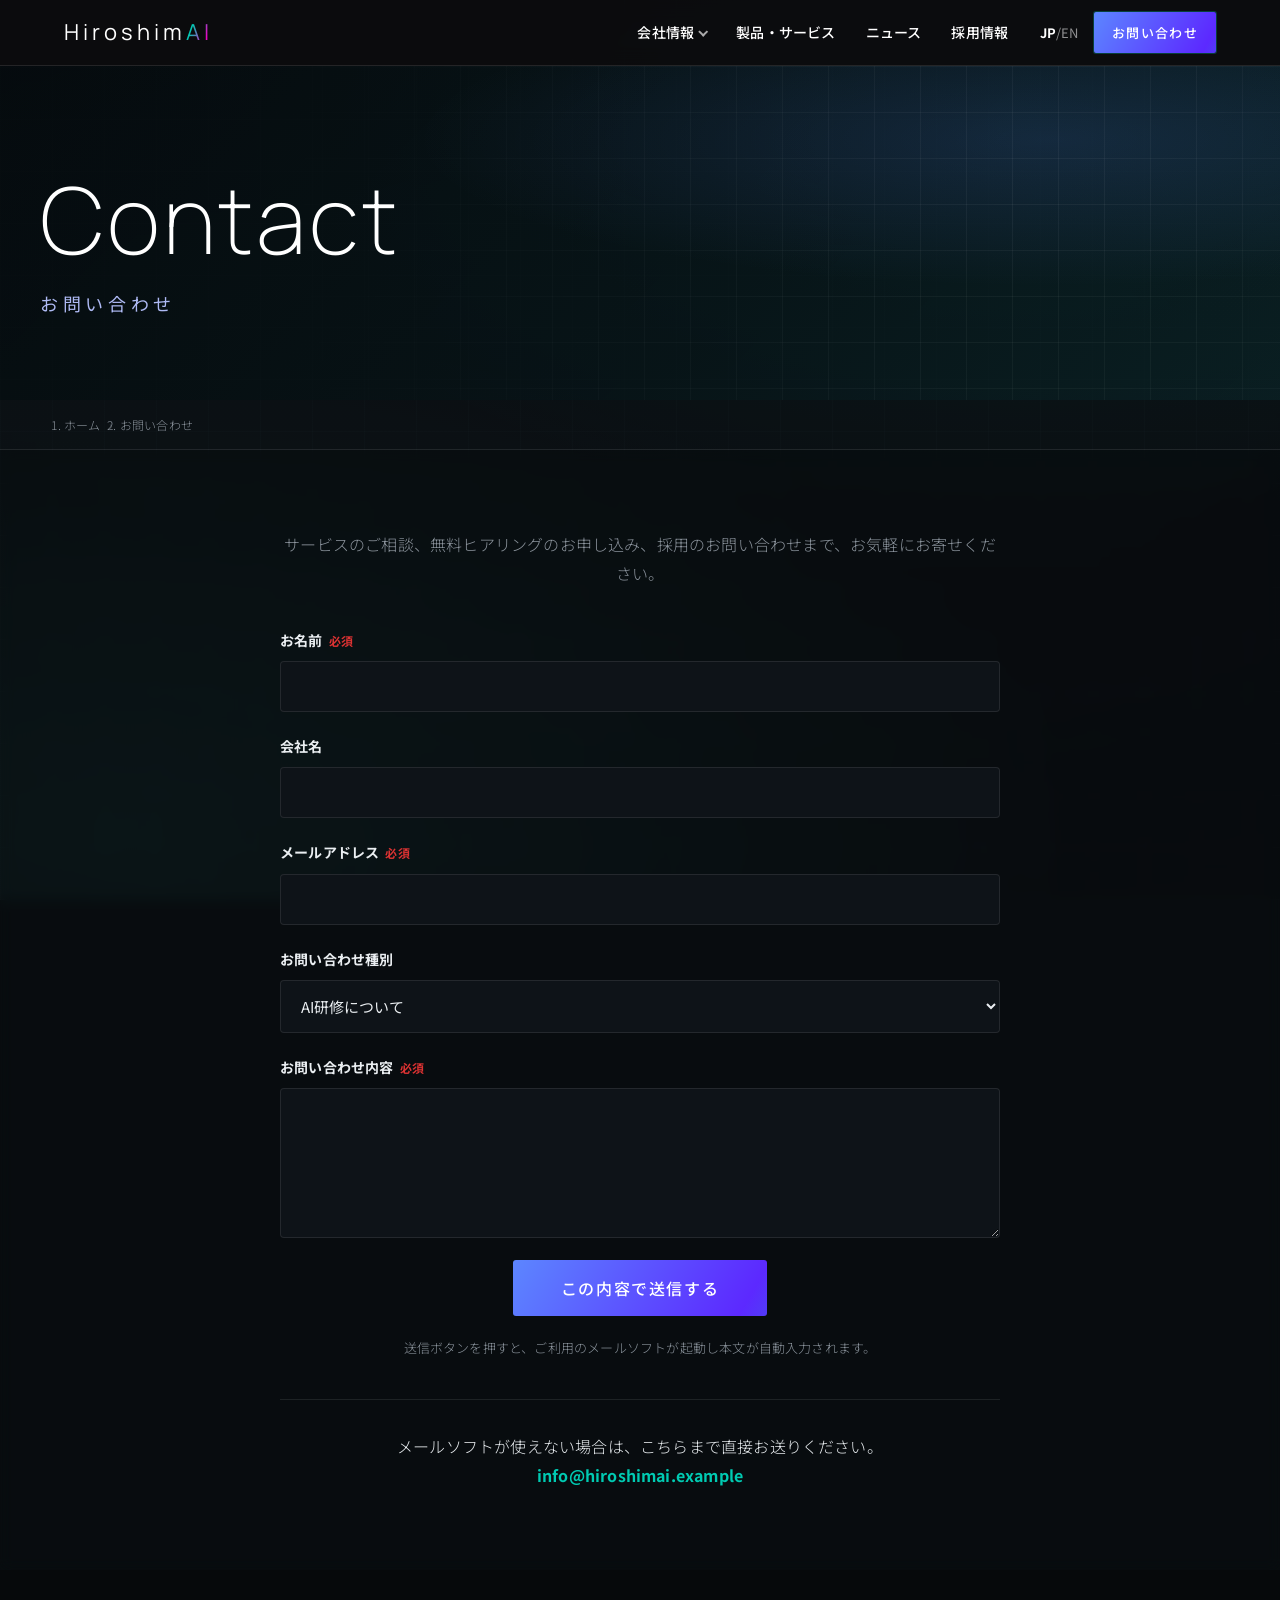
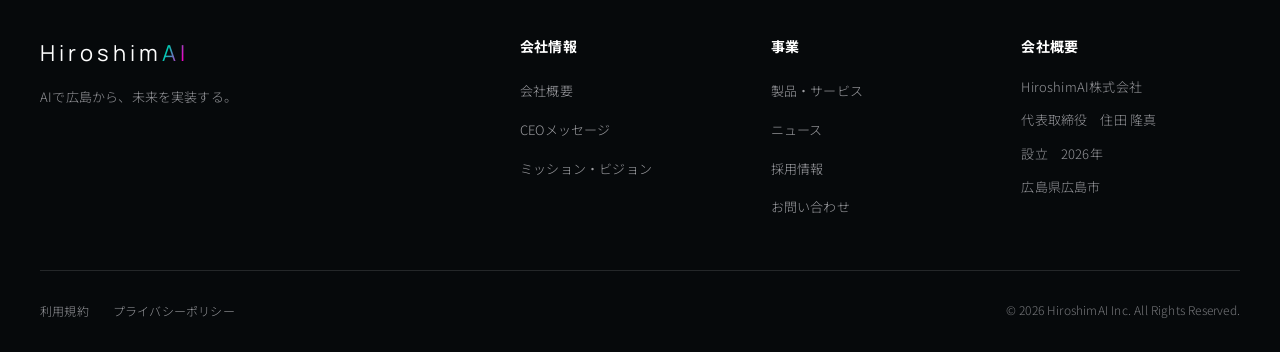
<file: contact.html>
<!DOCTYPE html>
<html lang="ja">
<head>
  <meta charset="UTF-8" />
  <meta name="viewport" content="width=device-width, initial-scale=1.0" />
  <script>if(!(window.matchMedia&&matchMedia("(prefers-reduced-motion: reduce)").matches))document.documentElement.classList.add("anim");</script>
  <title>お問い合わせ | HiroshimAI株式会社</title>
  <meta name="description" content="HiroshimAI株式会社へのお問い合わせ。サービスのご相談・無料ヒアリング・採用のお問い合わせはこちらから。" />
  <link rel="preconnect" href="https://fonts.googleapis.com" />
  <link rel="preconnect" href="https://fonts.gstatic.com" crossorigin />
  <link href="https://fonts.googleapis.com/css2?family=Manrope:wght@200..800&family=Noto+Sans+JP:wght@100..900&display=swap" rel="stylesheet" />
  <link rel="stylesheet" href="css/style.css" />
</head>
<body>
  <div id="app-header"></div>

  <main>
    <section class="page-hero">
      <div class="page-hero-inner">
        <h1>Contact</h1>
        <p class="page-jp">お問い合わせ</p>
      </div>
    </section>
    <nav class="breadcrumb" aria-label="パンくず">
      <ol>
        <li><a href="index.html">ホーム</a></li>
        <li>お問い合わせ</li>
      </ol>
    </nav>

    <section class="page-section">
      <div class="contact-wrap">
        <p class="lead-text">サービスのご相談、無料ヒアリングのお申し込み、採用のお問い合わせまで、お気軽にお寄せください。</p>

        <form class="contact-form" id="contactForm">
          <div class="form-row">
            <label for="cname">お名前<span class="req">必須</span></label>
            <input type="text" id="cname" name="name" required autocomplete="name" />
          </div>
          <div class="form-row">
            <label for="ccompany">会社名</label>
            <input type="text" id="ccompany" name="company" autocomplete="organization" />
          </div>
          <div class="form-row">
            <label for="cemail">メールアドレス<span class="req">必須</span></label>
            <input type="email" id="cemail" name="email" required autocomplete="email" />
          </div>
          <div class="form-row">
            <label for="ctopic">お問い合わせ種別</label>
            <select id="ctopic" name="topic">
              <option>AI研修について</option>
              <option>AI顧問について</option>
              <option>受託開発について</option>
              <option>IoT開発について</option>
              <option>採用について</option>
              <option>その他</option>
            </select>
          </div>
          <div class="form-row">
            <label for="cmsg">お問い合わせ内容<span class="req">必須</span></label>
            <textarea id="cmsg" name="message" required></textarea>
          </div>
          <button type="submit" class="form-submit">この内容で送信する</button>
        </form>
        <p class="contact-note">送信ボタンを押すと、ご利用のメールソフトが起動し本文が自動入力されます。</p>

        <div class="contact-direct">
          <p>メールソフトが使えない場合は、こちらまで直接お送りください。</p>
          <p><a href="mailto:info@hiroshimai.example">info@hiroshimai.example</a></p>
        </div>
      </div>
    </section>
  </main>

  <div id="app-footer"></div>
  <script src="js/layout.js"></script>
  <script>
    document.getElementById("contactForm").addEventListener("submit", function (e) {
      e.preventDefault();
      var f = e.target;
      var subject = "【お問い合わせ】" + (f.topic.value || "");
      var body =
        "お名前: " + f.name.value + "\n" +
        "会社名: " + f.company.value + "\n" +
        "メール: " + f.email.value + "\n" +
        "種別: " + f.topic.value + "\n\n" +
        f.message.value;
      window.location.href =
        "mailto:info@hiroshimai.example?subject=" +
        encodeURIComponent(subject) + "&body=" + encodeURIComponent(body);
    });
  </script>
</body>
</html>
</file>
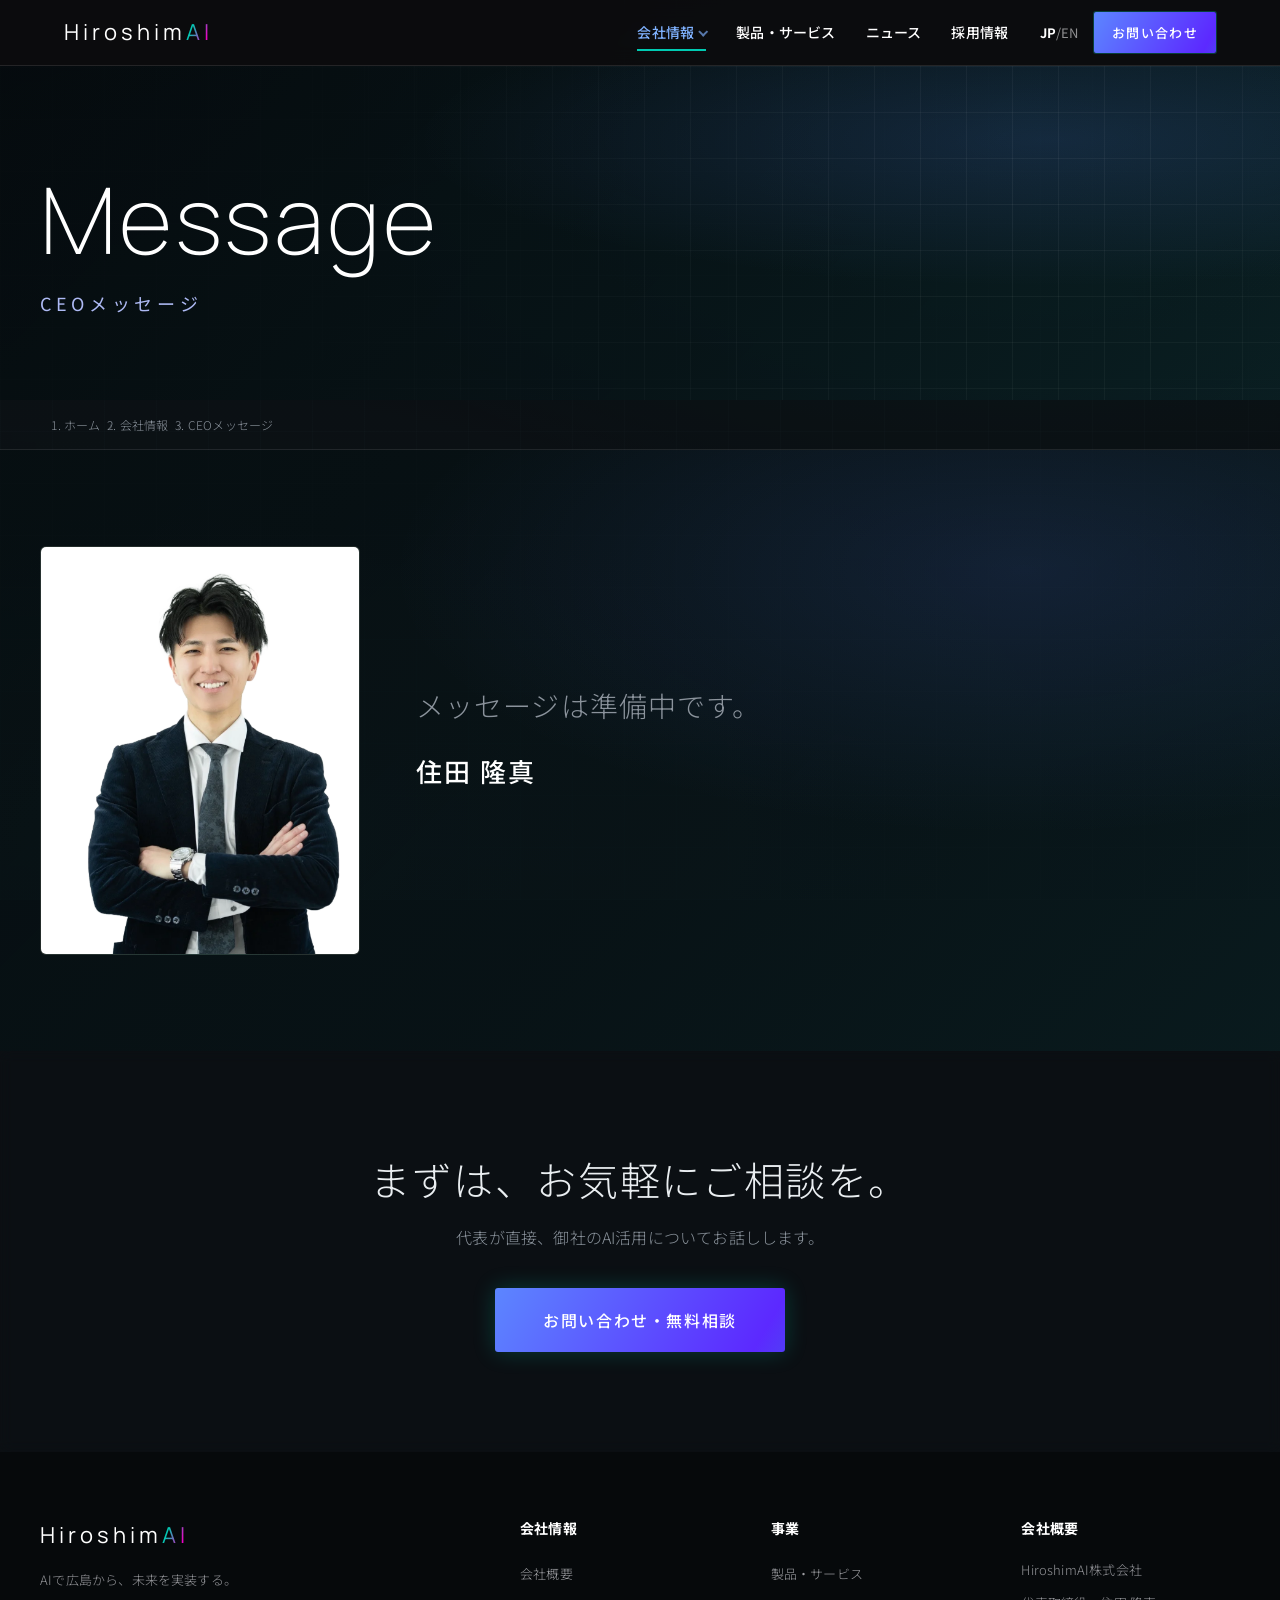
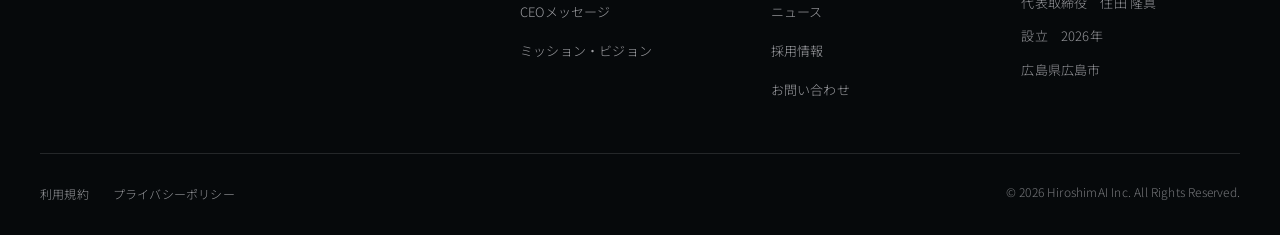
<file: company/message.html>
<!DOCTYPE html>
<html lang="ja">
<head>
  <meta charset="UTF-8" />
  <meta name="viewport" content="width=device-width, initial-scale=1.0" />
  <script>if(!(window.matchMedia&&matchMedia("(prefers-reduced-motion: reduce)").matches))document.documentElement.classList.add("anim");</script>
  <title>CEOメッセージ | HiroshimAI株式会社</title>
  <meta name="description" content="HiroshimAI株式会社 代表取締役 住田隆真からのメッセージと経歴。" />
  <link rel="preconnect" href="https://fonts.googleapis.com" />
  <link rel="preconnect" href="https://fonts.gstatic.com" crossorigin />
  <link href="https://fonts.googleapis.com/css2?family=Manrope:wght@200..800&family=Noto+Sans+JP:wght@100..900&display=swap" rel="stylesheet" />
  <link rel="stylesheet" href="../css/style.css" />
</head>
<body>
  <div id="app-header"></div>

  <main>
    <section class="page-hero">
      <div class="page-hero-inner">
        <h1>Message</h1>
        <p class="page-jp">CEOメッセージ</p>
      </div>
    </section>
    <nav class="breadcrumb" aria-label="パンくず">
      <ol>
        <li><a href="../index.html">ホーム</a></li>
        <li><a href="index.html">会社情報</a></li>
        <li>CEOメッセージ</li>
      </ol>
    </nav>

    <section class="company" style="margin-top:0">
      <div class="company-inner">
        <div class="rep-photo has-img">
          <img src="../assets/ceo.png" alt="代表取締役 住田 隆真" />
        </div>
        <div class="rep-body">
          <!-- ▼▼▼ 代表メッセージ：本人から受領後にここへ記載 ▼▼▼
               肩書・経歴は本人確認が取れるまで記載しない方針。
               受領したら下の .rep-placeholder を差し替えてください。
               例) <p class="rep-lead">（見出し）</p>
                   <p class="rep-text">（本文）</p>
          -->
          <p class="rep-lead rep-placeholder">メッセージは準備中です。</p>
          <div class="rep-name">
            <span class="rep-fullname">住田 隆真</span>
          </div>
          <!-- ▲▲▲ ここまで差し替え範囲 ▲▲▲ -->
        </div>
      </div>
    </section>

    <section class="contact">
      <h2 class="contact-title">まずは、お気軽にご相談を。</h2>
      <p class="contact-lead">代表が直接、御社のAI活用についてお話しします。</p>
      <a href="../contact.html" class="contact-btn">お問い合わせ・無料相談</a>
    </section>
  </main>

  <div id="app-footer"></div>
  <script>window.SITE_ROOT = "../";</script>
  <script src="../js/layout.js"></script>
</body>
</html>
</file>
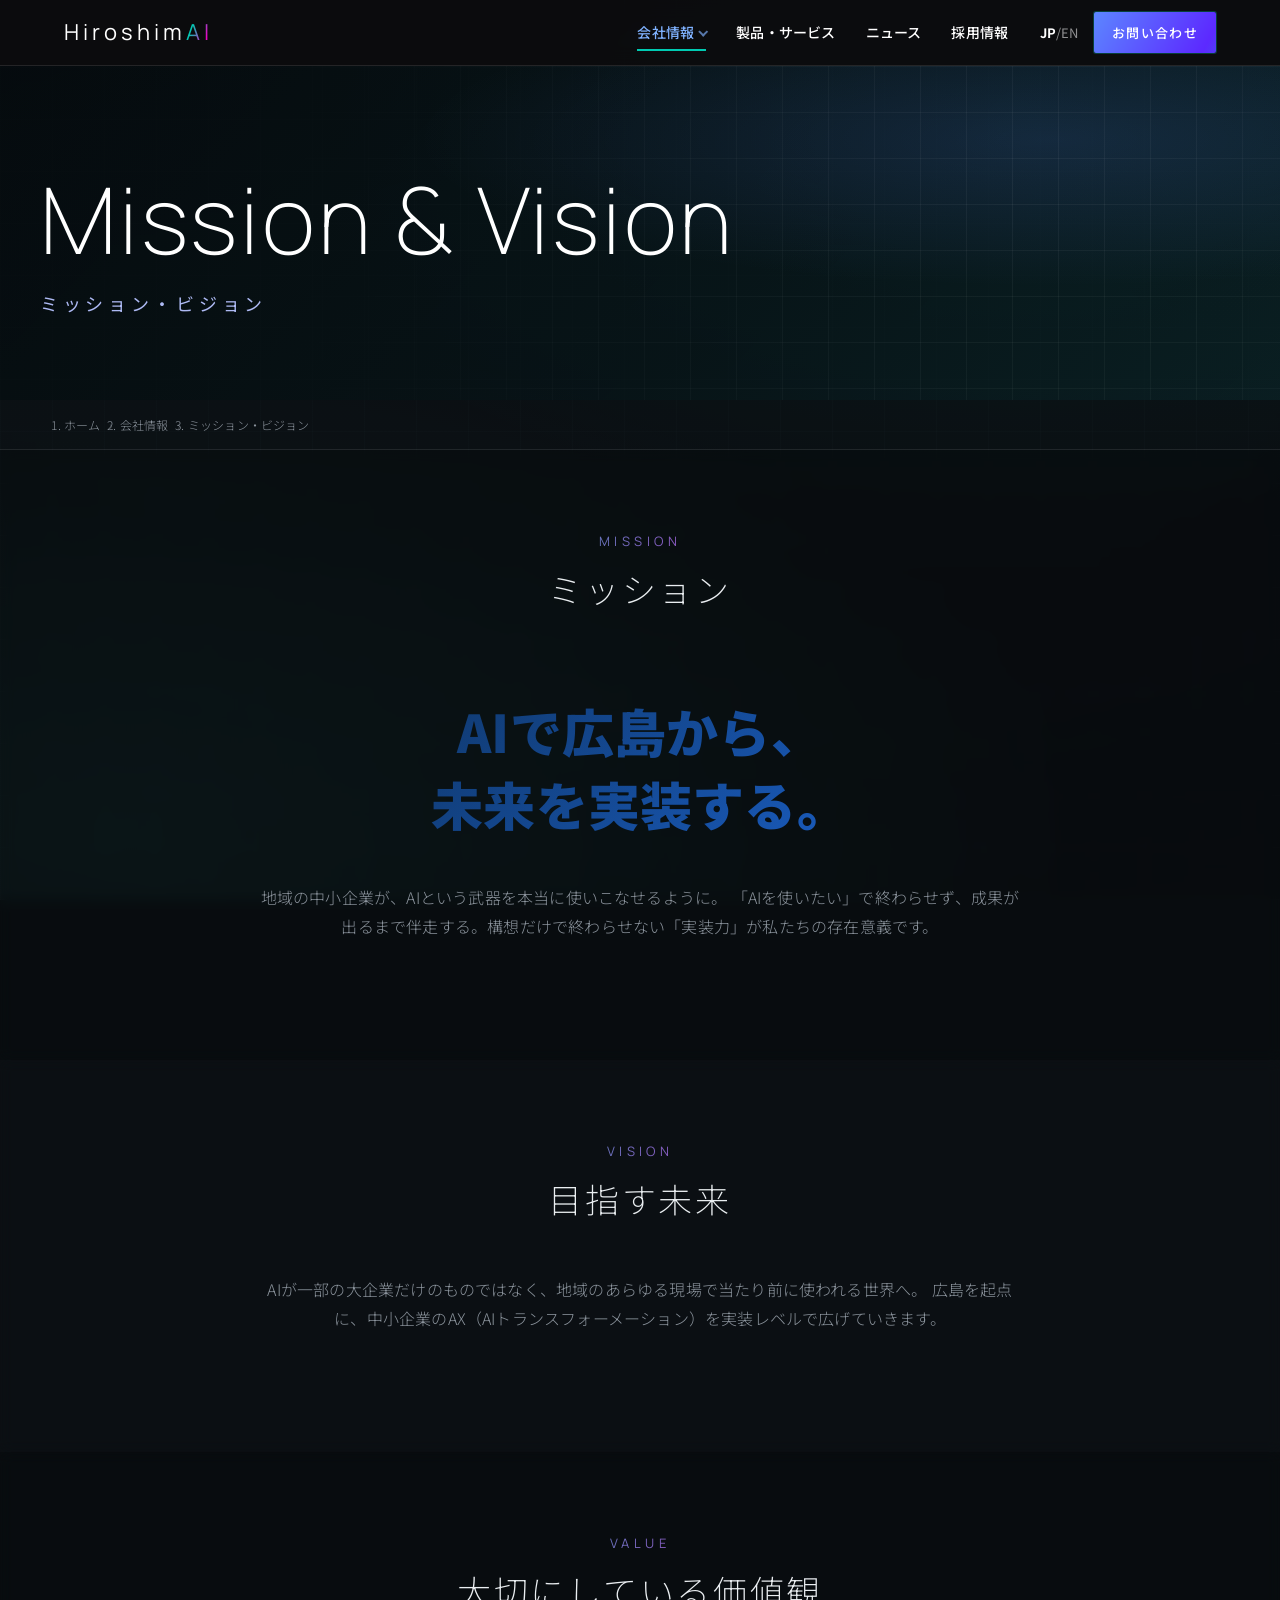
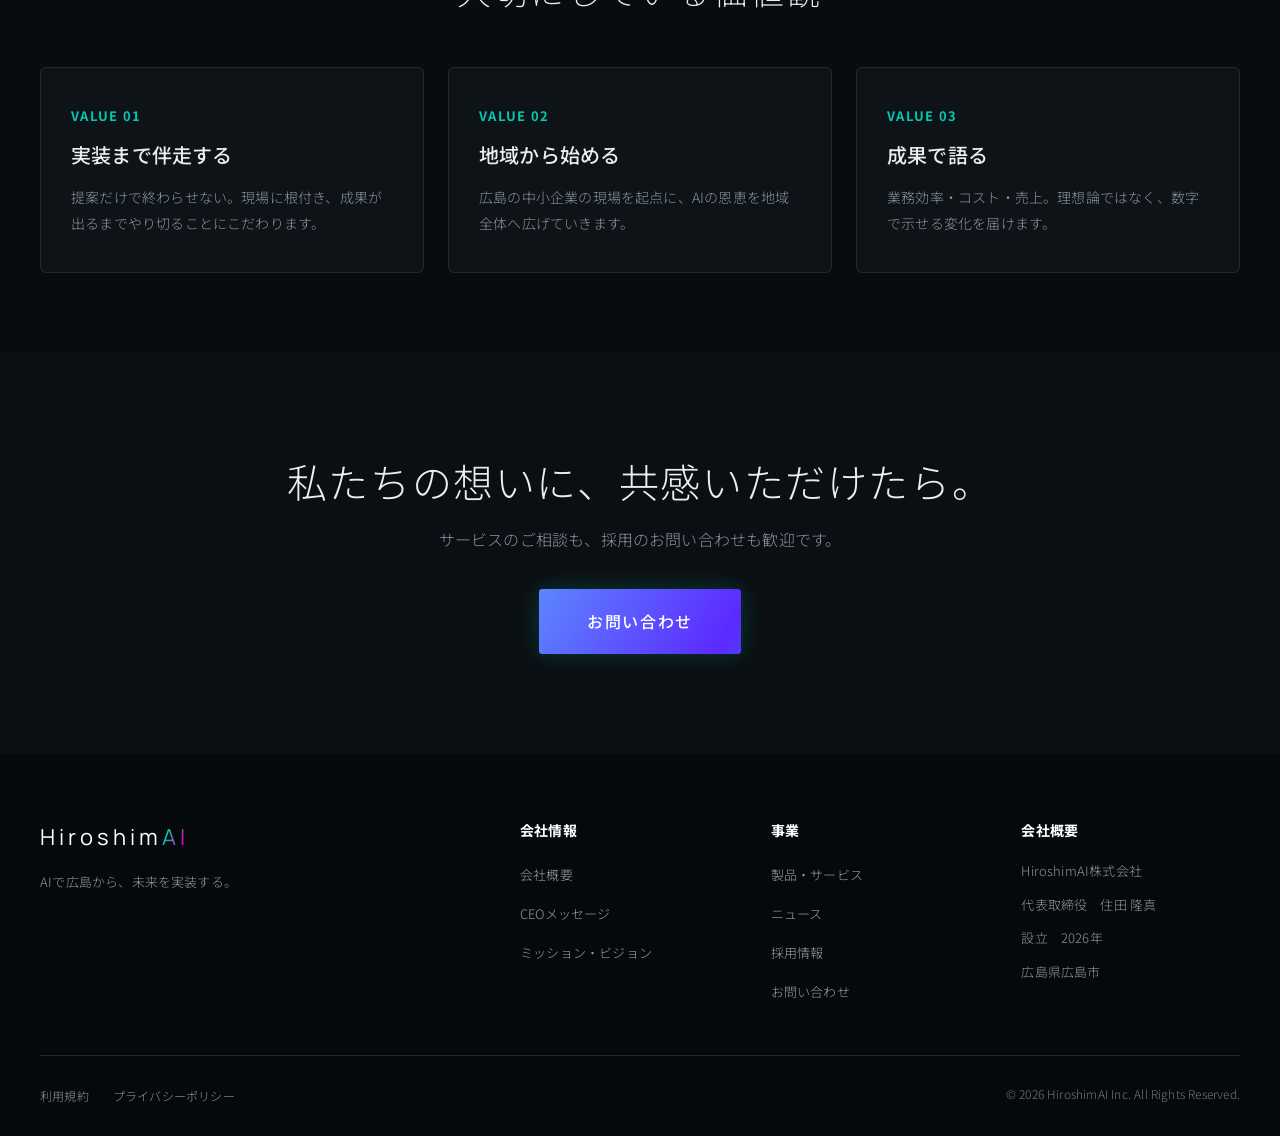
<file: company/vision.html>
<!DOCTYPE html>
<html lang="ja">
<head>
  <meta charset="UTF-8" />
  <meta name="viewport" content="width=device-width, initial-scale=1.0" />
  <script>if(!(window.matchMedia&&matchMedia("(prefers-reduced-motion: reduce)").matches))document.documentElement.classList.add("anim");</script>
  <title>ミッション・ビジョン | HiroshimAI株式会社</title>
  <meta name="description" content="HiroshimAI株式会社のミッション・ビジョン・バリュー。AIで広島から、未来を実装する。" />
  <link rel="preconnect" href="https://fonts.googleapis.com" />
  <link rel="preconnect" href="https://fonts.gstatic.com" crossorigin />
  <link href="https://fonts.googleapis.com/css2?family=Manrope:wght@200..800&family=Noto+Sans+JP:wght@100..900&display=swap" rel="stylesheet" />
  <link rel="stylesheet" href="../css/style.css" />
</head>
<body>
  <div id="app-header"></div>

  <main>
    <section class="page-hero">
      <div class="page-hero-inner">
        <h1>Mission &amp; Vision</h1>
        <p class="page-jp">ミッション・ビジョン</p>
      </div>
    </section>
    <nav class="breadcrumb" aria-label="パンくず">
      <ol>
        <li><a href="../index.html">ホーム</a></li>
        <li><a href="index.html">会社情報</a></li>
        <li>ミッション・ビジョン</li>
      </ol>
    </nav>

    <section class="page-section">
      <div class="inner">
        <div class="block-head"><p class="en">MISSION</p><h2>ミッション</h2></div>
        <div class="vision-statement">
          <p class="big">AIで広島から、<br />未来を実装する。</p>
        </div>
        <p class="lead-text" style="margin-top:32px">
          地域の中小企業が、AIという武器を本当に使いこなせるように。
          「AIを使いたい」で終わらせず、成果が出るまで伴走する。構想だけで終わらせない「実装力」が私たちの存在意義です。
        </p>
      </div>
    </section>

    <section class="page-section alt">
      <div class="inner">
        <div class="block-head"><p class="en">VISION</p><h2>目指す未来</h2></div>
        <p class="lead-text">
          AIが一部の大企業だけのものではなく、地域のあらゆる現場で当たり前に使われる世界へ。
          広島を起点に、中小企業のAX（AIトランスフォーメーション）を実装レベルで広げていきます。
        </p>
      </div>
    </section>

    <section class="page-section">
      <div class="inner">
        <div class="block-head"><p class="en">VALUE</p><h2>大切にしている価値観</h2></div>
        <div class="value-grid">
          <div class="value-card" data-reveal>
            <p class="v-num">VALUE 01</p>
            <h3>実装まで伴走する</h3>
            <p>提案だけで終わらせない。現場に根付き、成果が出るまでやり切ることにこだわります。</p>
          </div>
          <div class="value-card" data-reveal>
            <p class="v-num">VALUE 02</p>
            <h3>地域から始める</h3>
            <p>広島の中小企業の現場を起点に、AIの恩恵を地域全体へ広げていきます。</p>
          </div>
          <div class="value-card" data-reveal>
            <p class="v-num">VALUE 03</p>
            <h3>成果で語る</h3>
            <p>業務効率・コスト・売上。理想論ではなく、数字で示せる変化を届けます。</p>
          </div>
        </div>
      </div>
    </section>

    <section class="contact">
      <h2 class="contact-title">私たちの想いに、共感いただけたら。</h2>
      <p class="contact-lead">サービスのご相談も、採用のお問い合わせも歓迎です。</p>
      <a href="../contact.html" class="contact-btn">お問い合わせ</a>
    </section>
  </main>

  <div id="app-footer"></div>
  <script>window.SITE_ROOT = "../";</script>
  <script src="../js/layout.js"></script>
</body>
</html>
</file>
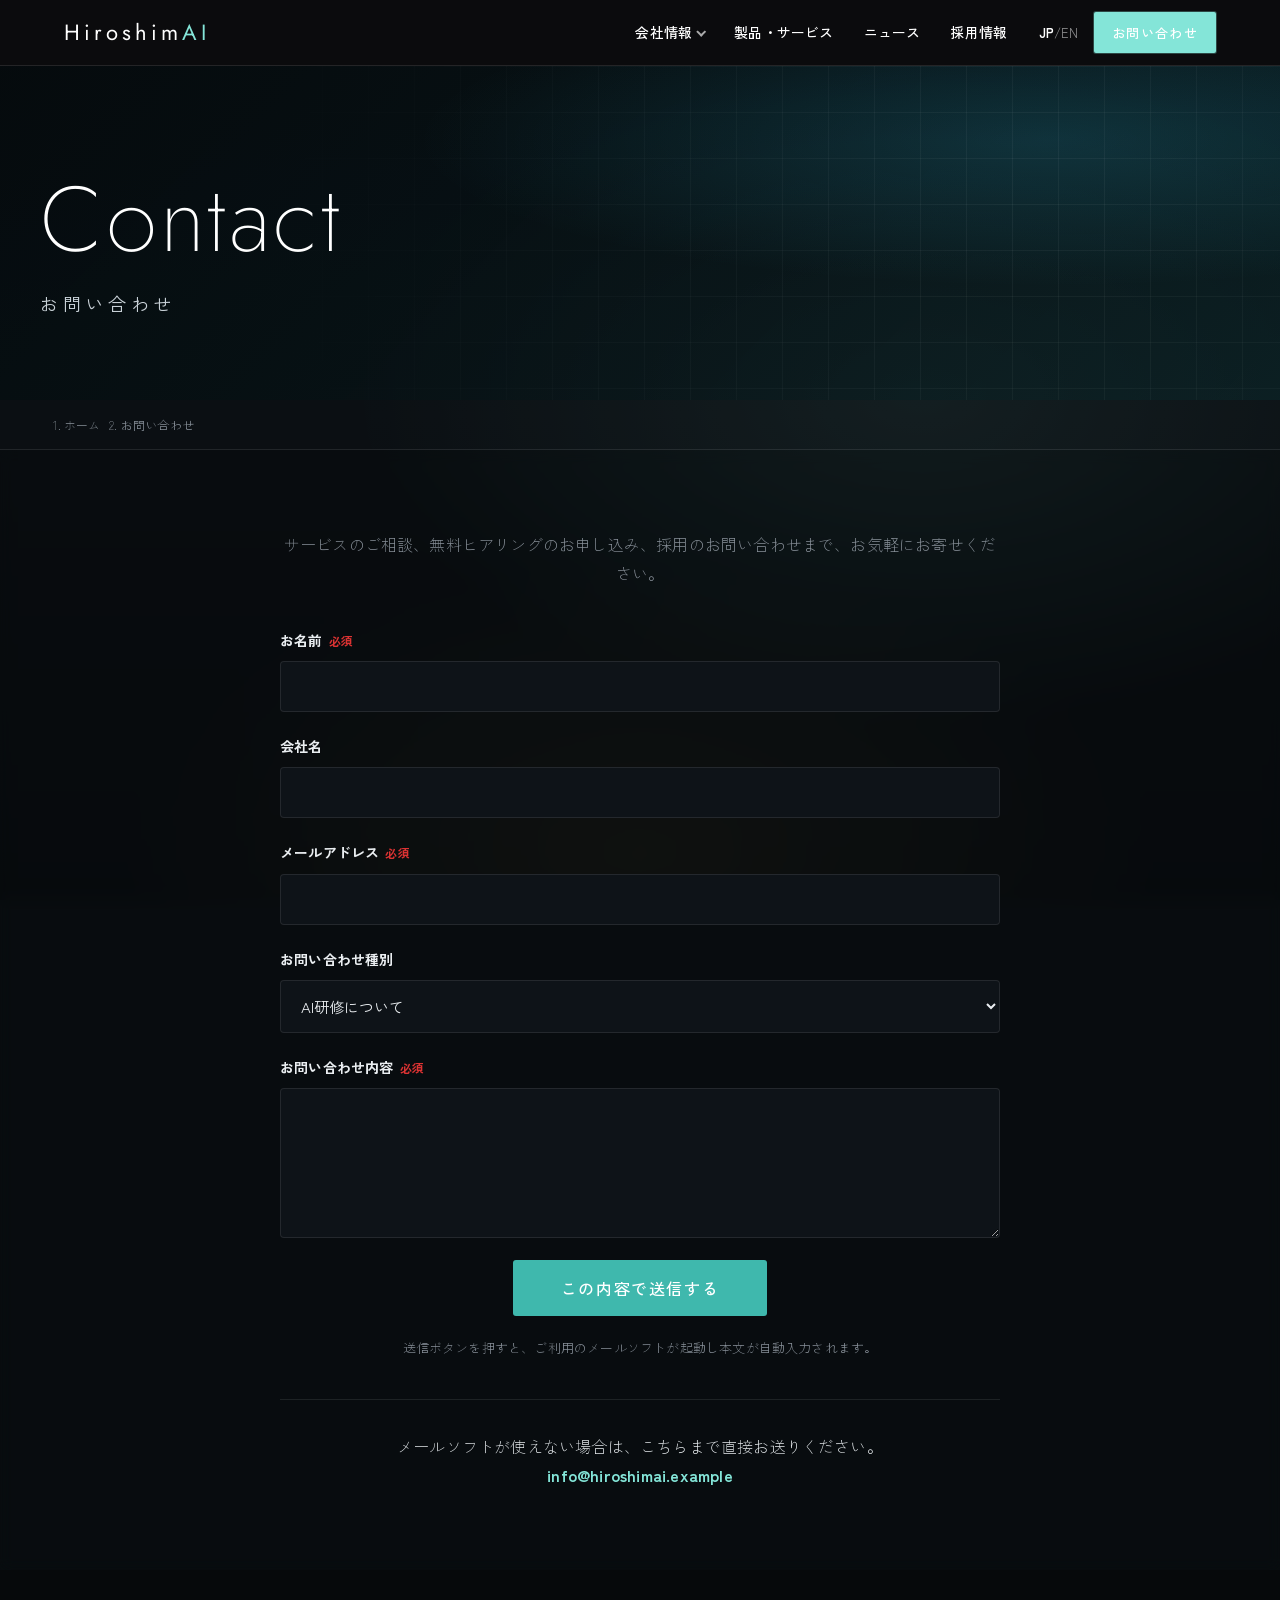
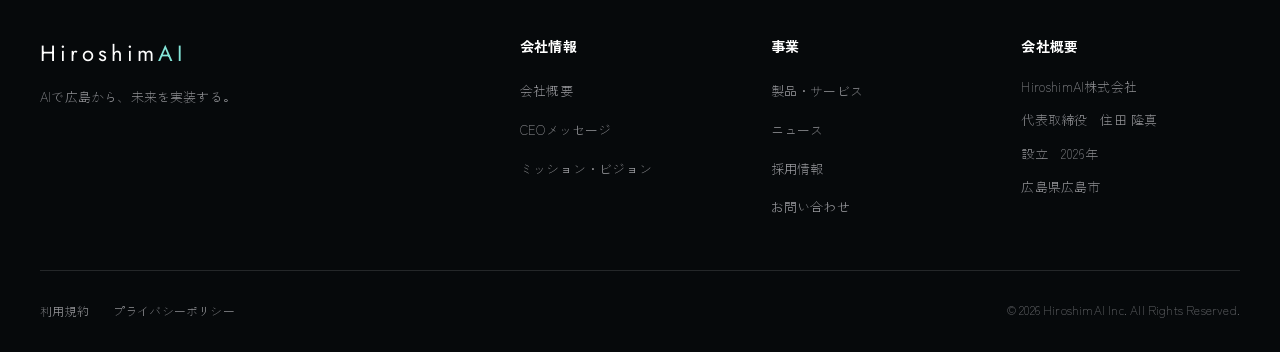
<file: v4/contact.html>
<!DOCTYPE html>
<html lang="ja">
<head>
  <meta charset="UTF-8" />
  <meta name="viewport" content="width=device-width, initial-scale=1.0" />
  <script>if(!(window.matchMedia&&matchMedia("(prefers-reduced-motion: reduce)").matches))document.documentElement.classList.add("anim");</script>
  <title>お問い合わせ | HiroshimAI株式会社</title>
  <meta name="description" content="HiroshimAI株式会社へのお問い合わせ。サービスのご相談・無料ヒアリング・採用のお問い合わせはこちらから。" />
  <link rel="preconnect" href="https://fonts.googleapis.com" />
  <link rel="preconnect" href="https://fonts.gstatic.com" crossorigin />
  <link href="https://fonts.googleapis.com/css2?family=Jost:wght@200;300;400;500;600&family=Zen+Kaku+Gothic+New:wght@300;400;500;700&display=swap" rel="stylesheet" />
  <link rel="stylesheet" href="css/style.css" />
</head>
<body>
  <div id="app-header"></div>

  <main>
    <section class="page-hero">
      <div class="page-hero-inner">
        <h1>Contact</h1>
        <p class="page-jp">お問い合わせ</p>
      </div>
    </section>
    <nav class="breadcrumb" aria-label="パンくず">
      <ol>
        <li><a href="index.html">ホーム</a></li>
        <li>お問い合わせ</li>
      </ol>
    </nav>

    <section class="page-section">
      <div class="contact-wrap">
        <p class="lead-text">サービスのご相談、無料ヒアリングのお申し込み、採用のお問い合わせまで、お気軽にお寄せください。</p>

        <form class="contact-form" id="contactForm">
          <div class="form-row">
            <label for="cname">お名前<span class="req">必須</span></label>
            <input type="text" id="cname" name="name" required autocomplete="name" />
          </div>
          <div class="form-row">
            <label for="ccompany">会社名</label>
            <input type="text" id="ccompany" name="company" autocomplete="organization" />
          </div>
          <div class="form-row">
            <label for="cemail">メールアドレス<span class="req">必須</span></label>
            <input type="email" id="cemail" name="email" required autocomplete="email" />
          </div>
          <div class="form-row">
            <label for="ctopic">お問い合わせ種別</label>
            <select id="ctopic" name="topic">
              <option>AI研修について</option>
              <option>AI顧問について</option>
              <option>受託開発について</option>
              <option>IoT開発について</option>
              <option>採用について</option>
              <option>その他</option>
            </select>
          </div>
          <div class="form-row">
            <label for="cmsg">お問い合わせ内容<span class="req">必須</span></label>
            <textarea id="cmsg" name="message" required></textarea>
          </div>
          <button type="submit" class="form-submit">この内容で送信する</button>
        </form>
        <p class="contact-note">送信ボタンを押すと、ご利用のメールソフトが起動し本文が自動入力されます。</p>

        <div class="contact-direct">
          <p>メールソフトが使えない場合は、こちらまで直接お送りください。</p>
          <p><a href="mailto:info@hiroshimai.example">info@hiroshimai.example</a></p>
        </div>
      </div>
    </section>
  </main>

  <div id="app-footer"></div>
  <script src="js/layout.js"></script>
  <script>
    document.getElementById("contactForm").addEventListener("submit", function (e) {
      e.preventDefault();
      var f = e.target;
      var subject = "【お問い合わせ】" + (f.topic.value || "");
      var body =
        "お名前: " + f.name.value + "\n" +
        "会社名: " + f.company.value + "\n" +
        "メール: " + f.email.value + "\n" +
        "種別: " + f.topic.value + "\n\n" +
        f.message.value;
      window.location.href =
        "mailto:info@hiroshimai.example?subject=" +
        encodeURIComponent(subject) + "&body=" + encodeURIComponent(body);
    });
  </script>
</body>
</html>
</file>
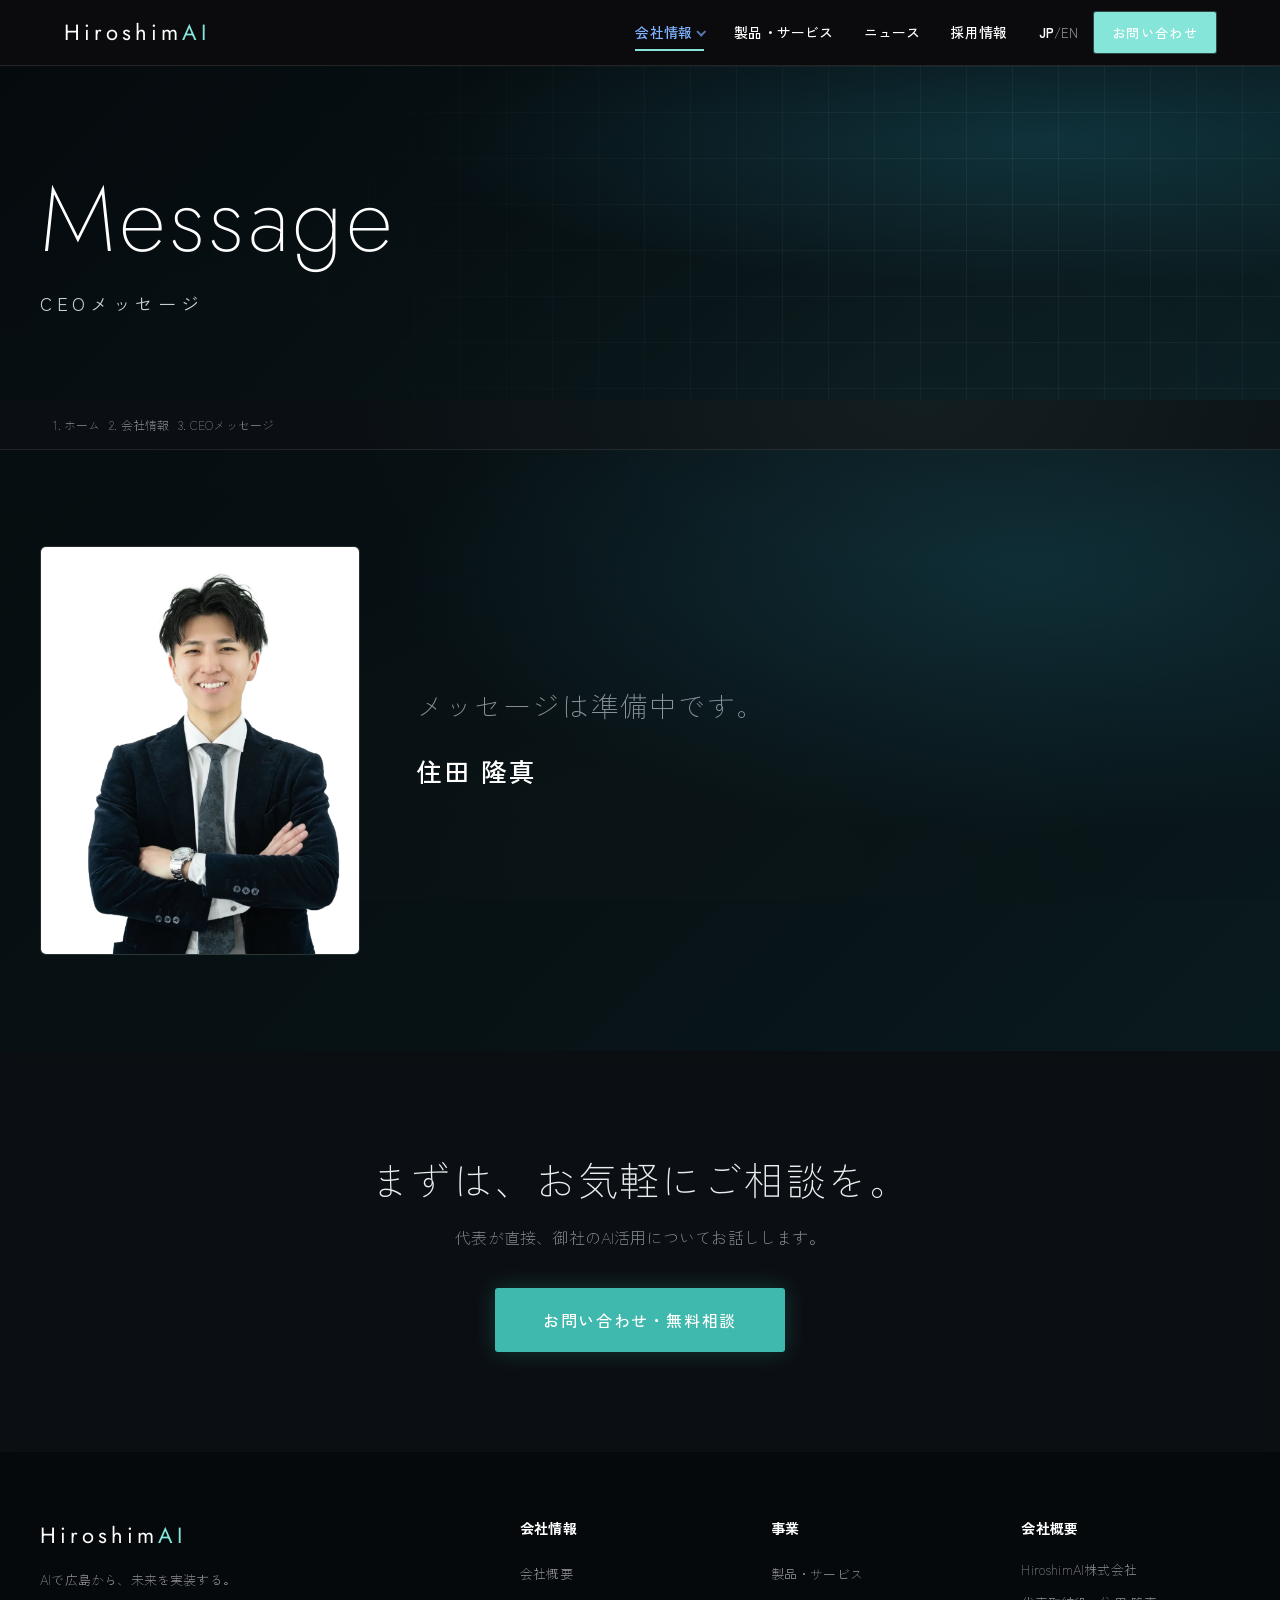
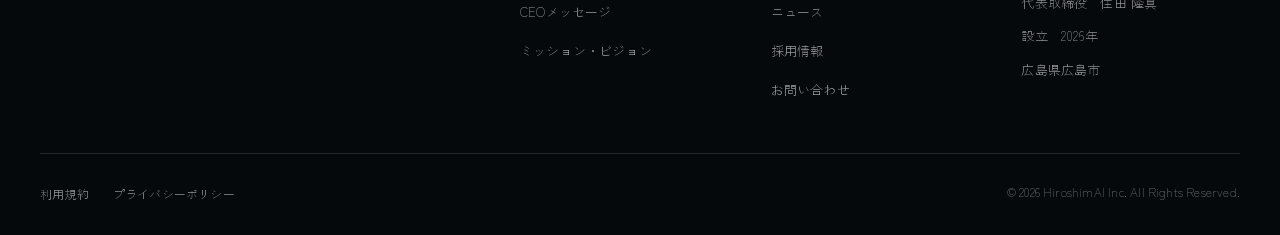
<file: v4/company/message.html>
<!DOCTYPE html>
<html lang="ja">
<head>
  <meta charset="UTF-8" />
  <meta name="viewport" content="width=device-width, initial-scale=1.0" />
  <script>if(!(window.matchMedia&&matchMedia("(prefers-reduced-motion: reduce)").matches))document.documentElement.classList.add("anim");</script>
  <title>CEOメッセージ | HiroshimAI株式会社</title>
  <meta name="description" content="HiroshimAI株式会社 代表取締役 住田隆真からのメッセージと経歴。" />
  <link rel="preconnect" href="https://fonts.googleapis.com" />
  <link rel="preconnect" href="https://fonts.gstatic.com" crossorigin />
  <link href="https://fonts.googleapis.com/css2?family=Jost:wght@200;300;400;500;600&family=Zen+Kaku+Gothic+New:wght@300;400;500;700&display=swap" rel="stylesheet" />
  <link rel="stylesheet" href="../css/style.css" />
</head>
<body>
  <div id="app-header"></div>

  <main>
    <section class="page-hero">
      <div class="page-hero-inner">
        <h1>Message</h1>
        <p class="page-jp">CEOメッセージ</p>
      </div>
    </section>
    <nav class="breadcrumb" aria-label="パンくず">
      <ol>
        <li><a href="../index.html">ホーム</a></li>
        <li><a href="index.html">会社情報</a></li>
        <li>CEOメッセージ</li>
      </ol>
    </nav>

    <section class="company" style="margin-top:0">
      <div class="company-inner">
        <div class="rep-photo has-img">
          <img src="../assets/ceo.png" alt="代表取締役 住田 隆真" />
        </div>
        <div class="rep-body">
          <!-- ▼▼▼ 代表メッセージ：本人から受領後にここへ記載 ▼▼▼
               肩書・経歴は本人確認が取れるまで記載しない方針。
               受領したら下の .rep-placeholder を差し替えてください。
               例) <p class="rep-lead">（見出し）</p>
                   <p class="rep-text">（本文）</p>
          -->
          <p class="rep-lead rep-placeholder">メッセージは準備中です。</p>
          <div class="rep-name">
            <span class="rep-fullname">住田 隆真</span>
          </div>
          <!-- ▲▲▲ ここまで差し替え範囲 ▲▲▲ -->
        </div>
      </div>
    </section>

    <section class="contact">
      <h2 class="contact-title">まずは、お気軽にご相談を。</h2>
      <p class="contact-lead">代表が直接、御社のAI活用についてお話しします。</p>
      <a href="../contact.html" class="contact-btn">お問い合わせ・無料相談</a>
    </section>
  </main>

  <div id="app-footer"></div>
  <script>window.SITE_ROOT = "../";</script>
  <script src="../js/layout.js"></script>
</body>
</html>
</file>
<file: css/style.css>
/* ============================================================
   HiroshimAI Corporate Site — Sony-inspired clean layout
   ============================================================ */

:root {
  --ink: #eaeef1;
  --ink-soft: #8b939c;
  --line: rgba(255, 255, 255, 0.09);
  --bg: #07090c;
  --bg-alt: #0e1318;
  --panel: rgba(12, 16, 20, 0.58);
  --panel-2: rgba(16, 21, 26, 0.58);
  --accent: #536dfa;        /* ブランド・ブルー — solid fills（sandboxトンマナ） */
  --accent-2: #00cab2;      /* ティール — links / highlights */
  --gold: #f000c6;          /* マゼンタのポップ（旧goldの参照を流用） */
  --metal: #aebaf4;         /* ペリウィンクル — 上質なラベル / 細線 */
  /* sandbox ブランドグラデーション */
  --grad-brand: linear-gradient(-80deg, #1f91dd 0%, #536dfa 94%);
  --grad-vivid: linear-gradient(112deg, #00cab2 25%, #f000c6 75%);
  --grad-cta: linear-gradient(120deg, #5c86ff 0%, #5c29ff 50%, #00cab2 100%);
  --header-h: 66px;
  --maxw: 1200px;
  --font: "Noto Sans JP", -apple-system, BlinkMacSystemFont, "Segoe UI", sans-serif;
  --font-en: "Manrope", "Noto Sans JP", sans-serif;
}

* { margin: 0; padding: 0; box-sizing: border-box; }

html { scroll-behavior: smooth; background: #05080a; }

body {
  font-family: var(--font);
  color: var(--ink);
  background: transparent;
  line-height: 1.8;
  font-weight: 400;
  -webkit-font-smoothing: antialiased;
}

/* ---------- Site-wide background video (rotated, full-screen) ---------- */
.site-bg {
  position: fixed; inset: 0; z-index: -2;
  overflow: hidden; background: #05080a;
}
.site-bg-video {
  position: absolute; top: 50%; left: 50%;
  width: 100%; height: 100%;            /* 広島FPV動画は横向きのまま全画面カバー */
  object-fit: cover;
  transform: translate(-50%, -50%);
  filter: saturate(1.06) contrast(1.03) brightness(0.96);
}
.site-bg-overlay {
  position: fixed; inset: 0; z-index: -1; pointer-events: none;
  background:
    radial-gradient(110% 80% at 80% 14%, rgba(0, 202, 178, 0.13), transparent 56%),
    radial-gradient(120% 90% at 10% 92%, rgba(70, 190, 180, 0.12), transparent 62%),
    repeating-linear-gradient(0deg, rgba(150, 210, 215, 0.03) 0 1px, transparent 1px 52px),
    repeating-linear-gradient(90deg, rgba(150, 210, 215, 0.03) 0 1px, transparent 1px 52px),
    radial-gradient(150% 120% at 50% 50%, transparent 26%, rgba(4, 6, 8, 0.58) 78%, rgba(3, 4, 6, 0.85) 100%),
    linear-gradient(180deg, rgba(5, 7, 9, 0.55) 0%, rgba(5, 7, 9, 0.42) 40%, rgba(5, 7, 9, 0.64) 100%);
}

a { color: inherit; text-decoration: none; }
ul { list-style: none; }
img { max-width: 100%; display: block; }

.pc-only { display: inline; }
.sp-only { display: none; }

/* ---------- Header ---------- */
.site-header {
  position: fixed;
  top: 0; left: 0; right: 0;
  height: var(--header-h);
  background: rgba(12, 12, 14, 0.95);
  backdrop-filter: blur(10px);
  border-bottom: 1px solid rgba(255, 255, 255, 0.10);
  z-index: 1000;
  transition: box-shadow .3s;
}
.site-header.scrolled { box-shadow: 0 2px 18px rgba(0,0,0,.35); }

/* black bar → light text */
.site-header .brand-mark { color: #fff; }
.site-header .global-nav a { color: #fff; }
.site-header .global-nav a:hover { color: #7fb2ff; }
.site-header .global-nav a.active { color: #7fb2ff; }
.site-header .lang-toggle { color: #fff; }
.site-header .lang-toggle span { color: rgba(255,255,255,.55); }
.site-header .nav-burger span { background: #fff; }
.site-header .btn-contact { background: var(--accent-2); }
.site-header .btn-contact:hover { background: #fff; color: var(--accent); }

.header-inner {
  max-width: var(--maxw);
  height: 100%;
  margin: 0 auto;
  padding: 0 24px;
  display: flex;
  align-items: center;
  gap: 32px;
}

.brand-mark {
  font-weight: 900;
  font-size: 22px;
  letter-spacing: .5px;
  color: var(--ink);
}
.brand-ai { color: var(--accent-2); }

.global-nav { margin-left: auto; }
.global-nav ul { display: flex; gap: 30px; }
.global-nav a {
  font-size: 14px;
  font-weight: 500;
  color: var(--ink);
  position: relative;
  padding: 4px 0;
  transition: color .2s;
}
.global-nav a::after {
  content: "";
  position: absolute;
  left: 0; bottom: -2px;
  width: 0; height: 2px;
  background: var(--accent-2);
  transition: width .25s;
}
.global-nav a:hover { color: var(--accent-2); }
.global-nav a:hover::after { width: 100%; }

.header-utility { display: flex; align-items: center; gap: 16px; }

.lang-toggle {
  background: none; border: none; cursor: pointer;
  font-family: var(--font);
  font-size: 13px; font-weight: 700; color: var(--ink);
}
.lang-toggle span { color: var(--ink-soft); font-weight: 400; }

.btn-contact {
  font-size: 13px; font-weight: 700;
  color: #fff; background: var(--accent);
  padding: 9px 18px; border-radius: 2px;
  transition: background .2s;
}
.btn-contact:hover { background: var(--accent-2); }

.nav-burger {
  display: none;
  flex-direction: column; gap: 5px;
  background: none; border: none; cursor: pointer; padding: 4px;
}
.nav-burger span {
  width: 24px; height: 2px; background: var(--ink);
  transition: transform .3s, opacity .3s;
}
.nav-burger.open span:nth-child(1) { transform: translateY(7px) rotate(45deg); }
.nav-burger.open span:nth-child(2) { opacity: 0; }
.nav-burger.open span:nth-child(3) { transform: translateY(-7px) rotate(-45deg); }

.mobile-drawer {
  position: fixed; top: var(--header-h); left: 0; right: 0;
  background: #fff; border-bottom: 1px solid var(--line);
  z-index: 999;
}
.mobile-drawer ul { padding: 8px 24px 20px; }
.mobile-drawer li { border-bottom: 1px solid var(--line); }
.mobile-drawer a { display: block; padding: 16px 4px; font-weight: 500; }
.drawer-contact { color: var(--accent-2); font-weight: 700; }

/* ---------- Hero ---------- */
.hero {
  position: relative;
  margin-top: 0;
  height: 100vh;
  min-height: 560px;
  overflow: hidden;
  background: transparent;     /* the site-wide video shows through */
}
.hero-a-canvas {
  position: absolute;
  inset: 0;
  z-index: 1;
  width: 100%;
  height: 100%;
  display: block;
  pointer-events: none;
  opacity: .96;
  mix-blend-mode: screen;
  filter: saturate(1.2) contrast(1.04);
}
.hero-a-cursor {
  position: fixed;
  left: 0;
  top: 0;
  z-index: 1001;
  width: 96px;
  height: 96px;
  border: 1px solid rgba(0, 202, 178, .46);
  border-radius: 50%;
  opacity: 0;
  pointer-events: none;
  translate: -50% -50%;
  mix-blend-mode: screen;
  box-shadow: 0 0 30px rgba(0, 202, 178, .22), inset 0 0 22px rgba(0, 202, 178, .08);
  transition: opacity .18s ease;
}
.hero::before {
  content: "";
  position: absolute;
  inset: 0;
  z-index: 1;
  pointer-events: none;
  background:
    radial-gradient(44% 52% at 72% 46%, rgba(0,202,178,.20), transparent 64%),
    radial-gradient(34% 38% at 83% 38%, rgba(240,0,198,.10), transparent 70%);
  mix-blend-mode: screen;
}
.hero-overlay {
  position: absolute; inset: 0; z-index: 2; pointer-events: none;
  background:
    radial-gradient(80% 70% at 80% 30%, rgba(0,202,178,.13), transparent 60%),
    linear-gradient(90deg, rgba(4,6,8,.82) 0%, rgba(4,6,8,.44) 48%, rgba(4,6,8,.08) 100%),
    linear-gradient(0deg, rgba(4,6,8,.68) 0%, transparent 35%);
}
.hero-track { height: 100%; position: relative; z-index: 3; }

.hero-slide {
  position: absolute; inset: 0;
  opacity: 0; visibility: hidden;
  transition: opacity .9s ease;
  display: flex; align-items: center;
}
.hero-slide.is-active { opacity: 1; visibility: visible; }

.hero-bg {
  position: absolute; inset: 0;
  z-index: 0;
  transform: scale(1.05);
  transition: transform 6s ease;
}
.hero-slide.is-active .hero-bg { transform: scale(1); }

.hero-bg-1 { background:
  radial-gradient(circle at 75% 30%, rgba(31,111,235,.45), transparent 55%),
  linear-gradient(135deg, #06203b 0%, #0a2540 55%, #123a63 100%); }
.hero-bg-2 { background:
  radial-gradient(circle at 70% 70%, rgba(0,202,178,.4), transparent 55%),
  linear-gradient(135deg, #06231a 0%, #0b3d2e 60%, #145c44 100%); }
.hero-bg-3 { background:
  radial-gradient(circle at 78% 35%, rgba(160,90,230,.45), transparent 55%),
  linear-gradient(135deg, #1b0d2b 0%, #3a1d57 60%, #582a82 100%); }

.hero-bg::after {
  content: "";
  position: absolute; inset: 0;
  background-image:
    linear-gradient(rgba(255,255,255,.05) 1px, transparent 1px),
    linear-gradient(90deg, rgba(255,255,255,.05) 1px, transparent 1px);
  background-size: 48px 48px;
  mask-image: radial-gradient(circle at 70% 50%, #000, transparent 75%);
}

.hero-copy {
  position: relative; z-index: 2;
  max-width: var(--maxw);
  width: 100%;
  margin: 0 auto;
  padding: 0 24px;
  color: #fff;
}
.hero-kicker {
  font-size: 13px; font-weight: 700; letter-spacing: .25em;
  opacity: .85; margin-bottom: 18px;
}
.hero-title {
  font-size: clamp(30px, 5vw, 56px);
  font-weight: 900; line-height: 1.25;
  letter-spacing: .02em;
  margin-bottom: 22px;
}
.hero-lead {
  font-size: clamp(14px, 1.6vw, 17px);
  font-weight: 400; line-height: 1.9;
  opacity: .92; margin-bottom: 30px;
  max-width: 560px;
}
.hero-link {
  display: inline-flex; align-items: center; gap: 8px;
  font-size: 14px; font-weight: 700; color: #fff;
  border: 1px solid rgba(255,255,255,.7);
  padding: 12px 26px; border-radius: 2px;
  transition: background .25s, color .25s;
}
.hero-link::after { content: "→"; }
.hero-link:hover { background: #fff; color: var(--accent); }

.hero-dots {
  position: absolute; bottom: 24px; left: 50%;
  transform: translateX(-50%);
  display: flex; gap: 12px; z-index: 4;
}
.hero-dots button {
  width: 38px; height: 4px; border: none; cursor: pointer;
  background: rgba(255,255,255,.4); border-radius: 2px;
  transition: background .3s;
}
.hero-dots button.active { background: #fff; }

/* ---------- Mission ---------- */
.mission {
  text-align: center;
  padding: 96px 24px;
  max-width: 860px; margin: 0 auto;
}
.mission-text {
  font-size: clamp(20px, 3vw, 32px);
  font-weight: 300; line-height: 1.6;
  margin-bottom: 28px;
}
.mission-text strong { font-weight: 900; }
.mission-sub { font-size: 15px; color: var(--ink-soft); }
.mission-sub em { font-style: normal; color: var(--accent-2); font-weight: 700; }

/* ---------- Section headings ---------- */
.section-head { text-align: center; margin-bottom: 48px; }
.section-title {
  font-size: clamp(28px, 4vw, 42px);
  font-weight: 900; letter-spacing: .04em;
}
.section-jp {
  font-size: 13px; font-weight: 500; letter-spacing: .2em;
  color: var(--ink-soft); margin-top: 8px;
}
.section-head-light .section-title,
.section-head-light .section-jp { color: #fff; }
.section-head-light .section-jp { opacity: .75; }

/* ---------- Services ---------- */
.services { padding: 80px 24px; background: var(--bg-alt); }
.service-grid {
  max-width: var(--maxw); margin: 0 auto;
  display: grid; grid-template-columns: repeat(4, 1fr); gap: 24px;
}
.service-card {
  background: #fff; border: 1px solid var(--line);
  padding: 36px 28px; border-radius: 4px;
  transition: transform .3s, box-shadow .3s;
  position: relative; overflow: hidden;
}
.service-card::before {
  content: ""; position: absolute; top: 0; left: 0;
  width: 100%; height: 4px; background: var(--accent-2);
  transform: scaleX(0); transform-origin: left; transition: transform .3s;
}
.service-card:hover { transform: translateY(-6px); box-shadow: 0 16px 40px rgba(0,0,0,.08); }
.service-card:hover::before { transform: scaleX(1); }
.service-num {
  font-size: 13px; font-weight: 700; color: var(--accent-2);
  letter-spacing: .1em; margin-bottom: 12px;
}
.service-card h3 { font-size: 22px; font-weight: 900; margin-bottom: 12px; }
.service-catch { font-size: 14px; color: var(--ink-soft); margin-bottom: 18px; min-height: 3.6em; }
.service-points li {
  font-size: 13px; padding-left: 18px; position: relative; margin-bottom: 6px;
}
.service-points li::before {
  content: ""; position: absolute; left: 0; top: .8em;
  width: 6px; height: 6px; border-radius: 50%; background: var(--accent-2);
}

/* ---------- Steps ---------- */
.steps { padding: 96px 24px; }
.steps-lead { text-align: center; color: var(--ink-soft); margin: -24px 0 48px; font-size: 15px; }
.step-grid {
  max-width: var(--maxw); margin: 0 auto;
  display: grid; grid-template-columns: repeat(3, 1fr); gap: 28px;
}
.step-card {
  border: 1px solid var(--line); border-radius: 4px;
  padding: 34px 30px; position: relative;
}
.step-day {
  display: inline-block; font-size: 13px; font-weight: 700; color: #fff;
  background: var(--accent); padding: 4px 14px; border-radius: 2px; margin-bottom: 16px;
}
.step-card h3 { font-size: 20px; font-weight: 900; margin-bottom: 12px; }
.step-card > p { font-size: 14px; color: var(--ink-soft); margin-bottom: 18px; }
.step-card ul li {
  font-size: 13px; padding-left: 20px; position: relative; margin-bottom: 8px;
  border-top: 1px dashed var(--line); padding-top: 8px;
}
.step-card ul li::before {
  content: "✓"; position: absolute; left: 0; top: 8px; color: var(--accent-2); font-weight: 700;
}

/* ---------- Flow ---------- */
.flow { padding: 96px 24px; background: var(--bg-alt); }
.flow-list {
  max-width: var(--maxw); margin: 0 auto;
  display: grid; grid-template-columns: repeat(4, 1fr); gap: 0;
}
.flow-item {
  background: var(--bg-alt); padding: 32px 24px; border: 1px solid var(--line);
  position: relative;
}
.flow-item:not(:last-child)::after {
  content: "›"; position: absolute; right: -12px; top: 50%;
  transform: translateY(-50%); font-size: 28px; color: var(--accent-2);
  z-index: 2; background: transparent; padding: 0 2px;
}
.flow-step {
  font-size: 12px; font-weight: 700; color: var(--accent-2); letter-spacing: .1em;
}
.flow-item h3 { font-size: 18px; font-weight: 900; margin: 8px 0 10px; }
.flow-item p { font-size: 13px; color: var(--ink-soft); }

/* ---------- Pricing ---------- */
.pricing { padding: 96px 24px; }
.pricing-training {
  max-width: 980px; margin: 0 auto 72px;
  text-align: center;
  background: var(--bg-alt); border-radius: 8px; padding: 48px 32px;
}
.pt-lead { font-size: 17px; margin-bottom: 32px; }
.pt-lead strong { color: var(--accent-2); font-size: 1.3em; }
.pt-calc {
  display: flex; align-items: center; justify-content: center;
  gap: 18px; flex-wrap: wrap; margin-bottom: 24px;
}
.pt-box {
  background: #fff; border: 1px solid var(--line); border-radius: 6px;
  padding: 22px 28px; min-width: 180px;
}
.pt-box-accent { border-color: var(--accent-2); background: var(--accent); color: #fff; }
.pt-label { display: block; font-size: 13px; color: var(--ink-soft); margin-bottom: 6px; }
.pt-box-accent .pt-label { color: rgba(255,255,255,.85); }
.pt-num { display: block; font-size: 44px; font-weight: 900; line-height: 1; }
.pt-num small { font-size: 16px; font-weight: 700; margin-left: 2px; }
.pt-note { display: block; font-size: 11px; color: var(--ink-soft); margin-top: 6px; }
.pt-box-accent .pt-note { color: rgba(255,255,255,.8); }
.pt-op { font-size: 32px; font-weight: 300; color: var(--ink-soft); }
.pt-foot { font-size: 12px; color: var(--ink-soft); margin-top: 18px; }

.plans-title { text-align: center; font-size: 24px; font-weight: 900; margin-bottom: 36px; }
.plan-grid {
  max-width: var(--maxw); margin: 0 auto;
  display: grid; grid-template-columns: repeat(4, 1fr); gap: 20px;
}
.plan-card {
  border: 1px solid var(--line); border-radius: 6px; padding: 30px 24px;
  display: flex; flex-direction: column;
}
.plan-card-featured {
  border: 2px solid var(--accent-2);
  box-shadow: 0 14px 38px rgba(31,111,235,.14);
  position: relative;
}
.plan-card-featured::before {
  content: "おすすめ"; position: absolute; top: -12px; left: 50%;
  transform: translateX(-50%); background: var(--accent-2); color: #fff;
  font-size: 11px; font-weight: 700; padding: 4px 14px; border-radius: 20px;
}
.plan-tag { font-size: 12px; font-weight: 700; color: var(--accent-2); letter-spacing: .1em; }
.plan-card h4 { font-size: 20px; font-weight: 900; margin: 6px 0 10px; }
.plan-price { font-size: 30px; font-weight: 900; margin-bottom: 20px; }
.plan-price small { font-size: 14px; font-weight: 500; color: var(--ink-soft); }
.plan-card ul li {
  font-size: 13px; padding: 9px 0 9px 20px; position: relative;
  border-top: 1px solid var(--line);
}
.plan-card ul li::before {
  content: "✓"; position: absolute; left: 0; color: var(--accent-2); font-weight: 700;
}

/* ---------- Company / Message ---------- */
.company {
  padding: 96px 24px;
  background: linear-gradient(135deg, #06203b, #0a2540 60%, #123a63);
  color: #fff;
}
.company-inner {
  max-width: var(--maxw); margin: 0 auto;
  display: grid; grid-template-columns: 320px 1fr; gap: 56px; align-items: center;
}
.rep-photo {
  aspect-ratio: 3/4; border-radius: 6px;
  background:
    radial-gradient(circle at 50% 35%, rgba(31,111,235,.5), transparent 60%),
    linear-gradient(160deg, #16314f, #0a2540);
  border: 1px solid rgba(255,255,255,.15);
  display: flex; align-items: flex-end; justify-content: center;
  padding-bottom: 24px;
}
.rep-photo span {
  writing-mode: vertical-rl; font-size: 30px; font-weight: 900;
  letter-spacing: .15em; opacity: .9;
}
.rep-lead { font-size: clamp(20px, 2.6vw, 28px); font-weight: 700; line-height: 1.6; margin-bottom: 20px; }
.rep-text { font-size: 15px; opacity: .9; margin-bottom: 28px; max-width: 560px; }
.rep-name { display: flex; align-items: baseline; gap: 14px; margin-bottom: 24px; }
.rep-role { font-size: 13px; opacity: .8; }
.rep-fullname { font-size: 26px; font-weight: 900; letter-spacing: .08em; }
.rep-history { border-top: 1px solid rgba(255,255,255,.2); padding-top: 18px; }
.rep-history li {
  font-size: 14px; padding: 7px 0; display: flex; gap: 18px;
  border-bottom: 1px solid rgba(255,255,255,.1);
}
.rep-history li span { font-weight: 700; color: #7fb2ff; min-width: 48px; }

/* ---------- News ---------- */
.news { padding: 96px 24px; max-width: 920px; margin: 0 auto; }
.news-list li {
  display: flex; align-items: center; gap: 20px; flex-wrap: wrap;
  padding: 22px 8px; border-bottom: 1px solid var(--line);
  transition: background .2s;
}
.news-list li:first-child { border-top: 1px solid var(--line); }
.news-list li:hover { background: var(--bg-alt); }
.news-list time { font-size: 14px; font-weight: 700; color: var(--ink-soft); min-width: 96px; }
.news-cat {
  font-size: 11px; font-weight: 700; color: #fff; background: var(--accent);
  padding: 3px 12px; border-radius: 2px;
}
.news-list a { font-size: 15px; font-weight: 500; flex: 1; }
.news-list a:hover { color: var(--accent-2); }

/* ---------- Contact ---------- */
.contact {
  text-align: center; padding: 100px 24px;
  background: var(--bg-alt);
}
.contact-title { font-size: clamp(26px, 4vw, 40px); font-weight: 900; line-height: 1.4; margin-bottom: 16px; }
.contact-lead { font-size: 16px; color: var(--ink-soft); margin-bottom: 36px; }
.contact-btn {
  display: inline-block; font-size: 16px; font-weight: 700; color: #fff;
  background: var(--accent); padding: 18px 48px; border-radius: 3px;
  transition: transform .2s, background .2s;
}
.contact-btn:hover { background: var(--accent-2); transform: translateY(-3px); }

/* ---------- Footer ---------- */
.site-footer { background: #0c0c0e; color: #cfcfd4; padding: 64px 24px 28px; }
.footer-inner {
  max-width: var(--maxw); margin: 0 auto;
  display: grid; grid-template-columns: 1.2fr 2fr; gap: 48px;
  padding-bottom: 40px; border-bottom: 1px solid rgba(255,255,255,.12);
}
.footer-brand .brand-mark { color: #fff; }
.footer-brand p { font-size: 13px; opacity: .7; margin-top: 12px; }
.footer-nav { display: grid; grid-template-columns: repeat(3, 1fr); gap: 32px; }
.footer-col h4 { font-size: 14px; font-weight: 700; color: #fff; margin-bottom: 16px; }
.footer-col ul li { margin-bottom: 10px; }
.footer-col a { font-size: 13px; opacity: .75; transition: opacity .2s; }
.footer-col a:hover { opacity: 1; }
.footer-meta li { font-size: 13px; opacity: .7; margin-bottom: 8px; }
.footer-bottom {
  max-width: var(--maxw); margin: 24px auto 0;
  display: flex; justify-content: space-between; align-items: center; flex-wrap: wrap; gap: 12px;
}
.footer-legal { display: flex; gap: 24px; }
.footer-legal a { font-size: 12px; opacity: .7; }
.footer-legal a:hover { opacity: 1; }
.copyright { font-size: 12px; opacity: .55; }

/* ---------- Global nav dropdown ---------- */
.global-nav { height: 100%; }
.global-nav ul { height: 100%; align-items: stretch; }
.global-nav li { display: flex; align-items: center; }
.has-dropdown { position: relative; }
.nav-top { display: inline-flex; align-items: center; gap: 5px; }
.caret {
  width: 7px; height: 7px; border-right: 2px solid currentColor;
  border-bottom: 2px solid currentColor; transform: rotate(45deg) translateY(-1px);
  transition: transform .25s; opacity: .65;
}
.has-dropdown:hover .caret { transform: rotate(225deg) translateY(-1px); }
.global-nav a.active { color: var(--accent-2); }
.global-nav a.active::after { width: 100%; }

.dropdown {
  position: absolute; top: 100%; left: 50%;
  transform: translateX(-50%) translateY(10px);
  min-width: 220px; background: #fff;
  border: 1px solid var(--line); border-radius: 4px;
  box-shadow: 0 14px 36px rgba(0,0,0,.12);
  padding: 8px 0; z-index: 1100;
  opacity: 0; visibility: hidden; pointer-events: none;
  transition: opacity .2s ease, transform .2s ease;
}
.has-dropdown:hover .dropdown,
.has-dropdown:focus-within .dropdown {
  opacity: 1; visibility: visible; pointer-events: auto;
  transform: translateX(-50%) translateY(0);
}
.dropdown a {
  display: block; padding: 12px 24px; font-size: 13px; font-weight: 500;
  white-space: nowrap;
}
.dropdown a::after { display: none; }
.dropdown a:hover { background: var(--bg-alt); color: var(--accent-2); }
.dropdown a[aria-current="page"] { color: var(--accent-2); font-weight: 700; }

/* drawer accordion */
.drawer-acc {
  width: 100%; text-align: left; background: none; border: none; cursor: pointer;
  font-family: var(--font); font-size: 16px; font-weight: 500; color: var(--ink);
  padding: 16px 4px; display: flex; align-items: center; justify-content: space-between;
}
.acc-icon { width: 10px; height: 10px; border-right: 2px solid var(--ink); border-bottom: 2px solid var(--ink); transform: rotate(45deg); transition: transform .25s; }
.drawer-acc.open .acc-icon { transform: rotate(225deg); }
.drawer-sub { padding: 0 0 12px 16px; }
.drawer-sub a { display: block; padding: 12px 4px; font-size: 14px; color: var(--ink-soft); border-bottom: 1px solid var(--line); }

/* ---------- Sub-page hero / breadcrumb ---------- */
.page-hero {
  margin-top: var(--header-h);
  padding: 104px 24px 80px;
  background: linear-gradient(135deg, #06203b 0%, #0a2540 60%, #123a63 100%);
  color: #fff; position: relative; overflow: hidden;
}
.page-hero::after {
  content: ""; position: absolute; inset: 0;
  background-image:
    linear-gradient(rgba(255,255,255,.05) 1px, transparent 1px),
    linear-gradient(90deg, rgba(255,255,255,.05) 1px, transparent 1px);
  background-size: 46px 46px;
  mask-image: radial-gradient(circle at 80% 40%, #000, transparent 78%);
}
.page-hero-inner { max-width: var(--maxw); margin: 0 auto; position: relative; z-index: 1; }
/* Sony-style page title: large thin English, small Japanese subtitle */
.page-hero h1 {
  font-size: clamp(40px, 8vw, 92px);
  font-weight: 300;
  line-height: 1.08;
  letter-spacing: .01em;
  margin: 0;
  color: #fff;
}
.page-hero .page-jp {
  margin-top: 18px;
  font-size: clamp(14px, 1.7vw, 18px);
  font-weight: 400;
  letter-spacing: .22em;
  color: rgba(255,255,255,.72);
}

.breadcrumb {
  border-bottom: 1px solid var(--line); background: #fff;
}
.breadcrumb ol {
  max-width: var(--maxw); margin: 0 auto; padding: 14px 24px;
  display: flex; flex-wrap: wrap; gap: 8px; font-size: 12px; color: var(--ink-soft);
}
.breadcrumb a:hover { color: var(--accent-2); }
.breadcrumb li:not(:last-child)::after { content: "›"; margin-left: 8px; opacity: .5; }

/* ---------- Generic page section ---------- */
.page-section { padding: 80px 24px; }
.page-section .inner { max-width: var(--maxw); margin: 0 auto; }
.page-section.alt { background: var(--bg-alt); }
.block-head { text-align: center; margin-bottom: 44px; }
.block-head .en { font-size: 13px; font-weight: 700; letter-spacing: .2em; color: var(--accent-2); }
.block-head h2 { font-size: clamp(24px, 3.4vw, 34px); font-weight: 900; margin-top: 6px; }
.lead-text { max-width: 760px; margin: 0 auto 40px; text-align: center; font-size: 16px; color: var(--ink-soft); }

/* ---------- Company profile table ---------- */
.profile-table { width: 100%; max-width: 880px; margin: 0 auto; border-collapse: collapse; }
.profile-table th, .profile-table td {
  text-align: left; padding: 20px 18px; border-bottom: 1px solid var(--line); font-size: 15px; vertical-align: top;
}
.profile-table th { width: 220px; font-weight: 700; background: var(--bg-alt); }

/* ---------- Vision page ---------- */
.vision-statement {
  text-align: center; padding: 30px 24px 10px;
}
.vision-statement .big {
  font-size: clamp(28px, 5vw, 52px); font-weight: 900; line-height: 1.4;
  background: linear-gradient(135deg, #0a2540, #1f6feb); -webkit-background-clip: text; background-clip: text; color: transparent;
}
.value-grid { display: grid; grid-template-columns: repeat(3, 1fr); gap: 24px; max-width: var(--maxw); margin: 0 auto; }
.value-card { border: 1px solid var(--line); border-radius: 6px; padding: 36px 30px; background: #fff; }
.value-card .v-num { font-size: 13px; font-weight: 700; color: var(--accent-2); letter-spacing: .1em; }
.value-card h3 { font-size: 20px; font-weight: 900; margin: 10px 0 12px; }
.value-card p { font-size: 14px; color: var(--ink-soft); }

/* ---------- Home teaser blocks ---------- */
.more-link {
  display: inline-flex; align-items: center; gap: 8px;
  font-size: 14px; font-weight: 700; color: var(--accent);
  border: 1px solid var(--accent); padding: 12px 28px; border-radius: 2px;
  transition: background .2s, color .2s;
}
.more-link::after { content: "→"; }
.more-link:hover { background: var(--accent); color: #fff; }
.center { text-align: center; margin-top: 44px; }

a.service-card { color: inherit; cursor: pointer; }
a.service-card .service-go { font-size: 13px; font-weight: 700; color: var(--accent-2); margin-top: 16px; display: inline-block; }
a.service-card .service-go::after { content: " →"; }

.home-recruit {
  position: relative; overflow: hidden;
  background: linear-gradient(135deg, #122a6b, #2a1466);
  color: #fff; text-align: center; padding: 90px 24px;
}
.home-recruit h2 { font-size: clamp(24px, 4vw, 38px); font-weight: 900; margin-bottom: 14px; }
.home-recruit p { opacity: .9; margin-bottom: 30px; }
.home-recruit .more-link { color: #fff; border-color: rgba(255,255,255,.7); }
.home-recruit .more-link:hover { background: #fff; color: #0b3d2e; }

/* ---------- News page ---------- */
.news-filter { display: flex; gap: 10px; justify-content: center; flex-wrap: wrap; margin-bottom: 36px; }
.news-filter span { font-size: 13px; font-weight: 700; padding: 8px 18px; border: 1px solid var(--line); border-radius: 20px; color: var(--ink-soft); }
.news-filter span.on { background: var(--accent); color: #fff; border-color: var(--accent); }

/* ---------- Recruit page ---------- */
.recruit-values { display: grid; grid-template-columns: repeat(3, 1fr); gap: 24px; }
.job-list { max-width: 920px; margin: 0 auto; }
.job-card {
  border: 1px solid var(--line); border-radius: 6px; padding: 30px 32px; margin-bottom: 18px;
  display: grid; grid-template-columns: 1fr auto; gap: 16px 32px; align-items: center;
}
.job-card h3 { font-size: 20px; font-weight: 900; margin-bottom: 8px; }
.job-tags { display: flex; gap: 8px; flex-wrap: wrap; margin-bottom: 8px; }
.job-tags span { font-size: 12px; font-weight: 700; color: var(--accent-2); background: #eef4ff; padding: 4px 12px; border-radius: 3px; }
.job-card p { font-size: 14px; color: var(--ink-soft); }
.job-apply { white-space: nowrap; }

/* ---------- Contact page ---------- */
.contact-wrap { max-width: 720px; margin: 0 auto; }
.contact-form { display: grid; gap: 22px; }
.form-row { display: grid; gap: 8px; }
.form-row label { font-size: 14px; font-weight: 700; }
.form-row label .req { color: #d33; font-size: 12px; margin-left: 6px; }
.form-row input, .form-row textarea, .form-row select {
  font-family: var(--font); font-size: 15px; padding: 14px 16px;
  border: 1px solid var(--line); border-radius: 4px; background: #fff; width: 100%;
}
.form-row input:focus, .form-row textarea:focus, .form-row select:focus {
  outline: none; border-color: var(--accent-2); box-shadow: 0 0 0 3px rgba(31,111,235,.12);
}
.form-row textarea { min-height: 150px; resize: vertical; }
.form-submit {
  font-family: var(--font); font-size: 16px; font-weight: 700; color: #fff;
  background: var(--accent); border: none; cursor: pointer;
  padding: 16px 48px; border-radius: 3px; justify-self: center; transition: background .2s, transform .2s;
}
.form-submit:hover { background: var(--accent-2); transform: translateY(-2px); }
.contact-note { text-align: center; font-size: 13px; color: var(--ink-soft); margin-top: 20px; }
.contact-direct { text-align: center; margin-top: 40px; padding-top: 32px; border-top: 1px solid var(--line); }
.contact-direct a { color: var(--accent-2); font-weight: 700; }

/* ============================================================
   DARK THEME — 近未来感（ネオン×ガラス）と、翠の生命感
   ============================================================ */

/* section backdrops — translucent so the living video breathes through */
.services, .steps, .pricing, .page-section { background: var(--panel); }
.flow, .contact, .page-section.alt { background: var(--panel-2); }
.mission, .news { background: transparent; }

/* readable text over moving video */
.hero-copy, .mission-text, .mission-sub { text-shadow: 0 2px 24px rgba(0,0,0,.55); }

/* gold labels (大観の金) */
.hero-kicker { color: var(--gold); opacity: 1; }
.block-head .en, .page-hero .en { color: var(--gold); }
.section-jp { color: var(--gold); opacity: .9; }

/* mission */
.mission-sub em { color: var(--accent-2); }

/* services / steps / plans / values / jobs — dark panels */
.service-card { background: var(--bg-alt); border-color: var(--line); }
.service-card:hover { box-shadow: 0 18px 44px rgba(0,0,0,.5); }
.step-card { background: rgba(255,255,255,.025); border-color: var(--line); }
.step-card ul li { border-top-color: var(--line); }
.plan-card { background: var(--bg-alt); border-color: var(--line); }
.plan-card ul li { border-top-color: var(--line); }
.plan-card-featured { border-color: var(--accent-2); box-shadow: 0 16px 44px rgba(69,214,166,.18); }
.value-card { background: var(--bg-alt); border-color: var(--line); }
.job-card { background: var(--bg-alt); border-color: var(--line); }
.job-tags span { background: rgba(69,214,166,.12); color: var(--accent-2); }

/* pricing */
.pricing-training { background: var(--bg-alt); }
.pt-box { background: #0c1217; border-color: var(--line); }
.pt-box-accent { background: var(--accent); border-color: var(--accent-2); }
.pt-op { color: var(--ink-soft); }

/* company profile table */
.profile-table th { background: var(--bg-alt); }
.profile-table th, .profile-table td { border-bottom-color: var(--line); }

/* news */
.news-list li, .news-list li:first-child { border-color: var(--line); }
.news-list li:hover { background: var(--bg-alt); }
.news-cat { background: var(--accent); }
.news-filter span { border-color: var(--line); color: var(--ink-soft); }
.news-filter span.on { background: var(--accent); border-color: var(--accent); color: #fff; }

/* contact form */
.form-row input, .form-row textarea, .form-row select {
  background: var(--bg-alt); border-color: var(--line); color: var(--ink);
}
.form-row input::placeholder, .form-row textarea::placeholder { color: #5d6970; }
.contact-direct { border-top-color: var(--line); }

/* breadcrumb */
.breadcrumb { background: var(--panel-2); border-bottom-color: var(--line); }

/* dropdown — dark panel */
.dropdown {
  background: #0c1217; border-color: var(--line);
  box-shadow: 0 18px 40px rgba(0,0,0,.55);
}
.dropdown a:hover { background: rgba(255,255,255,.06); color: var(--accent-2); }

/* mobile drawer — dark */
.mobile-drawer { background: #070b0e; border-bottom-color: var(--line); }
.mobile-drawer li { border-color: var(--line); }
.drawer-sub a { color: var(--ink-soft); border-color: var(--line); }

/* atmospheric dark gradients (差し替え) */
.company {
  background:
    radial-gradient(90% 80% at 80% 20%, rgba(92,134,255,.13), transparent 55%),
    linear-gradient(135deg, rgba(7,15,18,.90) 0%, rgba(9,20,24,.86) 55%, rgba(11,30,34,.84) 100%);
}
.rep-photo {
  background:
    radial-gradient(circle at 50% 32%, rgba(69,214,166,.35), transparent 62%),
    linear-gradient(160deg, #12211c, #0a1512);
  border-color: rgba(255,255,255,.12);
}
.rep-history li span { color: var(--accent-2); }
.page-hero {
  background:
    radial-gradient(90% 80% at 82% 22%, rgba(92,134,255,.15), transparent 55%),
    linear-gradient(135deg, rgba(6,12,15,.88) 0%, rgba(9,22,26,.82) 60%, rgba(12,34,38,.80) 100%);
}
.home-recruit {
  background:
    radial-gradient(80% 80% at 20% 30%, rgba(92,134,255,.16), transparent 55%),
    radial-gradient(70% 70% at 85% 80%, rgba(240,0,198,.12), transparent 60%),
    linear-gradient(135deg, rgba(18,30,90,.90), rgba(36,16,90,.84));
}

/* footer — keep deepest tone, align hairlines */
.site-footer { background: #06090b; }

/* gentle living glow on the hero (生命感) */
@keyframes heroGlow {
  0%, 100% { opacity: .85; }
  50% { opacity: 1; }
}
.hero-overlay { animation: heroGlow 7s ease-in-out infinite; }

/* ---------- 近未来感：フロストガラス × ネオングロー ---------- */
.services, .steps, .pricing, .flow, .contact, .page-section {
  backdrop-filter: blur(7px) saturate(1.1);
  -webkit-backdrop-filter: blur(7px) saturate(1.1);
}

/* neon-lit labels */
.hero-kicker, .block-head .en, .page-hero .en, .section-jp {
  text-shadow: 0 0 16px rgba(92, 134, 255, 0.55);
}
.brand-ai { text-shadow: 0 0 12px rgba(60, 230, 196, 0.65); }

/* glowing CTAs */
.site-header .btn-contact { box-shadow: 0 0 0 1px rgba(60,230,196,.40), 0 0 18px rgba(60,230,196,.35); }
.contact-btn { box-shadow: 0 0 26px rgba(21,168,146,.50); }
.contact-btn:hover { box-shadow: 0 0 34px rgba(60,230,196,.65); }
.hero-link { box-shadow: 0 0 18px rgba(92,134,255,.22); }
.hero-link:hover { box-shadow: 0 0 28px rgba(92,134,255,.5); }

/* cards: neon edge on emphasis / hover */
.service-card:hover {
  border-color: rgba(60,230,196,.55);
  box-shadow: 0 0 0 1px rgba(60,230,196,.35), 0 20px 46px rgba(0,0,0,.55);
}
.service-card::before, .plan-card-featured::before { box-shadow: 0 0 14px rgba(60,230,196,.7); }
.plan-card-featured { box-shadow: 0 0 0 1px rgba(60,230,196,.45), 0 16px 46px rgba(60,230,196,.16); }
.value-card:hover, .job-card:hover {
  border-color: rgba(60,230,196,.45);
  box-shadow: 0 0 26px rgba(60,230,196,.12);
}
.step-day, .news-cat { box-shadow: 0 0 14px rgba(21,168,146,.45); }
.pt-box-accent { box-shadow: 0 0 22px rgba(60,230,196,.30); }

/* ============================================================
   LUXE × HI-TECH — 極細タイポグラフィと統一された静かな光
   ============================================================ */
body { font-weight: 300; letter-spacing: .012em; }

/* English display font (Jost) for Latin titles & brand */
.brand-mark,
.section-title, .block-head h2, .page-hero h1,
.hero-kicker, .block-head .en,
.service-num, .plan-tag, .flow-step, .step-day, .news-cat,
.plan-price, .pt-num, .news-list time {
  font-family: var(--font-en);
}

/* thin, airy headings */
.brand-mark { font-weight: 400; letter-spacing: .18em; }
.section-title, .block-head h2 { font-weight: 200; letter-spacing: .08em; }
.page-hero h1 { font-weight: 200; letter-spacing: .03em; }
.hero-title { font-weight: 300; letter-spacing: .06em; }
.mission-text { font-weight: 200; }
.mission-text strong { font-weight: 500; }
.contact-title, .plans-title { font-weight: 300; letter-spacing: .04em; }
.hero-lead, .mission-sub, .lead-text, .steps-lead, .contact-lead,
.service-catch, .news-list a, .rep-text, .flow-item p, .step-card > p,
.value-card p, .job-card p, .plan-card ul li, .service-points li {
  font-weight: 300;
}
.service-card h3, .step-card h3, .plan-card h4, .value-card h3,
.job-card h3, .rep-fullname, .rep-lead, .flow-item h3,
.profile-table th, .news-filter span { font-weight: 500; }
.plan-price, .pt-num { font-weight: 300; }

/* refined small labels in platinum (大人びた金属感) */
.hero-kicker { color: var(--metal); font-weight: 400; letter-spacing: .42em; text-shadow: none; }
.block-head .en { color: var(--metal); font-weight: 400; letter-spacing: .34em; text-shadow: none; }
.section-jp, .page-hero .page-jp { color: var(--metal); font-weight: 400; letter-spacing: .26em; text-shadow: none; }
.plan-tag, .flow-step, .service-num, .v-num { letter-spacing: .18em; font-weight: 500; }

/* buttons: thin, wide-tracked, quiet glow */
.btn-contact, .contact-btn, .more-link, .form-submit, .hero-link {
  font-weight: 500; letter-spacing: .10em;
}
.brand-ai { text-shadow: none; }

/* soften the neon → quiet, premium light */
.site-header .btn-contact { box-shadow: 0 0 0 1px rgba(0,202,178,.28); }
.contact-btn { box-shadow: 0 0 22px rgba(0,202,178,.24); }
.contact-btn:hover { box-shadow: 0 0 30px rgba(0,202,178,.42); }
.hero-link, .hero-link:hover { box-shadow: none; }
.service-card:hover { border-color: rgba(0,202,178,.42); box-shadow: 0 20px 54px rgba(0,0,0,.55); }
.service-card::before, .plan-card-featured::before { box-shadow: 0 0 10px rgba(0,202,178,.5); }
.plan-card-featured { box-shadow: 0 0 0 1px rgba(0,202,178,.34), 0 20px 54px rgba(0,0,0,.5); }
.value-card:hover, .job-card:hover { border-color: rgba(0,202,178,.32); box-shadow: 0 16px 40px rgba(0,0,0,.4); }
.step-day, .news-cat, .pt-box-accent { box-shadow: none; }
.plan-card-featured::before { content: "おすすめ"; }

/* CEO photo (transparent PNG on a soft aqua-lit panel) */
.rep-photo.has-img {
  aspect-ratio: 517 / 660;
  padding: 0;
  display: flex; align-items: flex-end; justify-content: center;
  overflow: hidden;
  background:
    radial-gradient(78% 62% at 50% 30%, rgba(0,202,178,.20), transparent 64%),
    linear-gradient(165deg, #0f1c1a 0%, #0a1311 100%);
  border: 1px solid rgba(255,255,255,.10);
}
.rep-placeholder {
  color: var(--ink-soft);
  font-weight: 300;
  letter-spacing: .04em;
  opacity: .85;
}
.rep-photo.has-img img {
  width: 100%; height: 100%;
  object-fit: cover; object-position: top center;
  display: block;
  filter: drop-shadow(0 14px 30px rgba(0,0,0,.45));
}

/* hairline under section EN title — quiet luxury detail */
.section-head .section-title { position: relative; display: inline-block; padding-bottom: 16px; }
.section-head .section-title::after {
  content: ""; position: absolute; left: 50%; bottom: 0; transform: translateX(-50%);
  width: 40px; height: 1px;
  background: linear-gradient(90deg, transparent, var(--accent-2), transparent);
}

/* ============================================================
   INTRO — 起動時のウェルカム・アニメーション（約5秒）
   ============================================================ */
.intro {
  position: fixed; inset: 0; z-index: 4000;
  display: flex; align-items: center; justify-content: center;
  background:
    radial-gradient(120% 90% at 50% 40%, rgba(0,202,178,.10), transparent 60%),
    #05070a;
  overflow: hidden;
  animation: introOut 5s ease forwards;
}
.intro::after {
  content: ""; position: absolute; inset: 0; pointer-events: none;
  background:
    repeating-linear-gradient(0deg, rgba(150,210,215,.025) 0 1px, transparent 1px 54px),
    repeating-linear-gradient(90deg, rgba(150,210,215,.025) 0 1px, transparent 1px 54px);
  mask-image: radial-gradient(circle at 50% 45%, #000, transparent 75%);
}
.intro-inner { text-align: center; position: relative; z-index: 1; padding: 0 24px; }
.intro-vision {
  font-family: var(--font-en);
  font-size: clamp(13px, 1.4vw, 16px);
  font-weight: 400; letter-spacing: .5em; text-transform: uppercase;
  color: var(--metal);
  opacity: 0;
  animation: introKicker 5s ease forwards;
}
.intro-lead {
  margin-top: 22px;
  font-size: clamp(26px, 5.2vw, 60px);
  font-weight: 200; letter-spacing: .08em; line-height: 1.4;
  color: #fff;
}
.intro-lead .intro-c { opacity: 0; transition: opacity .1s ease; }
.intro-lead .intro-c.on { opacity: 1; }
.intro-caret { display: none; }
.intro-brand {
  margin-top: 30px;
  font-family: var(--font-en);
  font-size: clamp(18px, 2.2vw, 26px);
  font-weight: 400; letter-spacing: .22em;
  color: rgba(255,255,255,.9);
  opacity: 0;
  animation: introBrand 5s ease forwards;
}
.intro-brand span { color: var(--accent-2); }
.intro-line {
  width: 0; height: 1px; margin: 26px auto 0;
  background: linear-gradient(90deg, transparent, var(--accent-2), transparent);
  animation: introLine 5s ease forwards;
}
body.intro-lock { overflow: hidden; }

@keyframes introKicker {
  0% { opacity: 0; transform: translateY(8px); }
  10%, 72% { opacity: 1; transform: none; }
  86%, 100% { opacity: 0; }
}
@keyframes introLead {
  0%, 6% { opacity: 0; transform: translateY(16px); letter-spacing: .26em; }
  24%, 70% { opacity: 1; transform: none; letter-spacing: .08em; }
  88%, 100% { opacity: 0; transform: translateY(-6px); }
}
@keyframes introBrand {
  0%, 30% { opacity: 0; transform: translateY(10px); }
  46%, 72% { opacity: 1; transform: none; }
  88%, 100% { opacity: 0; }
}
@keyframes introLine {
  0%, 20% { width: 0; opacity: 0; }
  44%, 72% { width: 220px; opacity: 1; }
  100% { width: 260px; opacity: 0; }
}
@keyframes introOut {
  0%, 84% { opacity: 1; visibility: visible; }
  100% { opacity: 0; visibility: hidden; }
}
@media (prefers-reduced-motion: reduce) {
  .intro { animation: introOut .4s ease forwards; }
  .intro-vision, .intro-lead, .intro-brand, .intro-line { animation: none; opacity: 0; }
}

/* ============================================================
   SCROLL REVEAL — ソニー風「打ち込み型」タイプライター演出
   （.anim は head の小スクリプトが付与。JS無効/低モーション時は無効）
   ============================================================ */

/* --- 打ち込み（タイプライター）：見出し・ラベル・短い文 --- */
/* JS分割前のチラつき防止：.tw が付くまで不可視 */
.anim .section-title:not(.tw), .anim .page-hero h1:not(.tw),
.anim .section-jp:not(.tw), .anim .page-hero .page-jp:not(.tw),
.anim .block-head .en:not(.tw), .anim .block-head h2:not(.tw),
.anim .mission-text:not(.tw), .anim .contact-title:not(.tw),
.anim .plans-title:not(.tw) { visibility: hidden; }

.tw { visibility: visible; }
.tw-word { display: inline-block; white-space: nowrap; }
.tw-word.cjk { display: inline; white-space: normal; }
.tw-c { opacity: 0; }
.tw.tw-in .tw-c { opacity: 1; transition: opacity .09s ease; }

/* カーソルは非表示（打ち込み棒を出さない） */
.tw-caret { display: none; }

/* --- フェード：長い段落・カード類（読みやすさのため補完演出） --- */
.anim .lead-text, .anim .steps-lead, .anim .mission-sub, .anim .contact-lead,
.anim .rep-lead, .anim .rep-text, .anim .rep-name, .anim .rep-history,
.anim .profile-table, .anim .pt-lead, .anim [data-reveal] {
  opacity: 0;
  transform: translateY(26px);
  filter: blur(6px);
  transition:
    opacity 1s cubic-bezier(.22,.61,.36,1),
    transform 1s cubic-bezier(.22,.61,.36,1),
    filter 1s ease;
  will-change: opacity, transform;
}
.anim .lead-text.in, .anim .steps-lead.in, .anim .mission-sub.in, .anim .contact-lead.in,
.anim .rep-lead.in, .anim .rep-text.in, .anim .rep-name.in, .anim .rep-history.in,
.anim .profile-table.in, .anim .pt-lead.in, .anim [data-reveal].in {
  opacity: 1;
  transform: none;
  filter: blur(0);
}

/* ---------- Responsive ---------- */
@media (max-width: 1024px) {
  .service-grid { grid-template-columns: repeat(2, 1fr); }
  .plan-grid { grid-template-columns: repeat(2, 1fr); }
  .flow-list { grid-template-columns: repeat(2, 1fr); }
  .flow-item:nth-child(2)::after { display: none; }
  .company-inner { grid-template-columns: 240px 1fr; gap: 36px; }
  .value-grid, .recruit-values { grid-template-columns: 1fr; }
}

@media (max-width: 768px) {
  .pc-only { display: none; }
  .sp-only { display: inline; }
  .global-nav, .header-utility .lang-toggle, .header-utility .btn-contact { display: none; }
  .nav-burger { display: flex; }
  .global-nav { margin-left: 0; }
  .header-inner { gap: 0; justify-content: space-between; }
  .header-utility { margin-left: auto; }

  .service-grid, .step-grid, .plan-grid, .flow-list { grid-template-columns: 1fr; }
  .flow-item::after { display: none !important; }
  .service-catch { min-height: 0; }
  .company-inner { grid-template-columns: 1fr; }
  .rep-photo { max-width: 240px; margin: 0 auto; }
  .pt-calc { flex-direction: column; }
  .pt-op { transform: rotate(90deg); }
  .mission, .services, .steps, .flow, .pricing, .company, .news { padding-left: 18px; padding-right: 18px; }
  .footer-inner { grid-template-columns: 1fr; gap: 32px; }
  .footer-nav { grid-template-columns: repeat(2, 1fr); }

  .value-grid, .recruit-values { grid-template-columns: 1fr; }
  .job-card { grid-template-columns: 1fr; }
  .profile-table th { width: 130px; padding: 16px 12px; }
  .profile-table td { padding: 16px 12px; }
  .page-section { padding: 56px 18px; }
}

/* ============================================================
   Brand tone & manner — sandbox風（青→紫→マゼンタ／ティールのグラデ）
   配色のみ：ダークベースは維持しつつ、CTA・アクセントをブランド化
   ============================================================ */

/* グラデ塗りの主要CTA（sandboxの矢印付きグラデボタン） */
.btn-contact,
.site-header .btn-contact,
.contact-btn,
.form-submit {
  background: var(--grad-cta);
  background-size: 180% 180%;
  background-position: 0 0;
  color: #fff;
  border: none;
  transition: background-position .4s ease, transform .2s ease, box-shadow .25s ease;
}
.btn-contact:hover,
.site-header .btn-contact:hover,
.contact-btn:hover,
.form-submit:hover {
  background: var(--grad-cta);
  background-size: 180% 180%;
  background-position: 100% 0;
  color: #fff;
}

/* アウトライン系：ベースはブランドグラデ塗り、ホバーで鮮やかに */
.more-link {
  color: #fff;
  border: 1px solid transparent;
  background: var(--grad-brand);
}
.more-link:hover { color: #fff; background: var(--grad-vivid); }
.home-recruit .more-link {
  background: rgba(255, 255, 255, .08);
  border: 1px solid rgba(255, 255, 255, .6);
}
.home-recruit .more-link:hover { background: var(--grad-vivid); border-color: transparent; color: #fff; }

/* hero-link はダーク上のアウトライン維持 → ホバーでグラデ塗り */
.hero-link:hover { background: var(--grad-cta); border-color: transparent; color: #fff; }

/* ブランドロゴの "AI" と 数字バッジ・英字ラベルをグラデのテキストクリップで */
.brand-ai,
.hero-kicker,
.block-head .en,
.service-num,
.v-num,
.plan-tag {
  background: var(--grad-vivid);
  -webkit-background-clip: text;
  background-clip: text;
  -webkit-text-fill-color: transparent;
  color: transparent;
}

/* ヒーローのスライドドット（アクティブ）をブランドブルーに */
.hero-dots button.active { background: var(--accent); }
</file>
<file: v4/css/style.css>
/* ============================================================
   HiroshimAI Corporate Site — Sony-inspired clean layout
   ============================================================ */

:root {
  --ink: #eaeef1;
  --ink-soft: #8b939c;
  --line: rgba(255, 255, 255, 0.09);
  --bg: #07090c;
  --bg-alt: #0e1318;
  --panel: rgba(12, 16, 20, 0.58);
  --panel-2: rgba(16, 21, 26, 0.58);
  --accent: #3fb8ad;        /* 統一アクア — solid fills */
  --accent-2: #84e5d8;      /* 明るいアクア — links / highlights */
  --gold: #84e5d8;          /* アクセント（旧goldの参照を流用） */
  --metal: #c8d1d7;         /* プラチナ — 上質なラベル / 細線 */
  --header-h: 66px;
  --maxw: 1200px;
  --font: "Zen Kaku Gothic New", "Noto Sans JP", -apple-system, BlinkMacSystemFont, "Segoe UI", sans-serif;
  --font-en: "Jost", "Zen Kaku Gothic New", sans-serif;
}

* { margin: 0; padding: 0; box-sizing: border-box; }

html { scroll-behavior: smooth; background: #05080a; }

body {
  font-family: var(--font);
  color: var(--ink);
  background: transparent;
  line-height: 1.8;
  font-weight: 400;
  -webkit-font-smoothing: antialiased;
}

/* ---------- Site-wide background ---------- */
.site-bg {
  position: fixed; inset: 0; z-index: -2;
  overflow: hidden; background: #05080a;
}
.site-bg-field {
  position: absolute;
  inset: 0;
  background:
    radial-gradient(70% 58% at 72% 44%, rgba(132, 229, 216, .16), transparent 63%),
    radial-gradient(60% 48% at 50% 95%, rgba(255, 209, 102, .08), transparent 68%),
    linear-gradient(180deg, #020304 0%, #06090b 46%, #020304 100%);
}
.site-bg-overlay {
  position: fixed; inset: 0; z-index: -1; pointer-events: none;
  background:
    repeating-linear-gradient(0deg, rgba(150, 210, 215, 0.045) 0 1px, transparent 1px 54px),
    repeating-linear-gradient(90deg, rgba(150, 210, 215, 0.035) 0 1px, transparent 1px 54px),
    radial-gradient(150% 120% at 50% 50%, transparent 22%, rgba(2, 3, 4, 0.70) 74%, rgba(0, 0, 0, 0.92) 100%),
    linear-gradient(180deg, rgba(0, 0, 0, 0.18) 0%, rgba(0, 0, 0, 0.46) 100%);
}

a { color: inherit; text-decoration: none; }
ul { list-style: none; }
img { max-width: 100%; display: block; }

.pc-only { display: inline; }
.sp-only { display: none; }

/* ---------- Header ---------- */
.site-header {
  position: fixed;
  top: 0; left: 0; right: 0;
  height: var(--header-h);
  background: rgba(12, 12, 14, 0.95);
  backdrop-filter: blur(10px);
  border-bottom: 1px solid rgba(255, 255, 255, 0.10);
  z-index: 1000;
  transition: box-shadow .3s;
}
.site-header.scrolled { box-shadow: 0 2px 18px rgba(0,0,0,.35); }

/* black bar → light text */
.site-header .brand-mark { color: #fff; }
.site-header .global-nav a { color: #fff; }
.site-header .global-nav a:hover { color: #7fb2ff; }
.site-header .global-nav a.active { color: #7fb2ff; }
.site-header .lang-toggle { color: #fff; }
.site-header .lang-toggle span { color: rgba(255,255,255,.55); }
.site-header .nav-burger span { background: #fff; }
.site-header .btn-contact { background: var(--accent-2); }
.site-header .btn-contact:hover { background: #fff; color: var(--accent); }

.header-inner {
  max-width: var(--maxw);
  height: 100%;
  margin: 0 auto;
  padding: 0 24px;
  display: flex;
  align-items: center;
  gap: 32px;
}

.brand-mark {
  font-weight: 900;
  font-size: 22px;
  letter-spacing: .5px;
  color: var(--ink);
}
.brand-ai { color: var(--accent-2); }

.global-nav { margin-left: auto; }
.global-nav ul { display: flex; gap: 30px; }
.global-nav a {
  font-size: 14px;
  font-weight: 500;
  color: var(--ink);
  position: relative;
  padding: 4px 0;
  transition: color .2s;
}
.global-nav a::after {
  content: "";
  position: absolute;
  left: 0; bottom: -2px;
  width: 0; height: 2px;
  background: var(--accent-2);
  transition: width .25s;
}
.global-nav a:hover { color: var(--accent-2); }
.global-nav a:hover::after { width: 100%; }

.header-utility { display: flex; align-items: center; gap: 16px; }

.lang-toggle {
  background: none; border: none; cursor: pointer;
  font-family: var(--font);
  font-size: 13px; font-weight: 700; color: var(--ink);
}
.lang-toggle span { color: var(--ink-soft); font-weight: 400; }

.btn-contact {
  font-size: 13px; font-weight: 700;
  color: #fff; background: var(--accent);
  padding: 9px 18px; border-radius: 2px;
  transition: background .2s;
}
.btn-contact:hover { background: var(--accent-2); }

.nav-burger {
  display: none;
  flex-direction: column; gap: 5px;
  background: none; border: none; cursor: pointer; padding: 4px;
}
.nav-burger span {
  width: 24px; height: 2px; background: var(--ink);
  transition: transform .3s, opacity .3s;
}
.nav-burger.open span:nth-child(1) { transform: translateY(7px) rotate(45deg); }
.nav-burger.open span:nth-child(2) { opacity: 0; }
.nav-burger.open span:nth-child(3) { transform: translateY(-7px) rotate(-45deg); }

.mobile-drawer {
  position: fixed; top: var(--header-h); left: 0; right: 0;
  background: #fff; border-bottom: 1px solid var(--line);
  z-index: 999;
}
.mobile-drawer ul { padding: 8px 24px 20px; }
.mobile-drawer li { border-bottom: 1px solid var(--line); }
.mobile-drawer a { display: block; padding: 16px 4px; font-weight: 500; }
.drawer-contact { color: var(--accent-2); font-weight: 700; }

/* ---------- Hero ---------- */
.hero {
  position: relative;
  margin-top: 0;
  height: 100vh;
  min-height: 560px;
  overflow: hidden;
  background: #020304;
}
.hero-a-canvas {
  position: absolute;
  inset: 0;
  z-index: 1;
  width: 100%;
  height: 100%;
  display: block;
  pointer-events: none;
  opacity: 1;
  mix-blend-mode: screen;
  filter: saturate(1.36) contrast(1.08) drop-shadow(0 0 28px rgba(132, 229, 216, .18));
}
.hero-a-cursor {
  position: fixed;
  left: 0;
  top: 0;
  z-index: 1001;
  width: 96px;
  height: 96px;
  border: 1px solid rgba(132, 229, 216, .46);
  border-radius: 50%;
  opacity: 0;
  pointer-events: none;
  translate: -50% -50%;
  mix-blend-mode: screen;
  box-shadow: 0 0 30px rgba(132, 229, 216, .22), inset 0 0 22px rgba(132, 229, 216, .08);
  transition: opacity .18s ease;
}
.hero::before {
  content: "";
  position: absolute;
  inset: 0;
  z-index: 1;
  pointer-events: none;
  background:
    radial-gradient(48% 58% at 72% 46%, rgba(132,229,216,.26), transparent 66%),
    radial-gradient(34% 38% at 83% 38%, rgba(255,209,102,.14), transparent 70%),
    linear-gradient(90deg, rgba(0,0,0,.66), transparent 48%);
  mix-blend-mode: screen;
}
.hero-overlay {
  position: absolute; inset: 0; z-index: 2; pointer-events: none;
  background:
    radial-gradient(78% 74% at 78% 42%, rgba(132,229,216,.06), transparent 64%),
    linear-gradient(90deg, rgba(0,0,0,.90) 0%, rgba(0,0,0,.58) 38%, rgba(0,0,0,.08) 100%),
    linear-gradient(0deg, rgba(0,0,0,.78) 0%, transparent 36%);
}
.hero-track { height: 100%; position: relative; z-index: 3; }

.hero-slide {
  position: absolute; inset: 0;
  opacity: 0; visibility: hidden;
  transition: opacity .9s ease;
  display: flex; align-items: center;
}
.hero-slide.is-active { opacity: 1; visibility: visible; }

.hero-bg {
  position: absolute; inset: 0;
  z-index: 0;
  transform: scale(1.05);
  transition: transform 6s ease;
}
.hero-slide.is-active .hero-bg { transform: scale(1); }

.hero-bg-1 { background:
  radial-gradient(circle at 75% 30%, rgba(31,111,235,.45), transparent 55%),
  linear-gradient(135deg, #06203b 0%, #0a2540 55%, #123a63 100%); }
.hero-bg-2 { background:
  radial-gradient(circle at 70% 70%, rgba(46,204,153,.4), transparent 55%),
  linear-gradient(135deg, #06231a 0%, #0b3d2e 60%, #145c44 100%); }
.hero-bg-3 { background:
  radial-gradient(circle at 78% 35%, rgba(160,90,230,.45), transparent 55%),
  linear-gradient(135deg, #1b0d2b 0%, #3a1d57 60%, #582a82 100%); }

.hero-bg::after {
  content: "";
  position: absolute; inset: 0;
  background-image:
    linear-gradient(rgba(255,255,255,.05) 1px, transparent 1px),
    linear-gradient(90deg, rgba(255,255,255,.05) 1px, transparent 1px);
  background-size: 48px 48px;
  mask-image: radial-gradient(circle at 70% 50%, #000, transparent 75%);
}

.hero-copy {
  position: relative; z-index: 2;
  max-width: var(--maxw);
  width: 100%;
  margin: 0 auto;
  padding: 0 24px;
  color: #fff;
}
.hero-copy::before {
  content: "";
  display: block;
  width: 72px;
  height: 1px;
  margin-bottom: 28px;
  background: linear-gradient(90deg, var(--accent-2), transparent);
  box-shadow: 0 0 18px rgba(132, 229, 216, .58);
}
.hero-kicker {
  font-size: 13px; font-weight: 700; letter-spacing: .25em;
  opacity: .85; margin-bottom: 18px;
}
.hero-title {
  font-size: clamp(30px, 5vw, 56px);
  font-weight: 900; line-height: 1.25;
  letter-spacing: .02em;
  margin-bottom: 22px;
}
.hero-lead {
  font-size: clamp(14px, 1.6vw, 17px);
  font-weight: 400; line-height: 1.9;
  opacity: .92; margin-bottom: 30px;
  max-width: 560px;
}
.hero-link {
  display: inline-flex; align-items: center; gap: 8px;
  font-size: 14px; font-weight: 700; color: #fff;
  border: 1px solid rgba(255,255,255,.7);
  padding: 12px 26px; border-radius: 2px;
  transition: background .25s, color .25s;
}
.hero-link::after { content: "→"; }
.hero-link:hover { background: #fff; color: var(--accent); }

.hero-dots {
  position: absolute; bottom: 24px; left: 50%;
  transform: translateX(-50%);
  display: flex; gap: 12px; z-index: 4;
}
.hero-dots button {
  width: 38px; height: 4px; border: none; cursor: pointer;
  background: rgba(255,255,255,.4); border-radius: 2px;
  transition: background .3s;
}
.hero-dots button.active { background: #fff; }

/* ---------- Mission ---------- */
.mission {
  text-align: center;
  padding: 96px 24px;
  max-width: 860px; margin: 0 auto;
}
.mission-text {
  font-size: clamp(20px, 3vw, 32px);
  font-weight: 300; line-height: 1.6;
  margin-bottom: 28px;
}
.mission-text strong { font-weight: 900; }
.mission-sub { font-size: 15px; color: var(--ink-soft); }
.mission-sub em { font-style: normal; color: var(--accent-2); font-weight: 700; }

/* ---------- Section headings ---------- */
.section-head { text-align: center; margin-bottom: 48px; }
.section-title {
  font-size: clamp(28px, 4vw, 42px);
  font-weight: 900; letter-spacing: .04em;
}
.section-jp {
  font-size: 13px; font-weight: 500; letter-spacing: .2em;
  color: var(--ink-soft); margin-top: 8px;
}
.section-head-light .section-title,
.section-head-light .section-jp { color: #fff; }
.section-head-light .section-jp { opacity: .75; }

/* ---------- Services ---------- */
.services { padding: 80px 24px; background: var(--bg-alt); }
.service-grid {
  max-width: var(--maxw); margin: 0 auto;
  display: grid; grid-template-columns: repeat(4, 1fr); gap: 24px;
}
.service-card {
  background: #fff; border: 1px solid var(--line);
  padding: 36px 28px; border-radius: 4px;
  transition: transform .3s, box-shadow .3s;
  position: relative; overflow: hidden;
}
.service-card::before {
  content: ""; position: absolute; top: 0; left: 0;
  width: 100%; height: 4px; background: var(--accent-2);
  transform: scaleX(0); transform-origin: left; transition: transform .3s;
}
.service-card:hover { transform: translateY(-6px); box-shadow: 0 16px 40px rgba(0,0,0,.08); }
.service-card:hover::before { transform: scaleX(1); }
.service-num {
  font-size: 13px; font-weight: 700; color: var(--accent-2);
  letter-spacing: .1em; margin-bottom: 12px;
}
.service-card h3 { font-size: 22px; font-weight: 900; margin-bottom: 12px; }
.service-catch { font-size: 14px; color: var(--ink-soft); margin-bottom: 18px; min-height: 3.6em; }
.service-points li {
  font-size: 13px; padding-left: 18px; position: relative; margin-bottom: 6px;
}
.service-points li::before {
  content: ""; position: absolute; left: 0; top: .8em;
  width: 6px; height: 6px; border-radius: 50%; background: var(--accent-2);
}

/* ---------- Steps ---------- */
.steps { padding: 96px 24px; }
.steps-lead { text-align: center; color: var(--ink-soft); margin: -24px 0 48px; font-size: 15px; }
.step-grid {
  max-width: var(--maxw); margin: 0 auto;
  display: grid; grid-template-columns: repeat(3, 1fr); gap: 28px;
}
.step-card {
  border: 1px solid var(--line); border-radius: 4px;
  padding: 34px 30px; position: relative;
}
.step-day {
  display: inline-block; font-size: 13px; font-weight: 700; color: #fff;
  background: var(--accent); padding: 4px 14px; border-radius: 2px; margin-bottom: 16px;
}
.step-card h3 { font-size: 20px; font-weight: 900; margin-bottom: 12px; }
.step-card > p { font-size: 14px; color: var(--ink-soft); margin-bottom: 18px; }
.step-card ul li {
  font-size: 13px; padding-left: 20px; position: relative; margin-bottom: 8px;
  border-top: 1px dashed var(--line); padding-top: 8px;
}
.step-card ul li::before {
  content: "✓"; position: absolute; left: 0; top: 8px; color: var(--accent-2); font-weight: 700;
}

/* ---------- Flow ---------- */
.flow { padding: 96px 24px; background: var(--bg-alt); }
.flow-list {
  max-width: var(--maxw); margin: 0 auto;
  display: grid; grid-template-columns: repeat(4, 1fr); gap: 0;
}
.flow-item {
  background: var(--bg-alt); padding: 32px 24px; border: 1px solid var(--line);
  position: relative;
}
.flow-item:not(:last-child)::after {
  content: "›"; position: absolute; right: -12px; top: 50%;
  transform: translateY(-50%); font-size: 28px; color: var(--accent-2);
  z-index: 2; background: transparent; padding: 0 2px;
}
.flow-step {
  font-size: 12px; font-weight: 700; color: var(--accent-2); letter-spacing: .1em;
}
.flow-item h3 { font-size: 18px; font-weight: 900; margin: 8px 0 10px; }
.flow-item p { font-size: 13px; color: var(--ink-soft); }

/* ---------- Pricing ---------- */
.pricing { padding: 96px 24px; }
.pricing-training {
  max-width: 980px; margin: 0 auto 72px;
  text-align: center;
  background: var(--bg-alt); border-radius: 8px; padding: 48px 32px;
}
.pt-lead { font-size: 17px; margin-bottom: 32px; }
.pt-lead strong { color: var(--accent-2); font-size: 1.3em; }
.pt-calc {
  display: flex; align-items: center; justify-content: center;
  gap: 18px; flex-wrap: wrap; margin-bottom: 24px;
}
.pt-box {
  background: #fff; border: 1px solid var(--line); border-radius: 6px;
  padding: 22px 28px; min-width: 180px;
}
.pt-box-accent { border-color: var(--accent-2); background: var(--accent); color: #fff; }
.pt-label { display: block; font-size: 13px; color: var(--ink-soft); margin-bottom: 6px; }
.pt-box-accent .pt-label { color: rgba(255,255,255,.85); }
.pt-num { display: block; font-size: 44px; font-weight: 900; line-height: 1; }
.pt-num small { font-size: 16px; font-weight: 700; margin-left: 2px; }
.pt-note { display: block; font-size: 11px; color: var(--ink-soft); margin-top: 6px; }
.pt-box-accent .pt-note { color: rgba(255,255,255,.8); }
.pt-op { font-size: 32px; font-weight: 300; color: var(--ink-soft); }
.pt-foot { font-size: 12px; color: var(--ink-soft); margin-top: 18px; }

.plans-title { text-align: center; font-size: 24px; font-weight: 900; margin-bottom: 36px; }
.plan-grid {
  max-width: var(--maxw); margin: 0 auto;
  display: grid; grid-template-columns: repeat(4, 1fr); gap: 20px;
}
.plan-card {
  border: 1px solid var(--line); border-radius: 6px; padding: 30px 24px;
  display: flex; flex-direction: column;
}
.plan-card-featured {
  border: 2px solid var(--accent-2);
  box-shadow: 0 14px 38px rgba(31,111,235,.14);
  position: relative;
}
.plan-card-featured::before {
  content: "おすすめ"; position: absolute; top: -12px; left: 50%;
  transform: translateX(-50%); background: var(--accent-2); color: #fff;
  font-size: 11px; font-weight: 700; padding: 4px 14px; border-radius: 20px;
}
.plan-tag { font-size: 12px; font-weight: 700; color: var(--accent-2); letter-spacing: .1em; }
.plan-card h4 { font-size: 20px; font-weight: 900; margin: 6px 0 10px; }
.plan-price { font-size: 30px; font-weight: 900; margin-bottom: 20px; }
.plan-price small { font-size: 14px; font-weight: 500; color: var(--ink-soft); }
.plan-card ul li {
  font-size: 13px; padding: 9px 0 9px 20px; position: relative;
  border-top: 1px solid var(--line);
}
.plan-card ul li::before {
  content: "✓"; position: absolute; left: 0; color: var(--accent-2); font-weight: 700;
}

/* ---------- Company / Message ---------- */
.company {
  padding: 96px 24px;
  background: linear-gradient(135deg, #06203b, #0a2540 60%, #123a63);
  color: #fff;
}
.company-inner {
  max-width: var(--maxw); margin: 0 auto;
  display: grid; grid-template-columns: 320px 1fr; gap: 56px; align-items: center;
}
.rep-photo {
  aspect-ratio: 3/4; border-radius: 6px;
  background:
    radial-gradient(circle at 50% 35%, rgba(31,111,235,.5), transparent 60%),
    linear-gradient(160deg, #16314f, #0a2540);
  border: 1px solid rgba(255,255,255,.15);
  display: flex; align-items: flex-end; justify-content: center;
  padding-bottom: 24px;
}
.rep-photo span {
  writing-mode: vertical-rl; font-size: 30px; font-weight: 900;
  letter-spacing: .15em; opacity: .9;
}
.rep-lead { font-size: clamp(20px, 2.6vw, 28px); font-weight: 700; line-height: 1.6; margin-bottom: 20px; }
.rep-text { font-size: 15px; opacity: .9; margin-bottom: 28px; max-width: 560px; }
.rep-name { display: flex; align-items: baseline; gap: 14px; margin-bottom: 24px; }
.rep-role { font-size: 13px; opacity: .8; }
.rep-fullname { font-size: 26px; font-weight: 900; letter-spacing: .08em; }
.rep-history { border-top: 1px solid rgba(255,255,255,.2); padding-top: 18px; }
.rep-history li {
  font-size: 14px; padding: 7px 0; display: flex; gap: 18px;
  border-bottom: 1px solid rgba(255,255,255,.1);
}
.rep-history li span { font-weight: 700; color: #7fb2ff; min-width: 48px; }

/* ---------- News ---------- */
.news { padding: 96px 24px; max-width: 920px; margin: 0 auto; }
.news-list li {
  display: flex; align-items: center; gap: 20px; flex-wrap: wrap;
  padding: 22px 8px; border-bottom: 1px solid var(--line);
  transition: background .2s;
}
.news-list li:first-child { border-top: 1px solid var(--line); }
.news-list li:hover { background: var(--bg-alt); }
.news-list time { font-size: 14px; font-weight: 700; color: var(--ink-soft); min-width: 96px; }
.news-cat {
  font-size: 11px; font-weight: 700; color: #fff; background: var(--accent);
  padding: 3px 12px; border-radius: 2px;
}
.news-list a { font-size: 15px; font-weight: 500; flex: 1; }
.news-list a:hover { color: var(--accent-2); }

/* ---------- Contact ---------- */
.contact {
  text-align: center; padding: 100px 24px;
  background: var(--bg-alt);
}
.contact-title { font-size: clamp(26px, 4vw, 40px); font-weight: 900; line-height: 1.4; margin-bottom: 16px; }
.contact-lead { font-size: 16px; color: var(--ink-soft); margin-bottom: 36px; }
.contact-btn {
  display: inline-block; font-size: 16px; font-weight: 700; color: #fff;
  background: var(--accent); padding: 18px 48px; border-radius: 3px;
  transition: transform .2s, background .2s;
}
.contact-btn:hover { background: var(--accent-2); transform: translateY(-3px); }

/* ---------- Footer ---------- */
.site-footer { background: #0c0c0e; color: #cfcfd4; padding: 64px 24px 28px; }
.footer-inner {
  max-width: var(--maxw); margin: 0 auto;
  display: grid; grid-template-columns: 1.2fr 2fr; gap: 48px;
  padding-bottom: 40px; border-bottom: 1px solid rgba(255,255,255,.12);
}
.footer-brand .brand-mark { color: #fff; }
.footer-brand p { font-size: 13px; opacity: .7; margin-top: 12px; }
.footer-nav { display: grid; grid-template-columns: repeat(3, 1fr); gap: 32px; }
.footer-col h4 { font-size: 14px; font-weight: 700; color: #fff; margin-bottom: 16px; }
.footer-col ul li { margin-bottom: 10px; }
.footer-col a { font-size: 13px; opacity: .75; transition: opacity .2s; }
.footer-col a:hover { opacity: 1; }
.footer-meta li { font-size: 13px; opacity: .7; margin-bottom: 8px; }
.footer-bottom {
  max-width: var(--maxw); margin: 24px auto 0;
  display: flex; justify-content: space-between; align-items: center; flex-wrap: wrap; gap: 12px;
}
.footer-legal { display: flex; gap: 24px; }
.footer-legal a { font-size: 12px; opacity: .7; }
.footer-legal a:hover { opacity: 1; }
.copyright { font-size: 12px; opacity: .55; }

/* ---------- Global nav dropdown ---------- */
.global-nav { height: 100%; }
.global-nav ul { height: 100%; align-items: stretch; }
.global-nav li { display: flex; align-items: center; }
.has-dropdown { position: relative; }
.nav-top { display: inline-flex; align-items: center; gap: 5px; }
.caret {
  width: 7px; height: 7px; border-right: 2px solid currentColor;
  border-bottom: 2px solid currentColor; transform: rotate(45deg) translateY(-1px);
  transition: transform .25s; opacity: .65;
}
.has-dropdown:hover .caret { transform: rotate(225deg) translateY(-1px); }
.global-nav a.active { color: var(--accent-2); }
.global-nav a.active::after { width: 100%; }

.dropdown {
  position: absolute; top: 100%; left: 50%;
  transform: translateX(-50%) translateY(10px);
  min-width: 220px; background: #fff;
  border: 1px solid var(--line); border-radius: 4px;
  box-shadow: 0 14px 36px rgba(0,0,0,.12);
  padding: 8px 0; z-index: 1100;
  opacity: 0; visibility: hidden; pointer-events: none;
  transition: opacity .2s ease, transform .2s ease;
}
.has-dropdown:hover .dropdown,
.has-dropdown:focus-within .dropdown {
  opacity: 1; visibility: visible; pointer-events: auto;
  transform: translateX(-50%) translateY(0);
}
.dropdown a {
  display: block; padding: 12px 24px; font-size: 13px; font-weight: 500;
  white-space: nowrap;
}
.dropdown a::after { display: none; }
.dropdown a:hover { background: var(--bg-alt); color: var(--accent-2); }
.dropdown a[aria-current="page"] { color: var(--accent-2); font-weight: 700; }

/* drawer accordion */
.drawer-acc {
  width: 100%; text-align: left; background: none; border: none; cursor: pointer;
  font-family: var(--font); font-size: 16px; font-weight: 500; color: var(--ink);
  padding: 16px 4px; display: flex; align-items: center; justify-content: space-between;
}
.acc-icon { width: 10px; height: 10px; border-right: 2px solid var(--ink); border-bottom: 2px solid var(--ink); transform: rotate(45deg); transition: transform .25s; }
.drawer-acc.open .acc-icon { transform: rotate(225deg); }
.drawer-sub { padding: 0 0 12px 16px; }
.drawer-sub a { display: block; padding: 12px 4px; font-size: 14px; color: var(--ink-soft); border-bottom: 1px solid var(--line); }

/* ---------- Sub-page hero / breadcrumb ---------- */
.page-hero {
  margin-top: var(--header-h);
  padding: 104px 24px 80px;
  background: linear-gradient(135deg, #06203b 0%, #0a2540 60%, #123a63 100%);
  color: #fff; position: relative; overflow: hidden;
}
.page-hero::after {
  content: ""; position: absolute; inset: 0;
  background-image:
    linear-gradient(rgba(255,255,255,.05) 1px, transparent 1px),
    linear-gradient(90deg, rgba(255,255,255,.05) 1px, transparent 1px);
  background-size: 46px 46px;
  mask-image: radial-gradient(circle at 80% 40%, #000, transparent 78%);
}
.page-hero-inner { max-width: var(--maxw); margin: 0 auto; position: relative; z-index: 1; }
/* Sony-style page title: large thin English, small Japanese subtitle */
.page-hero h1 {
  font-size: clamp(40px, 8vw, 92px);
  font-weight: 300;
  line-height: 1.08;
  letter-spacing: .01em;
  margin: 0;
  color: #fff;
}
.page-hero .page-jp {
  margin-top: 18px;
  font-size: clamp(14px, 1.7vw, 18px);
  font-weight: 400;
  letter-spacing: .22em;
  color: rgba(255,255,255,.72);
}

.breadcrumb {
  border-bottom: 1px solid var(--line); background: #fff;
}
.breadcrumb ol {
  max-width: var(--maxw); margin: 0 auto; padding: 14px 24px;
  display: flex; flex-wrap: wrap; gap: 8px; font-size: 12px; color: var(--ink-soft);
}
.breadcrumb a:hover { color: var(--accent-2); }
.breadcrumb li:not(:last-child)::after { content: "›"; margin-left: 8px; opacity: .5; }

/* ---------- Generic page section ---------- */
.page-section { padding: 80px 24px; }
.page-section .inner { max-width: var(--maxw); margin: 0 auto; }
.page-section.alt { background: var(--bg-alt); }
.block-head { text-align: center; margin-bottom: 44px; }
.block-head .en { font-size: 13px; font-weight: 700; letter-spacing: .2em; color: var(--accent-2); }
.block-head h2 { font-size: clamp(24px, 3.4vw, 34px); font-weight: 900; margin-top: 6px; }
.lead-text { max-width: 760px; margin: 0 auto 40px; text-align: center; font-size: 16px; color: var(--ink-soft); }

/* ---------- Company profile table ---------- */
.profile-table { width: 100%; max-width: 880px; margin: 0 auto; border-collapse: collapse; }
.profile-table th, .profile-table td {
  text-align: left; padding: 20px 18px; border-bottom: 1px solid var(--line); font-size: 15px; vertical-align: top;
}
.profile-table th { width: 220px; font-weight: 700; background: var(--bg-alt); }

/* ---------- Vision page ---------- */
.vision-statement {
  text-align: center; padding: 30px 24px 10px;
}
.vision-statement .big {
  font-size: clamp(28px, 5vw, 52px); font-weight: 900; line-height: 1.4;
  background: linear-gradient(135deg, #0a2540, #1f6feb); -webkit-background-clip: text; background-clip: text; color: transparent;
}
.value-grid { display: grid; grid-template-columns: repeat(3, 1fr); gap: 24px; max-width: var(--maxw); margin: 0 auto; }
.value-card { border: 1px solid var(--line); border-radius: 6px; padding: 36px 30px; background: #fff; }
.value-card .v-num { font-size: 13px; font-weight: 700; color: var(--accent-2); letter-spacing: .1em; }
.value-card h3 { font-size: 20px; font-weight: 900; margin: 10px 0 12px; }
.value-card p { font-size: 14px; color: var(--ink-soft); }

/* ---------- Home teaser blocks ---------- */
.more-link {
  display: inline-flex; align-items: center; gap: 8px;
  font-size: 14px; font-weight: 700; color: var(--accent);
  border: 1px solid var(--accent); padding: 12px 28px; border-radius: 2px;
  transition: background .2s, color .2s;
}
.more-link::after { content: "→"; }
.more-link:hover { background: var(--accent); color: #fff; }
.center { text-align: center; margin-top: 44px; }

a.service-card { color: inherit; cursor: pointer; }
a.service-card .service-go { font-size: 13px; font-weight: 700; color: var(--accent-2); margin-top: 16px; display: inline-block; }
a.service-card .service-go::after { content: " →"; }

.home-recruit {
  position: relative; overflow: hidden;
  background: linear-gradient(135deg, #0b3d2e, #145c44);
  color: #fff; text-align: center; padding: 90px 24px;
}
.home-recruit h2 { font-size: clamp(24px, 4vw, 38px); font-weight: 900; margin-bottom: 14px; }
.home-recruit p { opacity: .9; margin-bottom: 30px; }
.home-recruit .more-link { color: #fff; border-color: rgba(255,255,255,.7); }
.home-recruit .more-link:hover { background: #fff; color: #0b3d2e; }

/* ---------- News page ---------- */
.news-filter { display: flex; gap: 10px; justify-content: center; flex-wrap: wrap; margin-bottom: 36px; }
.news-filter span { font-size: 13px; font-weight: 700; padding: 8px 18px; border: 1px solid var(--line); border-radius: 20px; color: var(--ink-soft); }
.news-filter span.on { background: var(--accent); color: #fff; border-color: var(--accent); }

/* ---------- Recruit page ---------- */
.recruit-values { display: grid; grid-template-columns: repeat(3, 1fr); gap: 24px; }
.job-list { max-width: 920px; margin: 0 auto; }
.job-card {
  border: 1px solid var(--line); border-radius: 6px; padding: 30px 32px; margin-bottom: 18px;
  display: grid; grid-template-columns: 1fr auto; gap: 16px 32px; align-items: center;
}
.job-card h3 { font-size: 20px; font-weight: 900; margin-bottom: 8px; }
.job-tags { display: flex; gap: 8px; flex-wrap: wrap; margin-bottom: 8px; }
.job-tags span { font-size: 12px; font-weight: 700; color: var(--accent-2); background: #eef4ff; padding: 4px 12px; border-radius: 3px; }
.job-card p { font-size: 14px; color: var(--ink-soft); }
.job-apply { white-space: nowrap; }

/* ---------- Contact page ---------- */
.contact-wrap { max-width: 720px; margin: 0 auto; }
.contact-form { display: grid; gap: 22px; }
.form-row { display: grid; gap: 8px; }
.form-row label { font-size: 14px; font-weight: 700; }
.form-row label .req { color: #d33; font-size: 12px; margin-left: 6px; }
.form-row input, .form-row textarea, .form-row select {
  font-family: var(--font); font-size: 15px; padding: 14px 16px;
  border: 1px solid var(--line); border-radius: 4px; background: #fff; width: 100%;
}
.form-row input:focus, .form-row textarea:focus, .form-row select:focus {
  outline: none; border-color: var(--accent-2); box-shadow: 0 0 0 3px rgba(31,111,235,.12);
}
.form-row textarea { min-height: 150px; resize: vertical; }
.form-submit {
  font-family: var(--font); font-size: 16px; font-weight: 700; color: #fff;
  background: var(--accent); border: none; cursor: pointer;
  padding: 16px 48px; border-radius: 3px; justify-self: center; transition: background .2s, transform .2s;
}
.form-submit:hover { background: var(--accent-2); transform: translateY(-2px); }
.contact-note { text-align: center; font-size: 13px; color: var(--ink-soft); margin-top: 20px; }
.contact-direct { text-align: center; margin-top: 40px; padding-top: 32px; border-top: 1px solid var(--line); }
.contact-direct a { color: var(--accent-2); font-weight: 700; }

/* ============================================================
   DARK THEME — 近未来感（ネオン×ガラス）と、翠の生命感
   ============================================================ */

/* section backdrops — translucent so the living video breathes through */
.services, .steps, .pricing, .page-section { background: var(--panel); }
.flow, .contact, .page-section.alt { background: var(--panel-2); }
.mission, .news { background: transparent; }

/* readable text over moving video */
.hero-copy, .mission-text, .mission-sub { text-shadow: 0 2px 24px rgba(0,0,0,.55); }

/* gold labels (大観の金) */
.hero-kicker { color: var(--gold); opacity: 1; }
.block-head .en, .page-hero .en { color: var(--gold); }
.section-jp { color: var(--gold); opacity: .9; }

/* mission */
.mission-sub em { color: var(--accent-2); }

/* services / steps / plans / values / jobs — dark panels */
.service-card { background: var(--bg-alt); border-color: var(--line); }
.service-card:hover { box-shadow: 0 18px 44px rgba(0,0,0,.5); }
.step-card { background: rgba(255,255,255,.025); border-color: var(--line); }
.step-card ul li { border-top-color: var(--line); }
.plan-card { background: var(--bg-alt); border-color: var(--line); }
.plan-card ul li { border-top-color: var(--line); }
.plan-card-featured { border-color: var(--accent-2); box-shadow: 0 16px 44px rgba(69,214,166,.18); }
.value-card { background: var(--bg-alt); border-color: var(--line); }
.job-card { background: var(--bg-alt); border-color: var(--line); }
.job-tags span { background: rgba(69,214,166,.12); color: var(--accent-2); }

/* pricing */
.pricing-training { background: var(--bg-alt); }
.pt-box { background: #0c1217; border-color: var(--line); }
.pt-box-accent { background: var(--accent); border-color: var(--accent-2); }
.pt-op { color: var(--ink-soft); }

/* company profile table */
.profile-table th { background: var(--bg-alt); }
.profile-table th, .profile-table td { border-bottom-color: var(--line); }

/* news */
.news-list li, .news-list li:first-child { border-color: var(--line); }
.news-list li:hover { background: var(--bg-alt); }
.news-cat { background: var(--accent); }
.news-filter span { border-color: var(--line); color: var(--ink-soft); }
.news-filter span.on { background: var(--accent); border-color: var(--accent); color: #fff; }

/* contact form */
.form-row input, .form-row textarea, .form-row select {
  background: var(--bg-alt); border-color: var(--line); color: var(--ink);
}
.form-row input::placeholder, .form-row textarea::placeholder { color: #5d6970; }
.contact-direct { border-top-color: var(--line); }

/* breadcrumb */
.breadcrumb { background: var(--panel-2); border-bottom-color: var(--line); }

/* dropdown — dark panel */
.dropdown {
  background: #0c1217; border-color: var(--line);
  box-shadow: 0 18px 40px rgba(0,0,0,.55);
}
.dropdown a:hover { background: rgba(255,255,255,.06); color: var(--accent-2); }

/* mobile drawer — dark */
.mobile-drawer { background: #070b0e; border-bottom-color: var(--line); }
.mobile-drawer li { border-color: var(--line); }
.drawer-sub a { color: var(--ink-soft); border-color: var(--line); }

/* atmospheric dark gradients (差し替え) */
.company {
  background:
    radial-gradient(90% 80% at 80% 20%, rgba(56,214,255,.13), transparent 55%),
    linear-gradient(135deg, rgba(7,15,18,.90) 0%, rgba(9,20,24,.86) 55%, rgba(11,30,34,.84) 100%);
}
.rep-photo {
  background:
    radial-gradient(circle at 50% 32%, rgba(69,214,166,.35), transparent 62%),
    linear-gradient(160deg, #12211c, #0a1512);
  border-color: rgba(255,255,255,.12);
}
.rep-history li span { color: var(--accent-2); }
.page-hero {
  background:
    radial-gradient(90% 80% at 82% 22%, rgba(56,214,255,.15), transparent 55%),
    linear-gradient(135deg, rgba(6,12,15,.88) 0%, rgba(9,22,26,.82) 60%, rgba(12,34,38,.80) 100%);
}
.home-recruit {
  background:
    radial-gradient(80% 80% at 20% 30%, rgba(56,214,255,.13), transparent 55%),
    linear-gradient(135deg, rgba(7,28,28,.90), rgba(11,50,48,.84));
}

/* footer — keep deepest tone, align hairlines */
.site-footer { background: #06090b; }

/* gentle living glow on the hero (生命感) */
@keyframes heroGlow {
  0%, 100% { opacity: .85; }
  50% { opacity: 1; }
}
.hero-overlay { animation: heroGlow 7s ease-in-out infinite; }

/* ---------- 近未来感：フロストガラス × ネオングロー ---------- */
.services, .steps, .pricing, .flow, .contact, .page-section {
  backdrop-filter: blur(7px) saturate(1.1);
  -webkit-backdrop-filter: blur(7px) saturate(1.1);
}

/* neon-lit labels */
.hero-kicker, .block-head .en, .page-hero .en, .section-jp {
  text-shadow: 0 0 16px rgba(56, 214, 255, 0.55);
}
.brand-ai { text-shadow: 0 0 12px rgba(60, 230, 196, 0.65); }

/* glowing CTAs */
.site-header .btn-contact { box-shadow: 0 0 0 1px rgba(60,230,196,.40), 0 0 18px rgba(60,230,196,.35); }
.contact-btn { box-shadow: 0 0 26px rgba(21,168,146,.50); }
.contact-btn:hover { box-shadow: 0 0 34px rgba(60,230,196,.65); }
.hero-link { box-shadow: 0 0 18px rgba(56,214,255,.22); }
.hero-link:hover { box-shadow: 0 0 28px rgba(56,214,255,.5); }

/* cards: neon edge on emphasis / hover */
.service-card:hover {
  border-color: rgba(60,230,196,.55);
  box-shadow: 0 0 0 1px rgba(60,230,196,.35), 0 20px 46px rgba(0,0,0,.55);
}
.service-card::before, .plan-card-featured::before { box-shadow: 0 0 14px rgba(60,230,196,.7); }
.plan-card-featured { box-shadow: 0 0 0 1px rgba(60,230,196,.45), 0 16px 46px rgba(60,230,196,.16); }
.value-card:hover, .job-card:hover {
  border-color: rgba(60,230,196,.45);
  box-shadow: 0 0 26px rgba(60,230,196,.12);
}
.step-day, .news-cat { box-shadow: 0 0 14px rgba(21,168,146,.45); }
.pt-box-accent { box-shadow: 0 0 22px rgba(60,230,196,.30); }

/* ============================================================
   LUXE × HI-TECH — 極細タイポグラフィと統一された静かな光
   ============================================================ */
body { font-weight: 300; letter-spacing: .012em; }

/* English display font (Jost) for Latin titles & brand */
.brand-mark,
.section-title, .block-head h2, .page-hero h1,
.hero-kicker, .block-head .en,
.service-num, .plan-tag, .flow-step, .step-day, .news-cat,
.plan-price, .pt-num, .news-list time {
  font-family: var(--font-en);
}

/* thin, airy headings */
.brand-mark { font-weight: 400; letter-spacing: .18em; }
.section-title, .block-head h2 { font-weight: 200; letter-spacing: .08em; }
.page-hero h1 { font-weight: 200; letter-spacing: .03em; }
.hero-title { font-weight: 300; letter-spacing: .06em; }
.mission-text { font-weight: 200; }
.mission-text strong { font-weight: 500; }
.contact-title, .plans-title { font-weight: 300; letter-spacing: .04em; }
.hero-lead, .mission-sub, .lead-text, .steps-lead, .contact-lead,
.service-catch, .news-list a, .rep-text, .flow-item p, .step-card > p,
.value-card p, .job-card p, .plan-card ul li, .service-points li {
  font-weight: 300;
}
.service-card h3, .step-card h3, .plan-card h4, .value-card h3,
.job-card h3, .rep-fullname, .rep-lead, .flow-item h3,
.profile-table th, .news-filter span { font-weight: 500; }
.plan-price, .pt-num { font-weight: 300; }

/* refined small labels in platinum (大人びた金属感) */
.hero-kicker { color: var(--metal); font-weight: 400; letter-spacing: .42em; text-shadow: none; }
.block-head .en { color: var(--metal); font-weight: 400; letter-spacing: .34em; text-shadow: none; }
.section-jp, .page-hero .page-jp { color: var(--metal); font-weight: 400; letter-spacing: .26em; text-shadow: none; }
.plan-tag, .flow-step, .service-num, .v-num { letter-spacing: .18em; font-weight: 500; }

/* buttons: thin, wide-tracked, quiet glow */
.btn-contact, .contact-btn, .more-link, .form-submit, .hero-link {
  font-weight: 500; letter-spacing: .10em;
}
.brand-ai { text-shadow: none; }

/* soften the neon → quiet, premium light */
.site-header .btn-contact { box-shadow: 0 0 0 1px rgba(132,229,216,.28); }
.contact-btn { box-shadow: 0 0 22px rgba(63,184,173,.24); }
.contact-btn:hover { box-shadow: 0 0 30px rgba(132,229,216,.42); }
.hero-link, .hero-link:hover { box-shadow: none; }
.service-card:hover { border-color: rgba(132,229,216,.42); box-shadow: 0 20px 54px rgba(0,0,0,.55); }
.service-card::before, .plan-card-featured::before { box-shadow: 0 0 10px rgba(132,229,216,.5); }
.plan-card-featured { box-shadow: 0 0 0 1px rgba(132,229,216,.34), 0 20px 54px rgba(0,0,0,.5); }
.value-card:hover, .job-card:hover { border-color: rgba(132,229,216,.32); box-shadow: 0 16px 40px rgba(0,0,0,.4); }
.step-day, .news-cat, .pt-box-accent { box-shadow: none; }
.plan-card-featured::before { content: "おすすめ"; }

/* CEO photo (transparent PNG on a soft aqua-lit panel) */
.rep-photo.has-img {
  aspect-ratio: 517 / 660;
  padding: 0;
  display: flex; align-items: flex-end; justify-content: center;
  overflow: hidden;
  background:
    radial-gradient(78% 62% at 50% 30%, rgba(132,229,216,.20), transparent 64%),
    linear-gradient(165deg, #0f1c1a 0%, #0a1311 100%);
  border: 1px solid rgba(255,255,255,.10);
}
.rep-placeholder {
  color: var(--ink-soft);
  font-weight: 300;
  letter-spacing: .04em;
  opacity: .85;
}
.rep-photo.has-img img {
  width: 100%; height: 100%;
  object-fit: cover; object-position: top center;
  display: block;
  filter: drop-shadow(0 14px 30px rgba(0,0,0,.45));
}

/* hairline under section EN title — quiet luxury detail */
.section-head .section-title { position: relative; display: inline-block; padding-bottom: 16px; }
.section-head .section-title::after {
  content: ""; position: absolute; left: 50%; bottom: 0; transform: translateX(-50%);
  width: 40px; height: 1px;
  background: linear-gradient(90deg, transparent, var(--accent-2), transparent);
}

/* ============================================================
   INTRO — 起動時のウェルカム・アニメーション（約5秒）
   ============================================================ */
.intro {
  position: fixed; inset: 0; z-index: 4000;
  display: flex; align-items: center; justify-content: center;
  background:
    radial-gradient(120% 90% at 50% 40%, rgba(63,184,173,.10), transparent 60%),
    #05070a;
  overflow: hidden;
  animation: introOut 5s ease forwards;
}
.intro::after {
  content: ""; position: absolute; inset: 0; pointer-events: none;
  background:
    repeating-linear-gradient(0deg, rgba(150,210,215,.025) 0 1px, transparent 1px 54px),
    repeating-linear-gradient(90deg, rgba(150,210,215,.025) 0 1px, transparent 1px 54px);
  mask-image: radial-gradient(circle at 50% 45%, #000, transparent 75%);
}
.intro-inner { text-align: center; position: relative; z-index: 1; padding: 0 24px; }
.intro-vision {
  font-family: var(--font-en);
  font-size: clamp(13px, 1.4vw, 16px);
  font-weight: 400; letter-spacing: .5em; text-transform: uppercase;
  color: var(--metal);
  opacity: 0;
  animation: introKicker 5s ease forwards;
}
.intro-lead {
  margin-top: 22px;
  font-size: clamp(26px, 5.2vw, 60px);
  font-weight: 200; letter-spacing: .08em; line-height: 1.4;
  color: #fff;
}
.intro-lead .intro-c { opacity: 0; transition: opacity .1s ease; }
.intro-lead .intro-c.on { opacity: 1; }
.intro-caret { display: none; }
.intro-brand {
  margin-top: 30px;
  font-family: var(--font-en);
  font-size: clamp(18px, 2.2vw, 26px);
  font-weight: 400; letter-spacing: .22em;
  color: rgba(255,255,255,.9);
  opacity: 0;
  animation: introBrand 5s ease forwards;
}
.intro-brand span { color: var(--accent-2); }
.intro-line {
  width: 0; height: 1px; margin: 26px auto 0;
  background: linear-gradient(90deg, transparent, var(--accent-2), transparent);
  animation: introLine 5s ease forwards;
}
body.intro-lock { overflow: hidden; }

@keyframes introKicker {
  0% { opacity: 0; transform: translateY(8px); }
  10%, 72% { opacity: 1; transform: none; }
  86%, 100% { opacity: 0; }
}
@keyframes introLead {
  0%, 6% { opacity: 0; transform: translateY(16px); letter-spacing: .26em; }
  24%, 70% { opacity: 1; transform: none; letter-spacing: .08em; }
  88%, 100% { opacity: 0; transform: translateY(-6px); }
}
@keyframes introBrand {
  0%, 30% { opacity: 0; transform: translateY(10px); }
  46%, 72% { opacity: 1; transform: none; }
  88%, 100% { opacity: 0; }
}
@keyframes introLine {
  0%, 20% { width: 0; opacity: 0; }
  44%, 72% { width: 220px; opacity: 1; }
  100% { width: 260px; opacity: 0; }
}
@keyframes introOut {
  0%, 84% { opacity: 1; visibility: visible; }
  100% { opacity: 0; visibility: hidden; }
}
@media (prefers-reduced-motion: reduce) {
  .intro { animation: introOut .4s ease forwards; }
  .intro-vision, .intro-lead, .intro-brand, .intro-line { animation: none; opacity: 0; }
}

/* ============================================================
   SCROLL REVEAL — ソニー風「打ち込み型」タイプライター演出
   （.anim は head の小スクリプトが付与。JS無効/低モーション時は無効）
   ============================================================ */

/* --- 打ち込み（タイプライター）：見出し・ラベル・短い文 --- */
/* JS分割前のチラつき防止：.tw が付くまで不可視 */
.anim .section-title:not(.tw), .anim .page-hero h1:not(.tw),
.anim .section-jp:not(.tw), .anim .page-hero .page-jp:not(.tw),
.anim .block-head .en:not(.tw), .anim .block-head h2:not(.tw),
.anim .mission-text:not(.tw), .anim .contact-title:not(.tw),
.anim .plans-title:not(.tw) { visibility: hidden; }

.tw { visibility: visible; }
.tw-word { display: inline-block; white-space: nowrap; }
.tw-word.cjk { display: inline; white-space: normal; }
.tw-c { opacity: 0; }
.tw.tw-in .tw-c { opacity: 1; transition: opacity .09s ease; }

/* カーソルは非表示（打ち込み棒を出さない） */
.tw-caret { display: none; }

/* --- フェード：長い段落・カード類（読みやすさのため補完演出） --- */
.anim .lead-text, .anim .steps-lead, .anim .mission-sub, .anim .contact-lead,
.anim .rep-lead, .anim .rep-text, .anim .rep-name, .anim .rep-history,
.anim .profile-table, .anim .pt-lead, .anim [data-reveal] {
  opacity: 0;
  transform: translateY(26px);
  filter: blur(6px);
  transition:
    opacity 1s cubic-bezier(.22,.61,.36,1),
    transform 1s cubic-bezier(.22,.61,.36,1),
    filter 1s ease;
  will-change: opacity, transform;
}
.anim .lead-text.in, .anim .steps-lead.in, .anim .mission-sub.in, .anim .contact-lead.in,
.anim .rep-lead.in, .anim .rep-text.in, .anim .rep-name.in, .anim .rep-history.in,
.anim .profile-table.in, .anim .pt-lead.in, .anim [data-reveal].in {
  opacity: 1;
  transform: none;
  filter: blur(0);
}

/* ---------- Responsive ---------- */
@media (max-width: 1024px) {
  .service-grid { grid-template-columns: repeat(2, 1fr); }
  .plan-grid { grid-template-columns: repeat(2, 1fr); }
  .flow-list { grid-template-columns: repeat(2, 1fr); }
  .flow-item:nth-child(2)::after { display: none; }
  .company-inner { grid-template-columns: 240px 1fr; gap: 36px; }
  .value-grid, .recruit-values { grid-template-columns: 1fr; }
}

@media (max-width: 768px) {
  .pc-only { display: none; }
  .sp-only { display: inline; }
  .global-nav, .header-utility .lang-toggle, .header-utility .btn-contact { display: none; }
  .nav-burger { display: flex; }
  .global-nav { margin-left: 0; }
  .header-inner { gap: 0; justify-content: space-between; }
  .header-utility { margin-left: auto; }

  .service-grid, .step-grid, .plan-grid, .flow-list { grid-template-columns: 1fr; }
  .flow-item::after { display: none !important; }
  .service-catch { min-height: 0; }
  .company-inner { grid-template-columns: 1fr; }
  .rep-photo { max-width: 240px; margin: 0 auto; }
  .pt-calc { flex-direction: column; }
  .pt-op { transform: rotate(90deg); }
  .mission, .services, .steps, .flow, .pricing, .company, .news { padding-left: 18px; padding-right: 18px; }
  .footer-inner { grid-template-columns: 1fr; gap: 32px; }
  .footer-nav { grid-template-columns: repeat(2, 1fr); }

  .value-grid, .recruit-values { grid-template-columns: 1fr; }
  .job-card { grid-template-columns: 1fr; }
  .profile-table th { width: 130px; padding: 16px 12px; }
  .profile-table td { padding: 16px 12px; }
  .page-section { padding: 56px 18px; }
}
</file>
